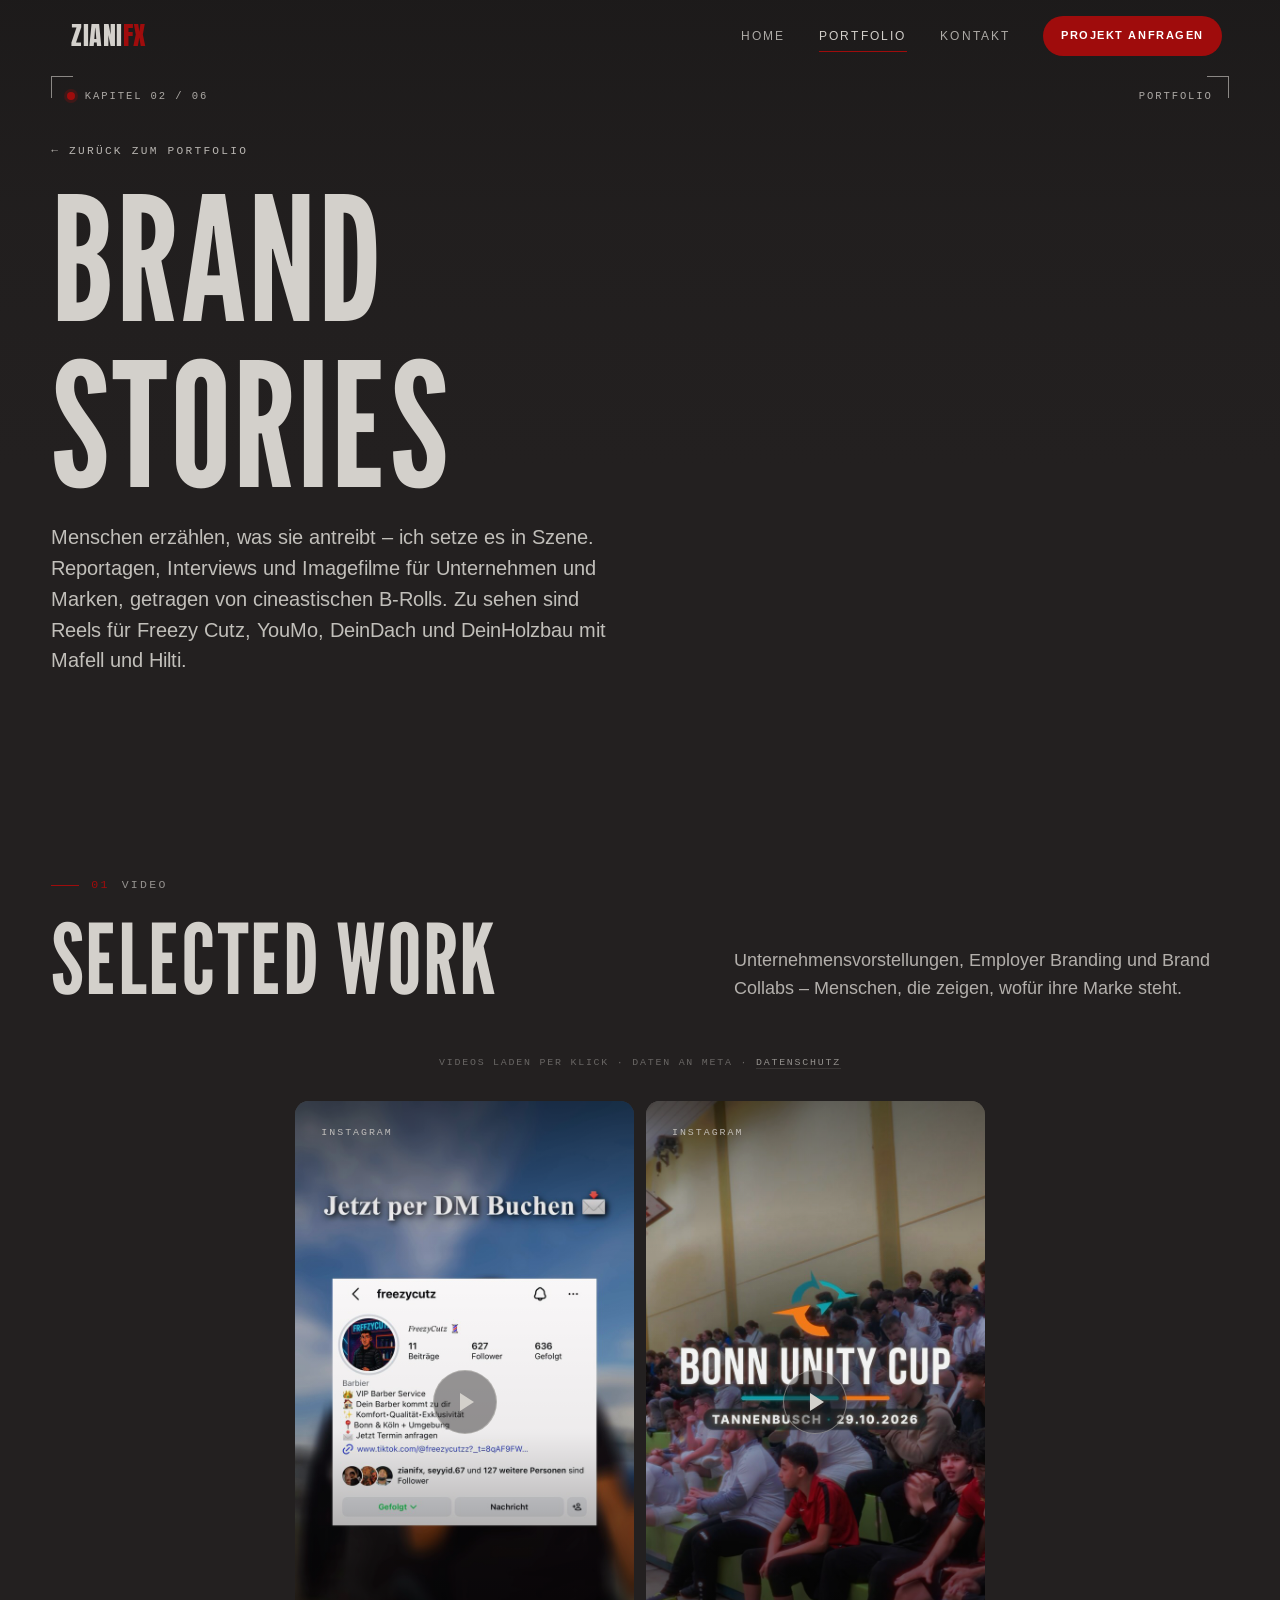
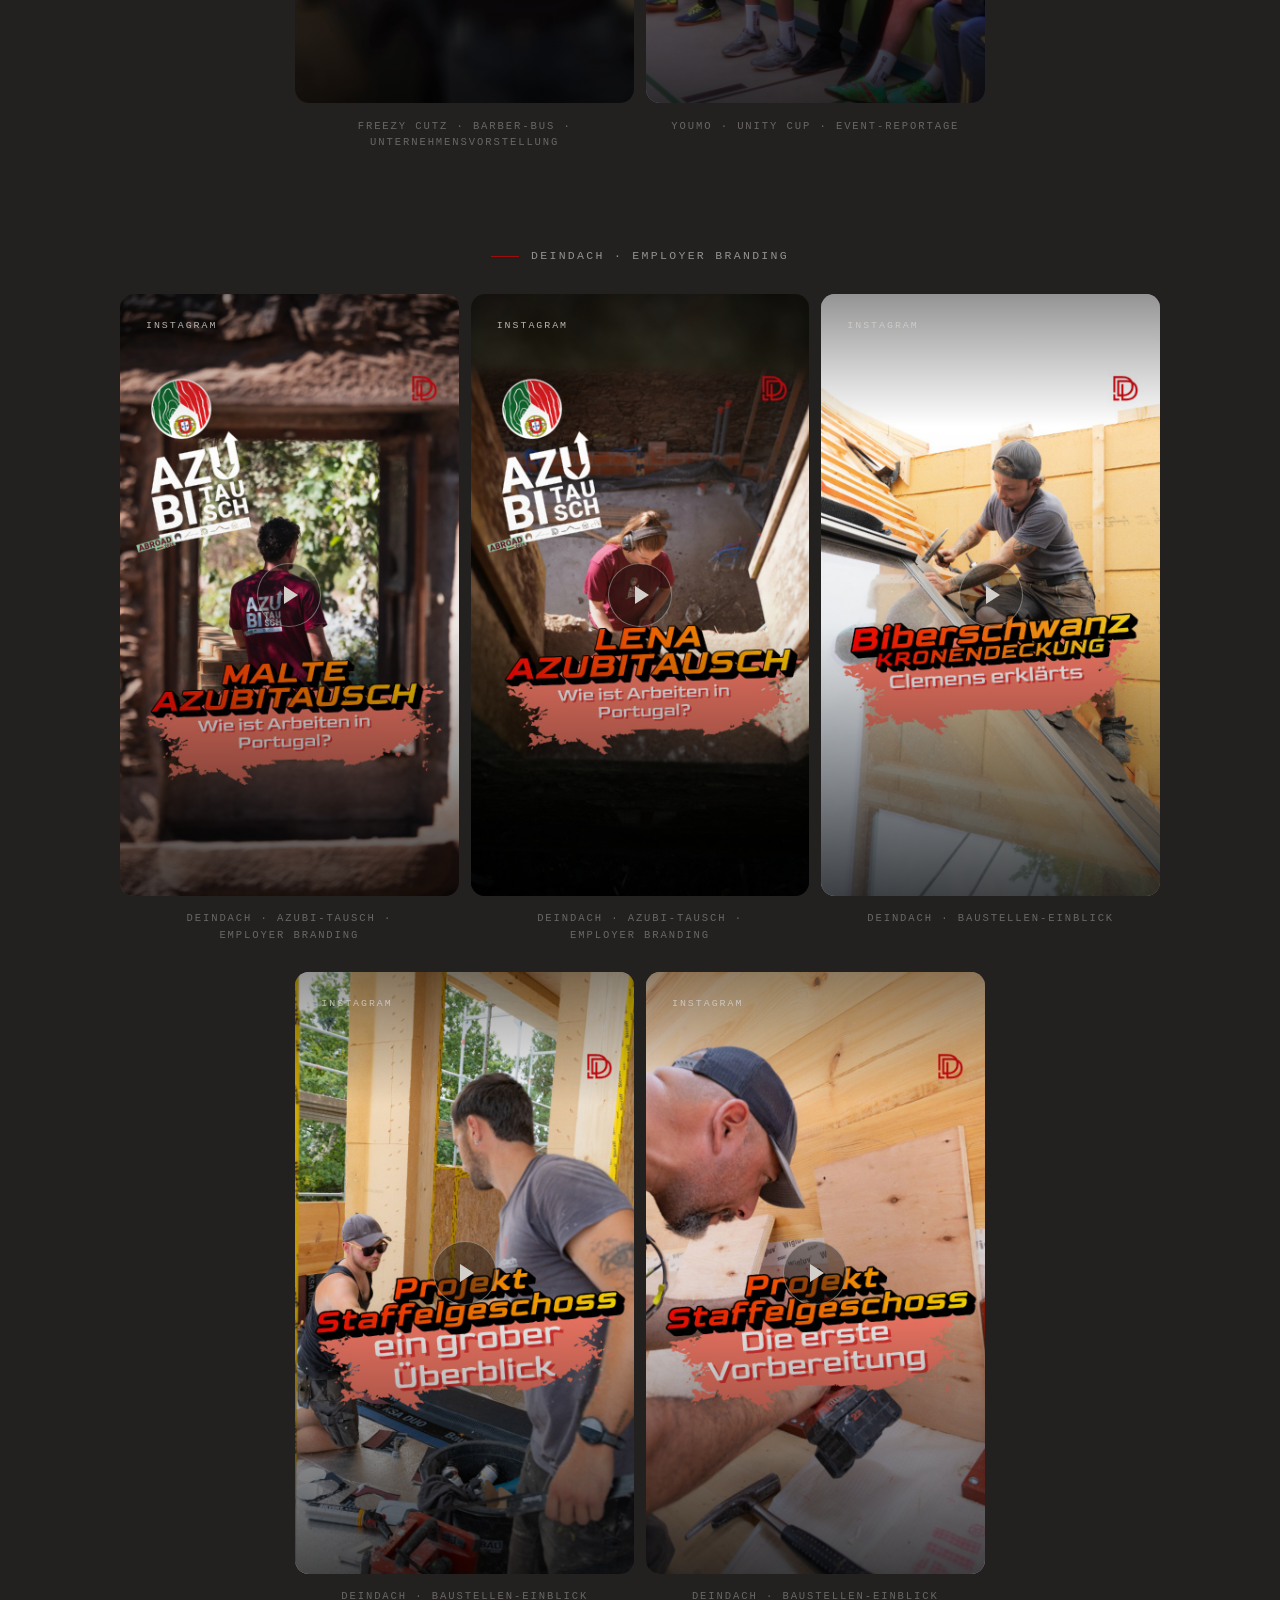
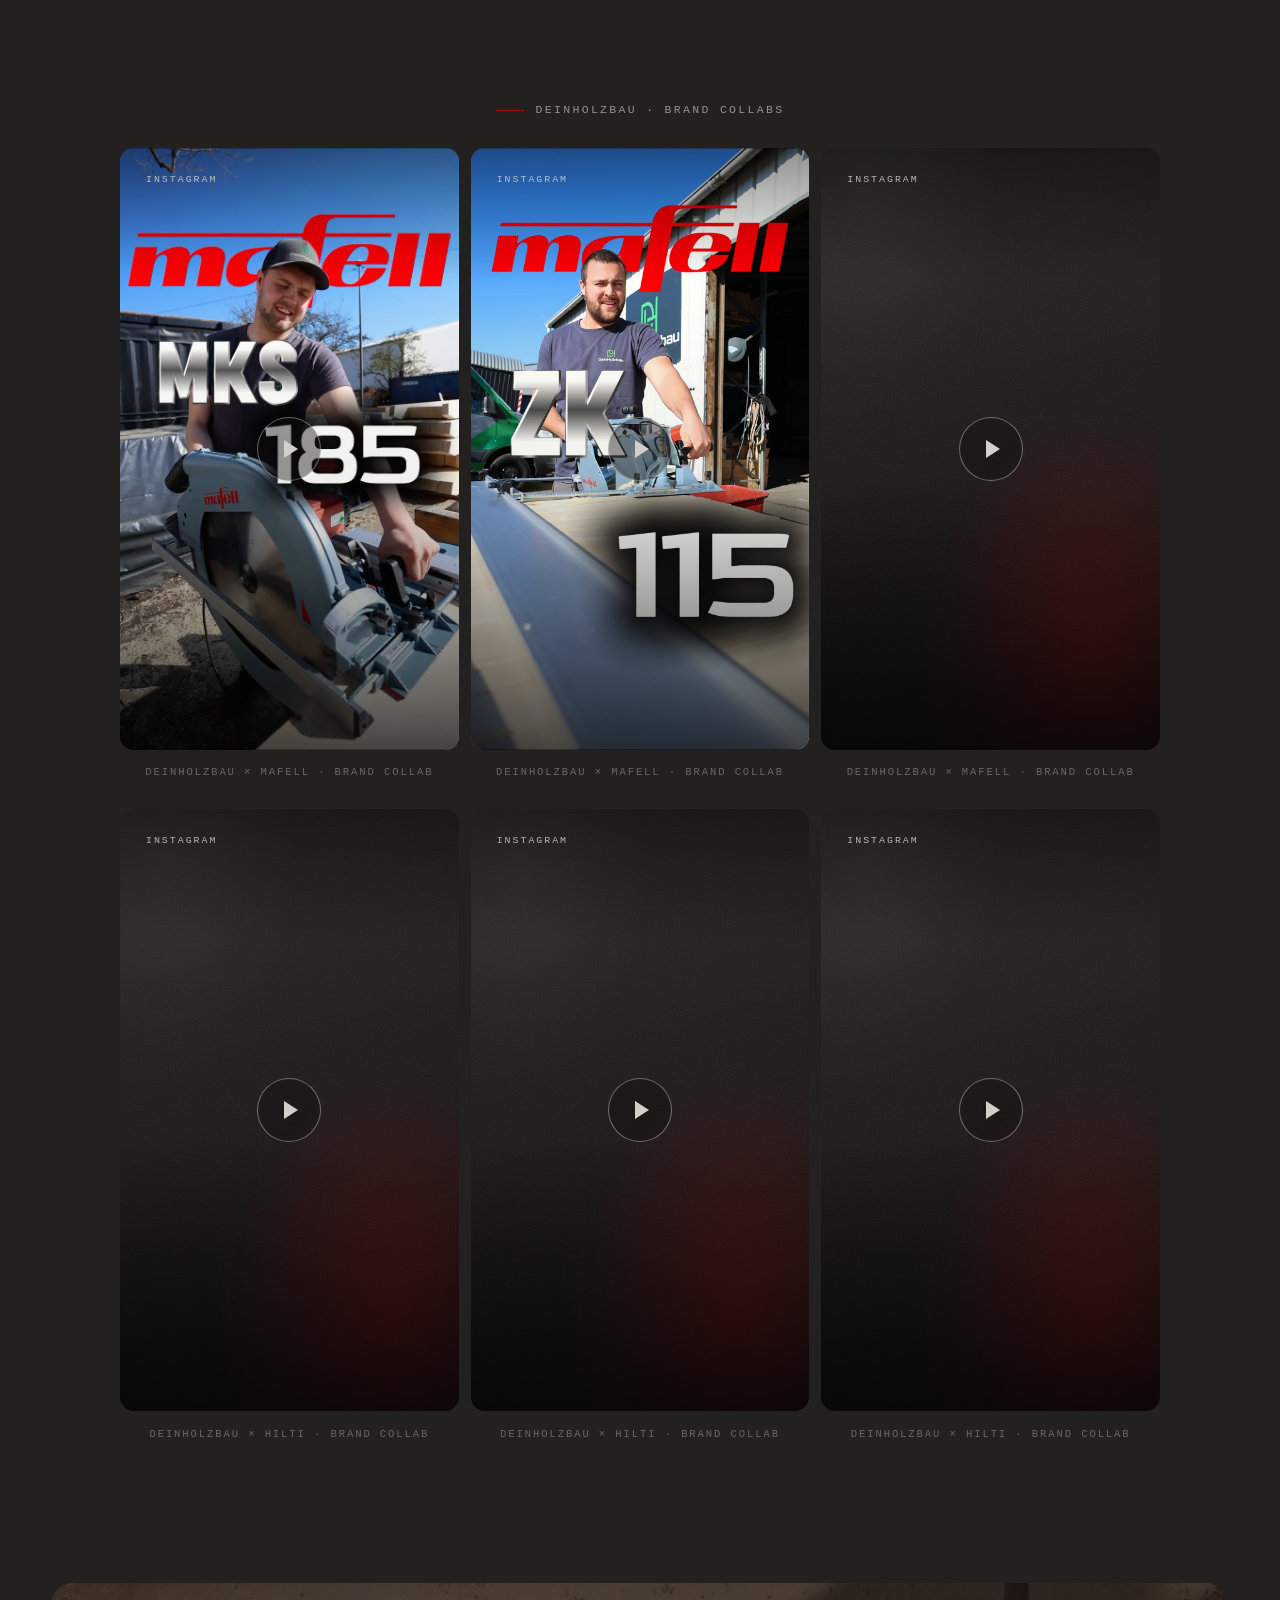
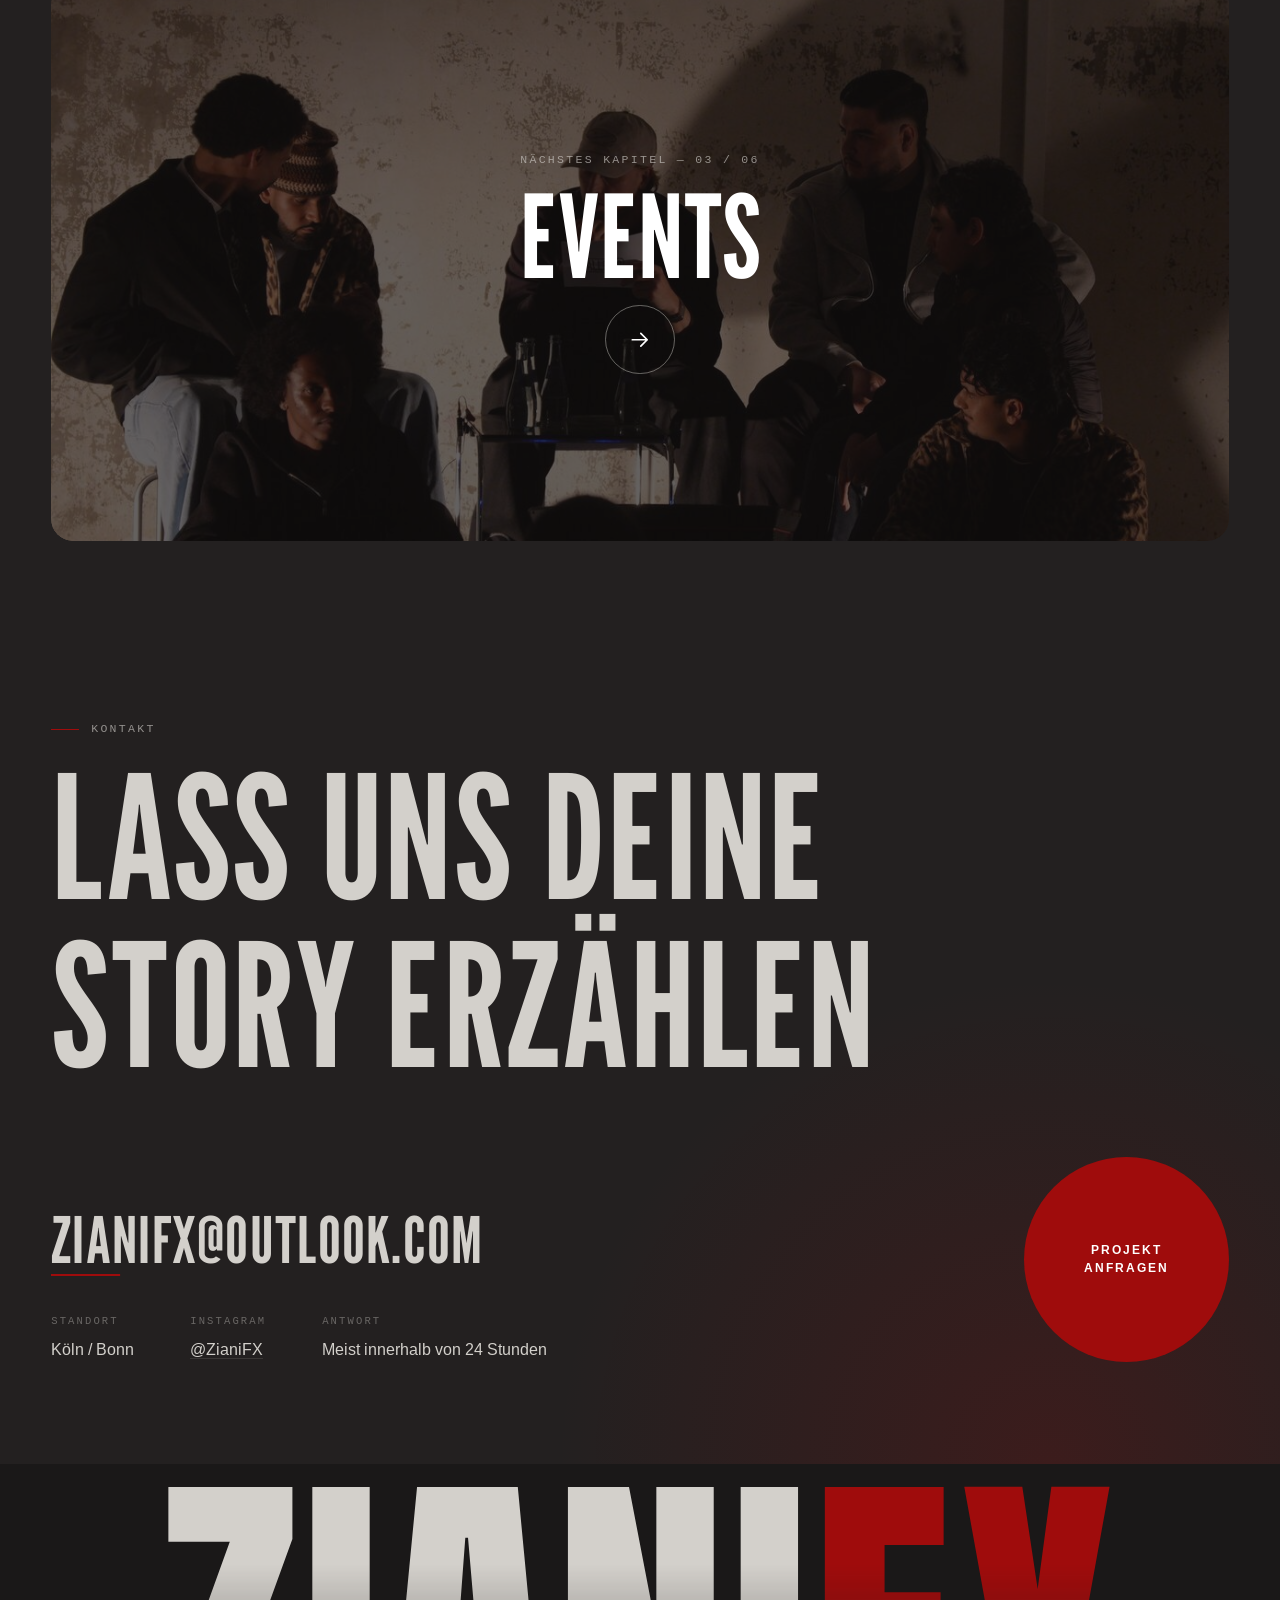
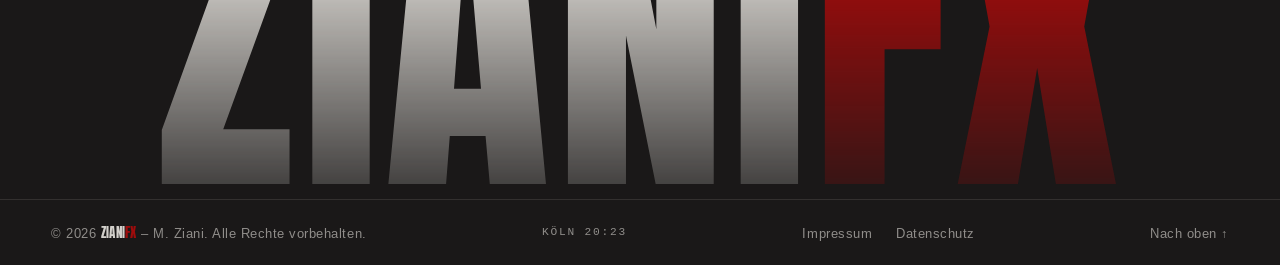
<file: brand-stories.html>
<!DOCTYPE html>
<html lang="de">
<head>
<meta charset="UTF-8" />
<meta name="viewport" content="width=device-width, initial-scale=1.0, viewport-fit=cover" />
<title>Brand Stories: Imagefilme &amp; Interviews | ZIANI FX</title>
<meta name="description" content="Imagefilme, Interviews und Employer-Branding-Videos für Unternehmen und Handwerk, z. B. für Freezy Cutz, YouMo und DeinDach. ZIANI FX, Bonn &amp; Köln." />
<link rel="canonical" href="https://zianifx.de/brand-stories.html">
<meta property="og:type" content="website">
<meta property="og:site_name" content="ZIANI FX">
<meta property="og:locale" content="de_DE">
<meta property="og:title" content="Brand Stories: Imagefilme &amp; Interviews | ZIANI FX">
<meta property="og:description" content="Imagefilme, Interviews und Employer-Branding-Videos für Unternehmen und Handwerk, z. B. für Freezy Cutz, YouMo und DeinDach. ZIANI FX, Bonn &amp; Köln.">
<meta property="og:url" content="https://zianifx.de/brand-stories.html">
<meta property="og:image" content="https://zianifx.de/Images/og/brand-stories.jpg">
<meta property="og:image:width" content="1200">
<meta property="og:image:height" content="630">
<meta property="og:image:alt" content="Zwei Frames aus der Brand Story für Freezy Cutz: Barber bei der Arbeit, Neonlicht im Barber-Bus">
<meta name="twitter:card" content="summary_large_image">
<meta name="theme-color" content="#232020" />
<link rel="icon" href="favicon.ico" sizes="32x32">
<link rel="icon" href="favicon-96x96.png" sizes="96x96" type="image/png">
<link rel="icon" href="favicon.svg" type="image/svg+xml">
<link rel="apple-touch-icon" href="apple-touch-icon.png">

<!-- Boot: reveal states only while JS is active; safety timer shows everything if zfx.js never boots -->
<script>(function(){var d=document.documentElement;d.classList.add('js');try{if(d.hasAttribute('data-intro')&&!sessionStorage.getItem('zfxSeen')&&!matchMedia('(prefers-reduced-motion: reduce)').matches){d.classList.add('intro-on');sessionStorage.setItem('zfxSeen','1')}}catch(e){}setTimeout(function(){d.classList.add('intro-done');if(!window.zfxReady)d.classList.remove('js')},4500)})();</script>

<link rel="preconnect" href="https://fonts.googleapis.com">
<link rel="preconnect" href="https://fonts.gstatic.com" crossorigin>
<link rel="stylesheet" href="https://fonts.googleapis.com/css2?family=Anton&family=League+Gothic&family=Arimo:wght@400;500;600;700&display=swap">
<link rel="preload" as="image" href="Images/Covers/brand-stories-mobile.jpg?v=4" media="(orientation: portrait)" fetchpriority="high">
<link rel="preload" as="image" href="Images/Covers/brand-stories.jpg?v=5" imagesrcset="Images/Covers/brand-stories-1280.jpg?v=5 1280w, Images/Covers/brand-stories.jpg?v=5 2560w" imagesizes="100vw" media="(orientation: landscape)" fetchpriority="high">
<link rel="stylesheet" href="assets/zfx.css?v=14">
<link rel="stylesheet" href="assets/zfx-mobile.css?v=1">
<script src="assets/zfx.js?v=15" defer></script>
<script src="assets/zfx-mobile.js?v=1" defer></script>
<script type="application/ld+json">
{
 "@context": "https://schema.org",
 "@graph": [
  {
   "@type": "WebPage",
   "@id": "https://zianifx.de/brand-stories.html#webpage",
   "url": "https://zianifx.de/brand-stories.html",
   "name": "Brand Stories: Imagefilme & Interviews | ZIANI FX",
   "description": "Imagefilme, Interviews und Employer-Branding-Videos für Unternehmen und Handwerk, z. B. für Freezy Cutz, YouMo und DeinDach. ZIANI FX, Bonn & Köln.",
   "inLanguage": "de-DE",
   "isPartOf": {
    "@id": "https://zianifx.de/#website"
   },
   "primaryImageOfPage": {
    "@type": "ImageObject",
    "url": "https://zianifx.de/Images/og/brand-stories.jpg"
   },
   "breadcrumb": {
    "@id": "https://zianifx.de/brand-stories.html#breadcrumb"
   },
   "mainEntity": {
    "@id": "https://zianifx.de/brand-stories.html#service"
   }
  },
  {
   "@type": "BreadcrumbList",
   "@id": "https://zianifx.de/brand-stories.html#breadcrumb",
   "itemListElement": [
    {
     "@type": "ListItem",
     "position": 1,
     "name": "Start",
     "item": "https://zianifx.de/"
    },
    {
     "@type": "ListItem",
     "position": 2,
     "name": "Brand Stories",
     "item": "https://zianifx.de/brand-stories.html"
    }
   ]
  },
  {
   "@type": "Service",
   "@id": "https://zianifx.de/brand-stories.html#service",
   "name": "Imagefilme, Interviews und Employer Branding",
   "description": "Brand Stories für Unternehmen und Handwerksbetriebe: Imagefilme, Interviews, Employer-Branding-Videos und Brand Collabs.",
   "url": "https://zianifx.de/brand-stories.html",
   "provider": {
    "@id": "https://zianifx.de/#business"
   },
   "areaServed": [
    {
     "@type": "City",
     "name": "Bonn"
    },
    {
     "@type": "City",
     "name": "Köln"
    }
   ]
  }
 ]
}
</script>
</head>
<body class="page-sub page-brand" id="top">

<!-- Header -->
<header class="site-header" id="navbar">
  <div class="header-inner">
    <a href="index.html" class="logo" aria-label="ZIANI FX Home"><span class="ziani">ZIANI</span><span class="fx">FX</span></a>
    <nav class="nav-links" aria-label="Hauptnavigation">
      <a class="nav-link" href="index.html">Home</a>
      <a class="nav-link" href="index.html#portfolio">Portfolio</a>
      <a class="nav-link" href="#kontakt">Kontakt</a>
    </nav>
    <a class="btn btn-solid btn-sm nav-cta" href="mailto:zianifx@outlook.com">Projekt anfragen</a>
    <button class="menu-toggle" type="button" aria-expanded="false" aria-controls="menu" aria-label="Menü öffnen"><span></span><span></span></button>
  </div>
</header>

<!-- Menü (Handy) -->
<div class="menu" id="menu" aria-hidden="true">
  <nav aria-label="Menü">
    <span class="menu-item" style="--i:0"><a class="menu-link" href="index.html"><small>01</small>Home</a></span>
    <span class="menu-item" style="--i:1"><a class="menu-link" href="index.html#portfolio"><small>02</small>Portfolio</a></span>
    <span class="menu-item" style="--i:2">
      <span class="menu-sub">
        <a href="ugc.html">UGC &amp; Ads</a>
        <a href="brand-stories.html">Brand Stories</a>
        <a href="events.html">Events</a>
        <a href="commercial.html">Product &amp; Jewelry</a>
        <a href="interior.html">Hospitality &amp; Interior</a>
        <a href="lifestyle.html">Travel &amp; Films</a>
      </span>
    </span>
    <span class="menu-item" style="--i:3"><a class="menu-link" href="#kontakt"><small>03</small>Kontakt</a></span>
  </nav>
  <div class="menu-foot">
    <a href="mailto:zianifx@outlook.com">zianifx@outlook.com</a>
    <a href="https://instagram.com/zianifx" target="_blank" rel="noopener noreferrer">Instagram @ZianiFX</a>
    <span>Köln / Bonn</span>
  </div>
</div>

<main>

<!-- Kapitel-Cover -->
<section class="page-hero" aria-label="Brand Stories">
  <div class="page-hero-media" aria-hidden="true">
    <picture><source media="(orientation: portrait)" srcset="Images/Covers/brand-stories-mobile.jpg?v=4"><img src="Images/Covers/brand-stories.jpg?v=5" srcset="Images/Covers/brand-stories-1280.jpg?v=5 1280w, Images/Covers/brand-stories.jpg?v=5 2560w" sizes="100vw" alt="Barber bei der Arbeit im Freezy-Cutz-Bus – zwei Frames aus der Brand Story" fetchpriority="high" decoding="async" style="view-transition-name: w-brand;" width="2560" height="1365"></picture>
  </div>
  <div class="hud" aria-hidden="true">
    <i class="tl"></i><i class="tr"></i>
    <span class="h-tl"><span class="rec"></span>Kapitel 02 / 06</span>
    <span class="h-tr hide-s">Portfolio</span>
  </div>
  <div class="wrap">
    <a href="index.html#portfolio" class="back-link">← Zurück zum Portfolio</a>
    <h1 class="page-title"><span class="tr-mask"><span class="tr-line">Brand</span></span><span class="tr-mask"><span class="tr-line">Stories</span></span></h1>
    <p class="page-lead">Menschen erzählen, was sie antreibt – ich setze es in Szene. Reportagen, Interviews und Imagefilme für Unternehmen und Marken, getragen von cineastischen B-Rolls. Zu sehen sind Reels für Freezy Cutz, YouMo, DeinDach und DeinHolzbau mit Mafell und Hilti.</p>
  </div>
</section>

<!--
  VIDEOS: Instagram-Reels wie auf ugc.html – lokales Vorschaubild, Instagram lädt erst nach Klick (Zwei-Klick-Lösung, siehe Datenschutz).
  Zwei Gruppen: Gruppe 1 (Einzelprojekte) und Gruppe 2 (DeinDach). Wo neue Videos hinkommen, steht am Ende jeder Gruppe.
-->
<div class="wrap">
    <section class="subsection" id="videos" aria-label="Brand Stories">
      <header class="sub-head">
        <p class="label zr"><b>01</b> Video</p>
        <h2 class="subsection-heading zr-lines">Selected Work</h2>
        <p class="subsection-text zr">Unternehmensvorstellungen, Employer Branding und Brand Collabs – Menschen, die zeigen, wofür ihre Marke steht.</p>
      </header>
      <p class="video-note zr" id="video-note">Videos&nbsp;laden&nbsp;per&nbsp;Klick&nbsp;· Daten&nbsp;an&nbsp;Meta&nbsp;· <a href="datenschutz.html">Datenschutz</a></p>

      <!-- GRUPPE 1 · Einzelprojekte: eigene Reihe mit genau 2 Videos (mittig) -->
      <div class="reel-grid">
        <div class="reel-item zr">
          <!-- VIDEO 1 · Instagram: Freezy Cutz – Barber-Bus (Unternehmensvorstellung) -->
          <div class="ig-tile" data-ig-url="https://www.instagram.com/reel/Dd4mxkxoCMP/">
            <img class="ig-poster" src="Images/Portfolio/BrandStories/FreezyCutz1.JPG" alt="Vorschaubild des Reels für Freezy Cutz: Instagram-Profil des Barber-Busses" loading="lazy" decoding="async" width="720" height="1280">
            <button type="button" class="ig-load" data-cursor="Play">
              <span class="yt-play" aria-hidden="true"></span>
            </button>
            <span class="ig-status" role="status"><span class="rec" aria-hidden="true"></span>Video wird geladen</span>
            <span class="yt-meta" aria-hidden="true">Instagram</span>
          </div>
          <p class="caption">Freezy&nbsp;Cutz&nbsp;· Barber-Bus&nbsp;· Unternehmensvorstellung</p>
        </div>
        <div class="reel-item zr">
          <!-- VIDEO 2 · Instagram: YouMo – Unity Cup (Event-Reportage) -->
          <div class="ig-tile" data-ig-url="https://www.instagram.com/reel/DfiAg_DqCjC/">
            <img class="ig-poster" src="Images/Portfolio/BrandStories/YouMo1.JPG" alt="Vorschaubild der Event-Reportage vom Bonn Unity Cup in Tannenbusch für YouMo" loading="lazy" decoding="async" width="720" height="1280">
            <button type="button" class="ig-load" data-cursor="Play">
              <span class="yt-play" aria-hidden="true"></span>
            </button>
            <span class="ig-status" role="status"><span class="rec" aria-hidden="true"></span>Video wird geladen</span>
            <span class="yt-meta" aria-hidden="true">Instagram</span>
          </div>
          <p class="caption">YouMo&nbsp;· Unity&nbsp;Cup&nbsp;· Event-Reportage</p>
        </div>
        <!-- WEITERE VIDEOS (GRUPPE 1 · Einzelprojekte) HIER ERGÄNZEN (direkt über dieser Zeile): einen Block von <div class="reel-item zr"> bis zum
             passenden </div> kopieren, dann data-ig-url (Link zum Reel), das Vorschaubild (src der Zeile class="ig-poster",
             Datei in Images/Portfolio/BrandStories/) und den Text in <p class="caption"> anpassen. -->
      </div>

      <!-- GRUPPE 2 · DeinDach: beginnt in neuer Reihe, mit größerem Abstand und dezentem Label (Desktop 3 + 2, mittig) -->
      <p class="label zr" style="justify-content: center; margin: clamp(3.5rem, 8vw, 6rem) 0 clamp(1.25rem, 2.5vw, 1.75rem);">DeinDach&nbsp;· Employer&nbsp;Branding</p>
      <div class="reel-grid">
        <div class="reel-item zr">
          <!-- VIDEO 3 · Instagram: DeinDach – Azubi-Tausch (Employer Branding) -->
          <div class="ig-tile" data-ig-url="https://www.instagram.com/reel/Dej3IozgqTs/">
            <img class="ig-poster" src="Images/Portfolio/BrandStories/DeinDach1.JPG" alt="Vorschaubild „Malte Azubitausch – Wie ist Arbeiten in Portugal?“ für DeinDach" loading="lazy" decoding="async" width="720" height="1280">
            <button type="button" class="ig-load" data-cursor="Play">
              <span class="yt-play" aria-hidden="true"></span>
            </button>
            <span class="ig-status" role="status"><span class="rec" aria-hidden="true"></span>Video wird geladen</span>
            <span class="yt-meta" aria-hidden="true">Instagram</span>
          </div>
          <p class="caption">DeinDach&nbsp;· Azubi-Tausch&nbsp;· Employer&nbsp;Branding</p>
        </div>
        <div class="reel-item zr">
          <!-- VIDEO 4 · Instagram: DeinDach – Azubi-Tausch (Employer Branding) -->
          <div class="ig-tile" data-ig-url="https://www.instagram.com/reel/DecNFIRmjuh/">
            <img class="ig-poster" src="Images/Portfolio/BrandStories/DeinDach2.JPG" alt="Vorschaubild „Lena Azubitausch – Wie ist Arbeiten in Portugal?“ für DeinDach" loading="lazy" decoding="async" width="720" height="1280">
            <button type="button" class="ig-load" data-cursor="Play">
              <span class="yt-play" aria-hidden="true"></span>
            </button>
            <span class="ig-status" role="status"><span class="rec" aria-hidden="true"></span>Video wird geladen</span>
            <span class="yt-meta" aria-hidden="true">Instagram</span>
          </div>
          <p class="caption">DeinDach&nbsp;· Azubi-Tausch&nbsp;· Employer&nbsp;Branding</p>
        </div>
        <div class="reel-item zr">
          <!-- VIDEO 5 · Instagram: DeinDach – Baustellen-Einblick -->
          <div class="ig-tile" data-ig-url="https://www.instagram.com/reel/DcYqFqdm-8K/">
            <img class="ig-poster" src="Images/Portfolio/BrandStories/DeinDach3.JPG" alt="Vorschaubild „Biberschwanz-Kronendeckung – Clemens erklärt’s“ für DeinDach" loading="lazy" decoding="async" width="720" height="1280">
            <button type="button" class="ig-load" data-cursor="Play">
              <span class="yt-play" aria-hidden="true"></span>
            </button>
            <span class="ig-status" role="status"><span class="rec" aria-hidden="true"></span>Video wird geladen</span>
            <span class="yt-meta" aria-hidden="true">Instagram</span>
          </div>
          <p class="caption">DeinDach&nbsp;· Baustellen-Einblick</p>
        </div>
        <div class="reel-item zr">
          <!-- VIDEO 6 · Instagram: DeinDach – Baustellen-Einblick -->
          <div class="ig-tile" data-ig-url="https://www.instagram.com/reel/DbvS2XeDcS_/">
            <img class="ig-poster" src="Images/Portfolio/BrandStories/DeinDach4.JPG" alt="Vorschaubild „Projekt Staffelgeschoss – ein grober Überblick“ für DeinDach" loading="lazy" decoding="async" width="720" height="1280">
            <button type="button" class="ig-load" data-cursor="Play">
              <span class="yt-play" aria-hidden="true"></span>
            </button>
            <span class="ig-status" role="status"><span class="rec" aria-hidden="true"></span>Video wird geladen</span>
            <span class="yt-meta" aria-hidden="true">Instagram</span>
          </div>
          <p class="caption">DeinDach&nbsp;· Baustellen-Einblick</p>
        </div>
        <div class="reel-item zr">
          <!-- VIDEO 7 · Instagram: DeinDach – Baustellen-Einblick -->
          <div class="ig-tile" data-ig-url="https://www.instagram.com/reel/Db3cvyuldZh/">
            <img class="ig-poster" src="Images/Portfolio/BrandStories/DeinDach5.JPG" alt="Vorschaubild „Projekt Staffelgeschoss – die erste Vorbereitung“ für DeinDach" loading="lazy" decoding="async" width="720" height="1280">
            <button type="button" class="ig-load" data-cursor="Play">
              <span class="yt-play" aria-hidden="true"></span>
            </button>
            <span class="ig-status" role="status"><span class="rec" aria-hidden="true"></span>Video wird geladen</span>
            <span class="yt-meta" aria-hidden="true">Instagram</span>
          </div>
          <p class="caption">DeinDach&nbsp;· Baustellen-Einblick</p>
        </div>
        <!-- WEITERE VIDEOS (GRUPPE 2 · DeinDach) HIER ERGÄNZEN (direkt über dieser Zeile): einen Block von <div class="reel-item zr"> bis zum
             passenden </div> kopieren, dann data-ig-url (Link zum Reel), das Vorschaubild (src der Zeile class="ig-poster",
             Datei in Images/Portfolio/BrandStories/) und den Text in <p class="caption"> anpassen. -->
      </div>

      <!-- GRUPPE 3 · DeinHolzbau: eigener Block mit demselben größeren Abstand und Label wie Gruppe 2.
           Reihe 1 nur Mafell, Reihe 2 nur Hilti (je ein eigenes Raster, damit nichts in die andere Reihe rutscht). -->
      <p class="label zr" style="justify-content: center; margin: clamp(3.5rem, 8vw, 6rem) 0 clamp(1.25rem, 2.5vw, 1.75rem);">DeinHolzbau&nbsp;· Brand&nbsp;Collabs</p>
      <div class="reel-grid">
        <div class="reel-item zr">
          <!-- VIDEO 8 · Instagram: DeinHolzbau × Mafell (Brand Collab) -->
          <div class="ig-tile" data-ig-url="https://www.instagram.com/reel/DbGhvN6lGam/">
            <img class="ig-poster" src="Images/Portfolio/BrandStories/DeinHolzbau1.JPG" alt="Vorschaubild der Brand Collab DeinHolzbau × Mafell: Handkreissäge Mafell MKS 185" loading="lazy" decoding="async" width="720" height="1280">
            <button type="button" class="ig-load" data-cursor="Play">
              <span class="yt-play" aria-hidden="true"></span>
            </button>
            <span class="ig-status" role="status"><span class="rec" aria-hidden="true"></span>Video wird geladen</span>
            <span class="yt-meta" aria-hidden="true">Instagram</span>
          </div>
          <p class="caption">DeinHolzbau&nbsp;×&nbsp;Mafell&nbsp;· Brand&nbsp;Collab</p>
        </div>
        <div class="reel-item zr">
          <!-- VIDEO 9 · Instagram: DeinHolzbau × Mafell (Brand Collab) -->
          <div class="ig-tile" data-ig-url="https://www.instagram.com/reel/DbV7bTOFHhf/">
            <img class="ig-poster" src="Images/Portfolio/BrandStories/DeinHolzbau2.JPG" alt="Vorschaubild der Brand Collab DeinHolzbau × Mafell: Mafell ZK 115" loading="lazy" decoding="async" width="1080" height="1920">
            <button type="button" class="ig-load" data-cursor="Play">
              <span class="yt-play" aria-hidden="true"></span>
            </button>
            <span class="ig-status" role="status"><span class="rec" aria-hidden="true"></span>Video wird geladen</span>
            <span class="yt-meta" aria-hidden="true">Instagram</span>
          </div>
          <p class="caption">DeinHolzbau&nbsp;×&nbsp;Mafell&nbsp;· Brand&nbsp;Collab</p>
        </div>
        <div class="reel-item zr">
          <!-- VIDEO 10 · Instagram: DeinHolzbau × Mafell (Brand Collab) -->
          <div class="ig-tile" data-ig-url="https://www.instagram.com/reel/Dbn8tnigelC/">
            <img class="ig-poster" src="Images/Portfolio/BrandStories/DeinHolzbau3.JPG" alt="Vorschaubild der Brand Collab DeinHolzbau × Mafell: Zimmerer mit Werkzeug auf dem Hof" loading="lazy" decoding="async" width="640" height="1136">
            <button type="button" class="ig-load" data-cursor="Play">
              <span class="yt-play" aria-hidden="true"></span>
            </button>
            <span class="ig-status" role="status"><span class="rec" aria-hidden="true"></span>Video wird geladen</span>
            <span class="yt-meta" aria-hidden="true">Instagram</span>
          </div>
          <p class="caption">DeinHolzbau&nbsp;×&nbsp;Mafell&nbsp;· Brand&nbsp;Collab</p>
        </div>
      </div>
      <div class="reel-grid" style="margin-top: 1.75rem;">
        <div class="reel-item zr">
          <!-- VIDEO 11 · Instagram: DeinHolzbau × Hilti (Brand Collab) -->
          <div class="ig-tile" data-ig-url="https://www.instagram.com/reel/Db_LLuNAtiu/">
            <img class="ig-poster" src="Images/Portfolio/BrandStories/DeinHolzbau4.JPG" alt="Vorschaubild „Projekt neue Etage – Was haben wir geplant?“, DeinHolzbau × Hilti" loading="lazy" decoding="async" width="1080" height="1920">
            <button type="button" class="ig-load" data-cursor="Play">
              <span class="yt-play" aria-hidden="true"></span>
            </button>
            <span class="ig-status" role="status"><span class="rec" aria-hidden="true"></span>Video wird geladen</span>
            <span class="yt-meta" aria-hidden="true">Instagram</span>
          </div>
          <p class="caption">DeinHolzbau&nbsp;×&nbsp;Hilti&nbsp;· Brand&nbsp;Collab</p>
        </div>
        <div class="reel-item zr">
          <!-- VIDEO 12 · Instagram: DeinHolzbau × Hilti (Brand Collab) -->
          <div class="ig-tile" data-ig-url="https://www.instagram.com/reel/DcEUrADjWvH/">
            <img class="ig-poster" src="Images/Portfolio/BrandStories/DeinHolzbau5.JPG" alt="Vorschaubild „Projekt neue Etage – Schwerlastanker einmessen“, DeinHolzbau × Hilti" loading="lazy" decoding="async" width="1080" height="1920">
            <button type="button" class="ig-load" data-cursor="Play">
              <span class="yt-play" aria-hidden="true"></span>
            </button>
            <span class="ig-status" role="status"><span class="rec" aria-hidden="true"></span>Video wird geladen</span>
            <span class="yt-meta" aria-hidden="true">Instagram</span>
          </div>
          <p class="caption">DeinHolzbau&nbsp;×&nbsp;Hilti&nbsp;· Brand&nbsp;Collab</p>
        </div>
        <div class="reel-item zr">
          <!-- VIDEO 13 · Instagram: DeinHolzbau × Hilti (Brand Collab) -->
          <div class="ig-tile" data-ig-url="https://www.instagram.com/reel/DcJXZo1gN-B/">
            <img class="ig-poster" src="Images/Portfolio/BrandStories/DeinHolzbau6.JPG" alt="Vorschaubild „Projekt neue Etage – Die Wände werden eingesetzt“, DeinHolzbau × Hilti" loading="lazy" decoding="async" width="1080" height="1920">
            <button type="button" class="ig-load" data-cursor="Play">
              <span class="yt-play" aria-hidden="true"></span>
            </button>
            <span class="ig-status" role="status"><span class="rec" aria-hidden="true"></span>Video wird geladen</span>
            <span class="yt-meta" aria-hidden="true">Instagram</span>
          </div>
          <p class="caption">DeinHolzbau&nbsp;×&nbsp;Hilti&nbsp;· Brand&nbsp;Collab</p>
        </div>
        <!-- WEITERE VIDEOS (GRUPPE 3 · DeinHolzbau) HIER ERGÄNZEN: einen Block von <div class="reel-item zr"> bis zum
             passenden </div> kopieren (in dieses Raster oder ein neues <div class="reel-grid" style="margin-top: 1.75rem;"> darunter
             für eine neue Kooperations-Reihe), dann data-ig-url, das Vorschaubild (Images/Portfolio/BrandStories/) und
             den Text in <p class="caption"> anpassen. -->
      </div>
    </section>
</div>

<!-- Nächstes Kapitel -->
<a class="next zr" href="events.html" data-cursor="Weiter" aria-label="Nächstes Kapitel: Events">
  <img src="Images/Portfolio/Events/Stuttgart1.JPG" srcset="Images/Portfolio/Events/Stuttgart1-1280.jpg 1280w, Images/Portfolio/Events/Stuttgart1.JPG 2560w" sizes="(min-width: 1400px) 1360px, 100vw" alt="Podiumsgespräch bei einer Filmvorführung – Eventfotografie" loading="lazy" decoding="async" style="view-transition-name: w-events;" width="2560" height="1707">
  <span class="next-body">
    <span class="label">Nächstes Kapitel — 03 / 06</span>
    <span class="next-title">Events</span>
    <span class="go" aria-hidden="true"><svg viewBox="0 0 24 24" fill="none" stroke="currentColor" stroke-width="1.6" stroke-linecap="round" stroke-linejoin="round"><path d="M5 12h14M13 6l6 6-6 6"/></svg></span>
  </span>
</a>

</main>

<!-- Kontakt -->
<section id="kontakt" class="finale" aria-label="Kontakt">
  <div class="wrap">
    <p class="label zr">Kontakt</p>
    <h2 class="display finale-title zr-lines">Lass uns deine<br>Story erzählen</h2>
    <div class="finale-grid">
      <div>
        <a class="mail-link zr" href="mailto:zianifx@outlook.com">zianifx@outlook.com</a>
        <dl class="contact-list zr">
          <div><dt>Standort</dt><dd>Köln / Bonn</dd></div>
          <div><dt>Instagram</dt><dd><a href="https://instagram.com/zianifx" target="_blank" rel="noopener noreferrer">@ZianiFX</a></dd></div>
          <div><dt>Antwort</dt><dd>Meist innerhalb von 24 Stunden</dd></div>
        </dl>
      </div>
      <a href="mailto:zianifx@outlook.com" class="orb zr" data-magnetic>Projekt<br>anfragen</a>
    </div>
  </div>
</section>

<!-- Footer -->
<footer class="site-footer">
  <div class="footer-mark" aria-hidden="true"><span class="ziani">ZIANI</span><span class="fx">FX</span></div>
  <div class="wrap footer-bar">
    <span>© <span data-year>2026</span> <span class="ziani">ZIANI</span><span class="fx">FX</span> – M. Ziani. Alle Rechte vorbehalten.</span>
    <span class="footer-clock">Köln <span data-clock>--:--</span></span>
    <nav aria-label="Rechtliches"><a href="impressum.html">Impressum</a><a href="datenschutz.html">Datenschutz</a></nav>
    <a href="#top">Nach oben ↑</a>
  </div>
</footer>

<!-- Lightbox -->
<div id="lightbox" class="lightbox" aria-hidden="true" role="dialog" aria-label="Bildvorschau">
  <button type="button" class="round-btn lightbox-prev" aria-label="Vorheriges Bild">&#8592;</button>
  <img class="lightbox-img" alt="" decoding="async">
  <button type="button" class="round-btn lightbox-next" aria-label="Nächstes Bild">&#8594;</button>
  <button type="button" class="round-btn lightbox-close" aria-label="Schließen">&#10005;</button>
</div>

</body>
</html>
</file>
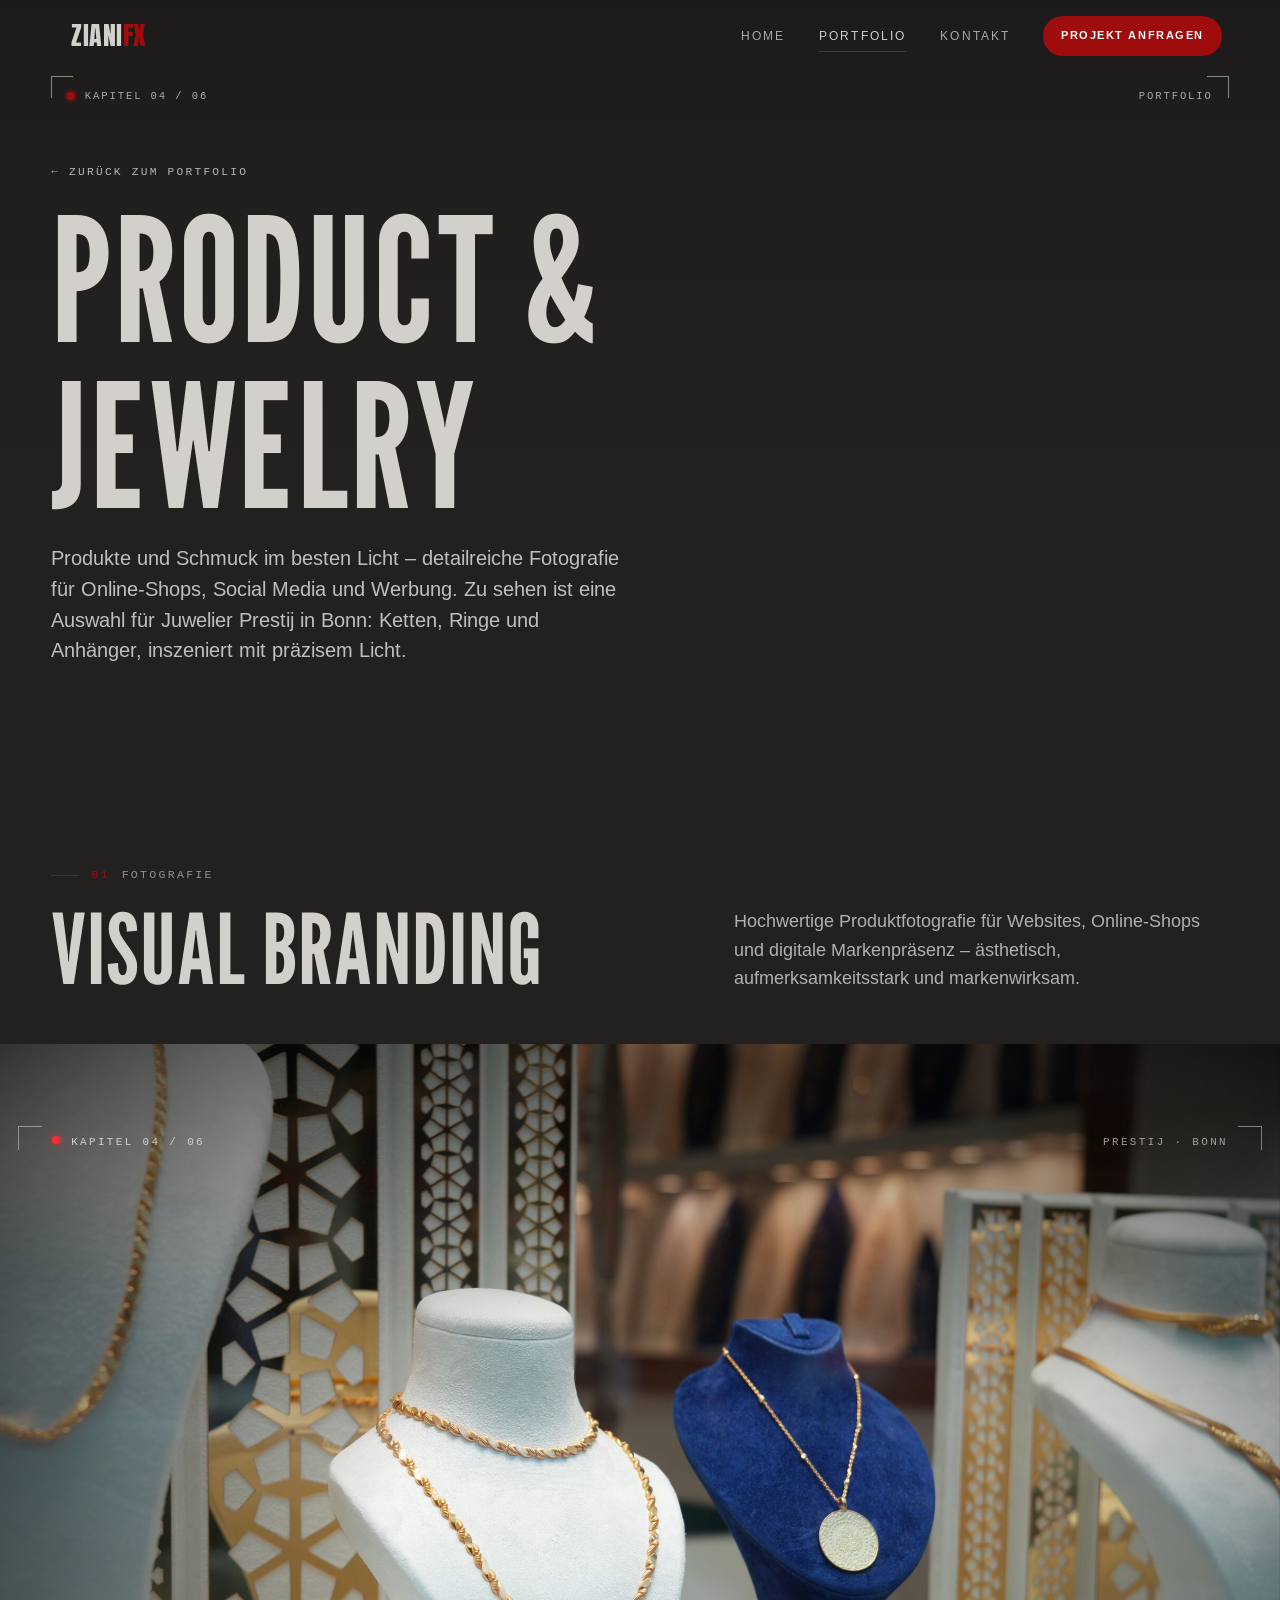
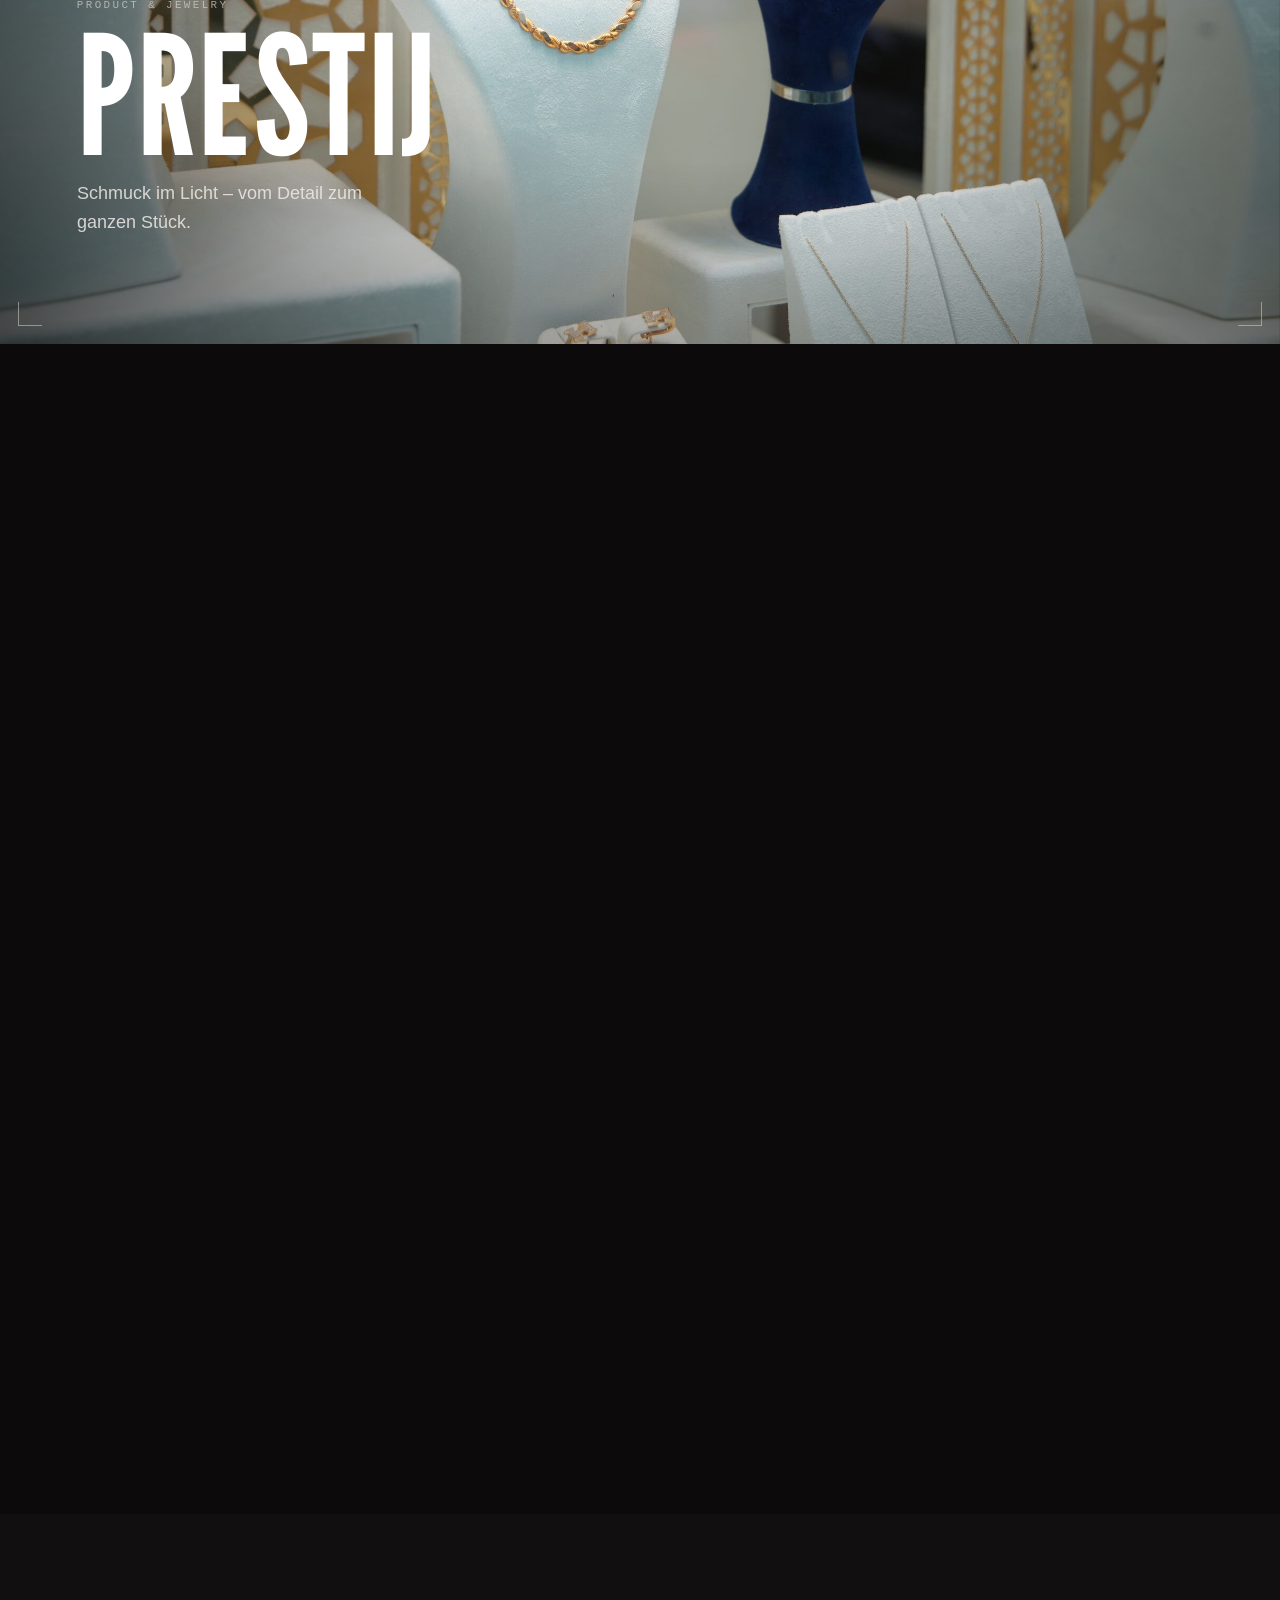
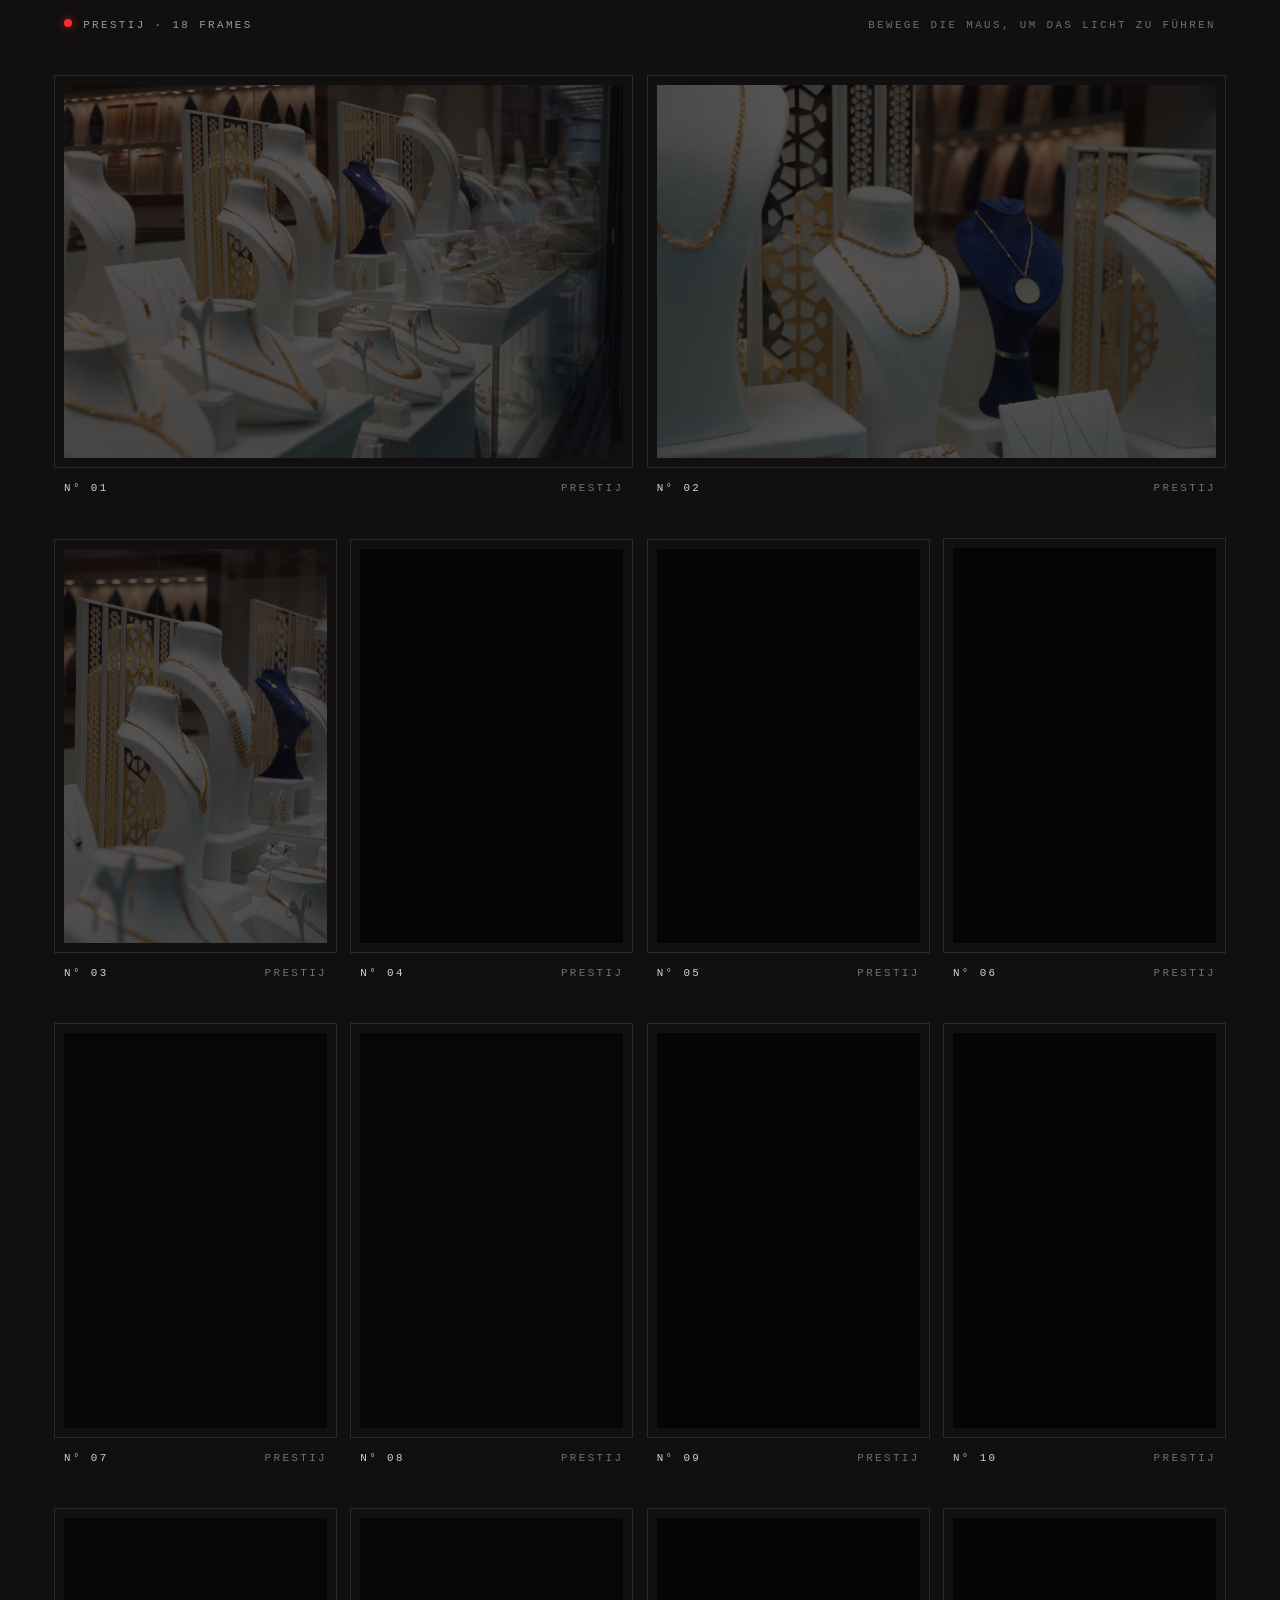
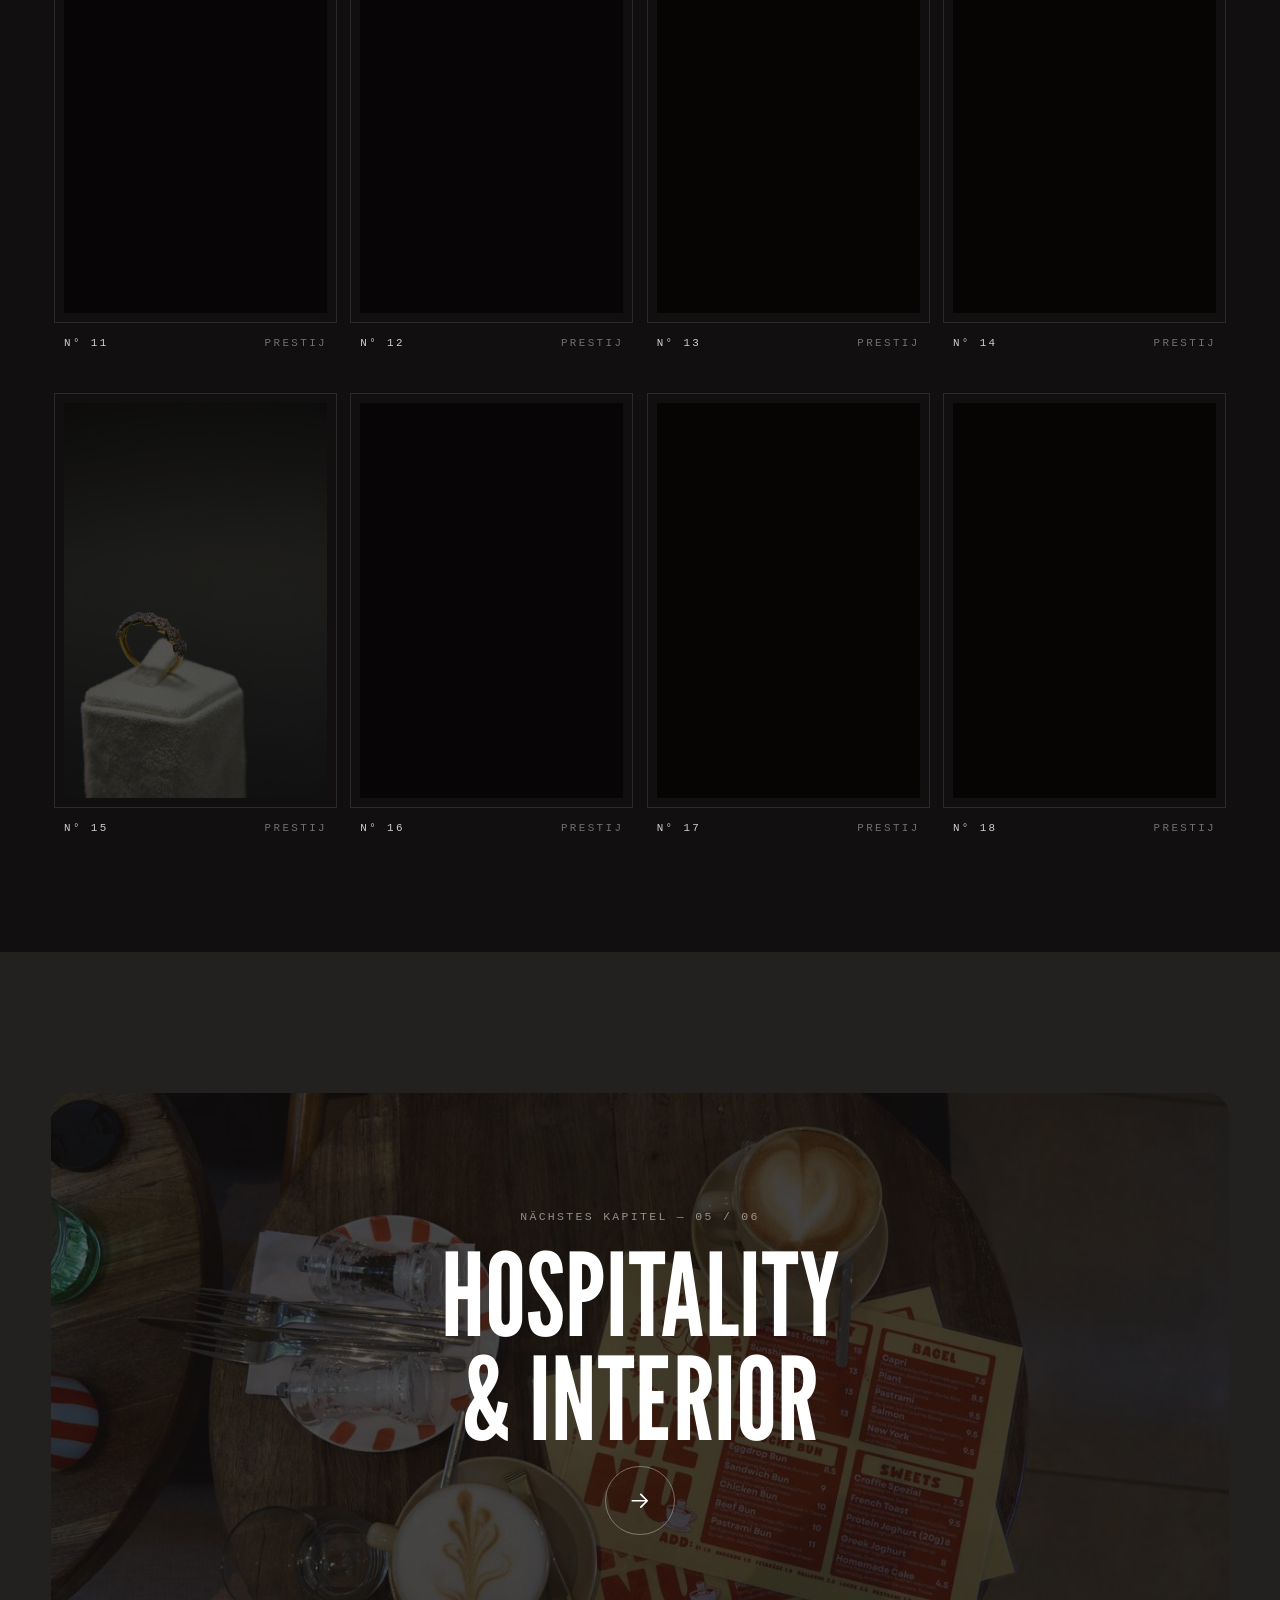
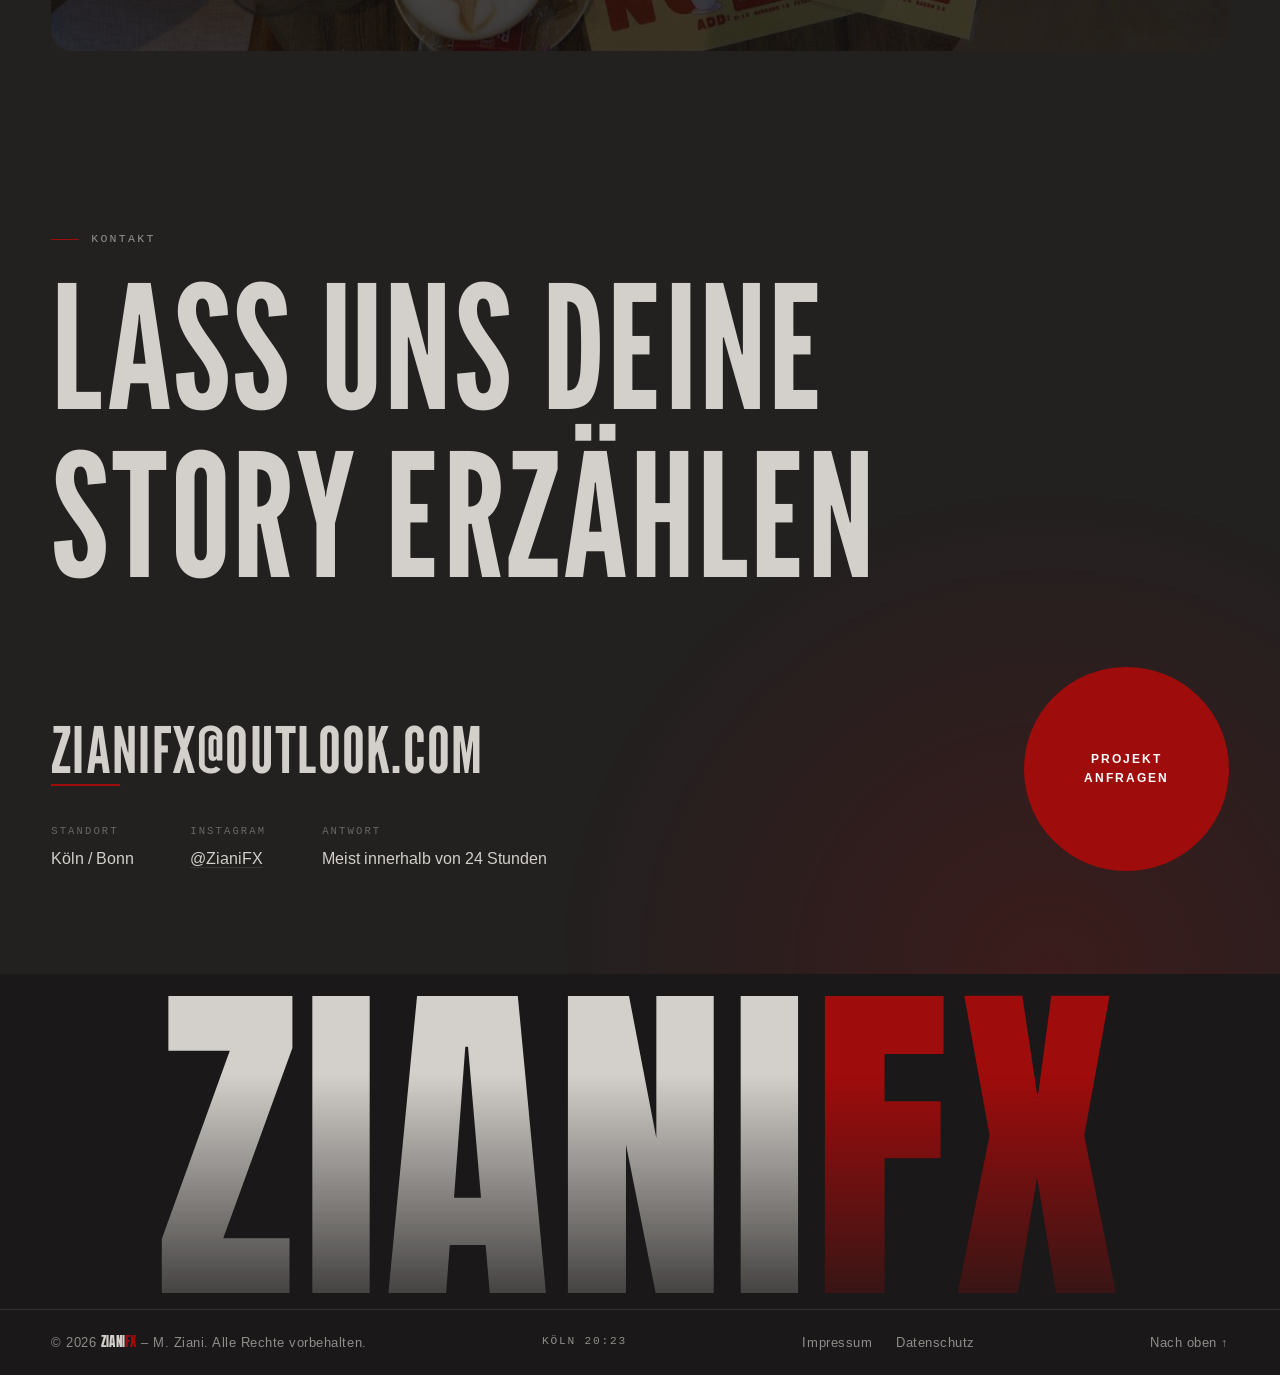
<file: commercial.html>
<!DOCTYPE html>
<html lang="de">
<head>
<meta charset="UTF-8" />
<meta name="viewport" content="width=device-width, initial-scale=1.0, viewport-fit=cover" />
<title>Produkt- &amp; Schmuckfotografie | ZIANI FX, Bonn</title>
<meta name="description" content="Produkt- und Schmuckfotografie für Juweliere und Marken, z. B. für Juwelier Prestij in Bonn. Fotos für Website, Social Media und Werbung." />
<link rel="canonical" href="https://zianifx.de/commercial.html">
<meta property="og:type" content="website">
<meta property="og:site_name" content="ZIANI FX">
<meta property="og:locale" content="de_DE">
<meta property="og:title" content="Produkt- &amp; Schmuckfotografie | ZIANI FX, Bonn">
<meta property="og:description" content="Produkt- und Schmuckfotografie für Juweliere und Marken, z. B. für Juwelier Prestij in Bonn. Fotos für Website, Social Media und Werbung.">
<meta property="og:url" content="https://zianifx.de/commercial.html">
<meta property="og:image" content="https://zianifx.de/Images/og/commercial.jpg">
<meta property="og:image:width" content="1200">
<meta property="og:image:height" content="630">
<meta property="og:image:alt" content="Schmuckvitrine von Juwelier Prestij in Bonn mit Goldketten auf Büsten">
<meta name="twitter:card" content="summary_large_image">
<meta name="theme-color" content="#232020" />
<link rel="icon" href="favicon.ico" sizes="32x32">
<link rel="icon" href="favicon-96x96.png" sizes="96x96" type="image/png">
<link rel="icon" href="favicon.svg" type="image/svg+xml">
<link rel="apple-touch-icon" href="apple-touch-icon.png">

<!-- Boot: reveal states only while JS is active; safety timer shows everything if zfx.js never boots -->
<script>(function(){var d=document.documentElement;d.classList.add('js');try{if(d.hasAttribute('data-intro')&&!sessionStorage.getItem('zfxSeen')&&!matchMedia('(prefers-reduced-motion: reduce)').matches){d.classList.add('intro-on');sessionStorage.setItem('zfxSeen','1')}}catch(e){}setTimeout(function(){d.classList.add('intro-done');if(!window.zfxReady)d.classList.remove('js')},4500)})();</script>

<link rel="preconnect" href="https://fonts.googleapis.com">
<link rel="preconnect" href="https://fonts.gstatic.com" crossorigin>
<link rel="stylesheet" href="https://fonts.googleapis.com/css2?family=Anton&family=League+Gothic&family=Arimo:wght@400;500;600;700&display=swap">
<link rel="preload" as="image" href="Images/Portfolio/Product/Prestij1.JPG" imagesrcset="Images/Portfolio/Product/Prestij1-1280.jpg 1280w, Images/Portfolio/Product/Prestij1.JPG 2560w" imagesizes="100vw" fetchpriority="high">
<link rel="stylesheet" href="assets/zfx.css?v=14">
<link rel="stylesheet" href="assets/zfx-scenes.css?v=2">
<link rel="stylesheet" href="assets/zfx-mobile.css?v=1">
<script src="assets/zfx.js?v=15" defer></script>
<script src="assets/zfx-scenes.js?v=2" defer></script>
<script src="assets/zfx-mobile.js?v=1" defer></script>
<script type="application/ld+json">
{
 "@context": "https://schema.org",
 "@graph": [
  {
   "@type": "WebPage",
   "@id": "https://zianifx.de/commercial.html#webpage",
   "url": "https://zianifx.de/commercial.html",
   "name": "Produkt- & Schmuckfotografie | ZIANI FX, Bonn",
   "description": "Produkt- und Schmuckfotografie für Juweliere und Marken, z. B. für Juwelier Prestij in Bonn. Fotos für Website, Social Media und Werbung.",
   "inLanguage": "de-DE",
   "isPartOf": {
    "@id": "https://zianifx.de/#website"
   },
   "primaryImageOfPage": {
    "@type": "ImageObject",
    "url": "https://zianifx.de/Images/og/commercial.jpg"
   },
   "breadcrumb": {
    "@id": "https://zianifx.de/commercial.html#breadcrumb"
   },
   "mainEntity": {
    "@id": "https://zianifx.de/commercial.html#service"
   }
  },
  {
   "@type": "BreadcrumbList",
   "@id": "https://zianifx.de/commercial.html#breadcrumb",
   "itemListElement": [
    {
     "@type": "ListItem",
     "position": 1,
     "name": "Start",
     "item": "https://zianifx.de/"
    },
    {
     "@type": "ListItem",
     "position": 2,
     "name": "Product & Jewelry",
     "item": "https://zianifx.de/commercial.html"
    }
   ]
  },
  {
   "@type": "Service",
   "@id": "https://zianifx.de/commercial.html#service",
   "name": "Produkt- und Schmuckfotografie",
   "description": "Produkt- und Schmuckfotografie mit präzisem Licht für Online-Shops, Websites, Social Media und Werbung.",
   "url": "https://zianifx.de/commercial.html",
   "provider": {
    "@id": "https://zianifx.de/#business"
   },
   "areaServed": [
    {
     "@type": "City",
     "name": "Bonn"
    },
    {
     "@type": "City",
     "name": "Köln"
    }
   ]
  }
 ]
}
</script>
</head>
<body class="page-sub page-commercial" id="top">

<!-- Header -->
<header class="site-header" id="navbar">
  <div class="header-inner">
    <a href="index.html" class="logo" aria-label="ZIANI FX Home"><span class="ziani">ZIANI</span><span class="fx">FX</span></a>
    <nav class="nav-links" aria-label="Hauptnavigation">
      <a class="nav-link" href="index.html">Home</a>
      <a class="nav-link" href="index.html#portfolio">Portfolio</a>
      <a class="nav-link" href="#kontakt">Kontakt</a>
    </nav>
    <a class="btn btn-solid btn-sm nav-cta" href="mailto:zianifx@outlook.com">Projekt anfragen</a>
    <button class="menu-toggle" type="button" aria-expanded="false" aria-controls="menu" aria-label="Menü öffnen"><span></span><span></span></button>
  </div>
</header>

<!-- Menü (Handy) -->
<div class="menu" id="menu" aria-hidden="true">
  <nav aria-label="Menü">
    <span class="menu-item" style="--i:0"><a class="menu-link" href="index.html"><small>01</small>Home</a></span>
    <span class="menu-item" style="--i:1"><a class="menu-link" href="index.html#portfolio"><small>02</small>Portfolio</a></span>
    <span class="menu-item" style="--i:2">
      <span class="menu-sub">
        <a href="ugc.html">UGC &amp; Ads</a>
        <a href="brand-stories.html">Brand Stories</a>
        <a href="events.html">Events</a>
        <a href="commercial.html">Product &amp; Jewelry</a>
        <a href="interior.html">Hospitality &amp; Interior</a>
        <a href="lifestyle.html">Travel &amp; Films</a>
      </span>
    </span>
    <span class="menu-item" style="--i:3"><a class="menu-link" href="#kontakt"><small>03</small>Kontakt</a></span>
  </nav>
  <div class="menu-foot">
    <a href="mailto:zianifx@outlook.com">zianifx@outlook.com</a>
    <a href="https://instagram.com/zianifx" target="_blank" rel="noopener noreferrer">Instagram @ZianiFX</a>
    <span>Köln / Bonn</span>
  </div>
</div>

<main>

<!-- Kapitel-Cover -->
<section class="page-hero" aria-label="Product & Jewelry">
  <div class="page-hero-media" aria-hidden="true">
    <img src="Images/Portfolio/Product/Prestij1.JPG" srcset="Images/Portfolio/Product/Prestij1-1280.jpg 1280w, Images/Portfolio/Product/Prestij1.JPG 2560w" sizes="100vw" alt="Schmuckvitrine von Juwelier Prestij in Bonn mit Goldketten auf weißen Büsten" fetchpriority="high" decoding="async" style="view-transition-name: w-commercial;" width="2560" height="1707">
  </div>
  <div class="hud" aria-hidden="true">
    <i class="tl"></i><i class="tr"></i>
    <span class="h-tl"><span class="rec"></span>Kapitel 04 / 06</span>
    <span class="h-tr hide-s">Portfolio</span>
  </div>
  <div class="wrap">
    <a href="index.html#portfolio" class="back-link">← Zurück zum Portfolio</a>
    <h1 class="page-title"><span class="tr-mask"><span class="tr-line">Product &amp;</span></span><span class="tr-mask"><span class="tr-line">Jewelry</span></span></h1>
    <p class="page-lead">Produkte und Schmuck im besten Licht – detailreiche Fotografie für Online-Shops, Social Media und Werbung. Zu sehen ist eine Auswahl für Juwelier Prestij in Bonn: Ketten, Ringe und Anhänger, inszeniert mit präzisem Licht.</p>
  </div>
</section>

<div class="wrap">
    <section class="subsection" id="visual-branding" aria-label="Visual Branding">
      <header class="sub-head">
        <p class="label zr"><b>01</b> Fotografie</p>
        <h2 class="subsection-heading zr-lines">Visual Branding</h2>
        <p class="subsection-text zr">Hochwertige Produktfotografie für Websites, Online-Shops und digitale Markenpräsenz – ästhetisch, aufmerksamkeitsstark und markenwirksam.</p>
      </header>
      <!--
        DIE NACHTVITRINE (assets/zfx-scenes.css + assets/zfx-scenes.js). Alles steht im JSON-Block unten:
        - "macro": Foto des Makro-Einstiegs, "focus" = Punkt, auf den hineingezoomt wird (object-position und Zoom-Mittelpunkt).
        - "rows": die Vitrinenwand, Reihe für Reihe. Ein Foto = { "f": Dateiname, "w": Breite, "h": Höhe }.
          Die Vitrinennummern (N° 01 …) und der Zähler in der Detailansicht folgen dieser Reihenfolge.
      -->
      <div class="zs-vitrine zs-bleed" data-zs="vitrine" aria-label="Prestij – Die Nachtvitrine">
        <script type="application/json" class="zs-data">
{
  "base": "Images/Portfolio/Product/",
  "name": "Prestij",
  "macro": { "f": "Prestij2.JPG", "focus": "66% 55%", "alt": "Goldketten und ein Münz-Anhänger auf Schmuckbüsten in der Vitrine von Juwelier Prestij", "kicker": "Kapitel 04 / 06", "place": "Prestij · Bonn", "label": "Product & Jewelry", "title": "Prestij", "line": "Schmuck im Licht – vom Detail zum ganzen Stück." },
  "hint": "Bewege die Maus, um das Licht zu führen",
  "rows": [
    [
      { "f": "Prestij1.JPG", "w": 2560, "h": 1707, "alt": "Schmuckvitrine von Juwelier Prestij in Bonn mit Goldketten auf weißen Büsten" },
      { "f": "Prestij2.JPG", "w": 2560, "h": 1707, "alt": "Goldketten auf weißen und blauen Samtbüsten in der Vitrine von Juwelier Prestij" }
    ],
    [
      { "f": "Prestij3.JPG", "w": 1707, "h": 2560, "alt": "Vitrine mit Goldketten auf Büsten, Blick in die Tiefe – Juwelier Prestij" },
      { "f": "Prestij4.JPG", "w": 1707, "h": 2560, "alt": "Blick über die Schmuckvitrine mit Ketten und Ringen bei Juwelier Prestij" },
      { "f": "Prestij5.JPG", "w": 1707, "h": 2560, "alt": "Goldkette mit Münzanhänger auf blauer Samtbüste – Juwelier Prestij" },
      { "f": "Prestij7.jpg", "w": 1666, "h": 2500, "alt": "Lange Goldkette auf grauer Büste vor dunklem Hintergrund – Schmuckfotografie für Juwelier Prestij" }
    ],
    [
      { "f": "Prestij8.jpg", "w": 1666, "h": 2500, "alt": "Feine Goldkette auf heller Büste vor dunklem Hintergrund – Juwelier Prestij" },
      { "f": "Prestij9.jpg", "w": 1666, "h": 2500, "alt": "Goldkette mit tropfenförmigem Anhänger auf heller Büste – Juwelier Prestij" },
      { "f": "Prestij10.jpg", "w": 1666, "h": 2500, "alt": "Goldkette mit Anhänger auf grauer Büste – Schmuckfotografie für Juwelier Prestij" },
      { "f": "Prestij12.jpg", "w": 1666, "h": 2500, "alt": "Goldschmuck-Set mit Collier, Ohrringen und Ring auf heller Büste – Juwelier Prestij" }
    ],
    [
      { "f": "Prestij13.jpg", "w": 1666, "h": 2500, "alt": "Goldenes Collier mit passenden Ohrringen und Ring – Juwelier Prestij" },
      { "f": "Prestij14.jpg", "w": 1666, "h": 2500, "alt": "Goldring mit Steinbesatz auf hellem Ringständer – Juwelier Prestij" },
      { "f": "Prestij15.jpg", "w": 1666, "h": 2500, "alt": "Goldring mit grünem Stein auf hellem Ringständer – Juwelier Prestij" },
      { "f": "Prestij16.jpg", "w": 1666, "h": 2500, "alt": "Ring mit hellen Steinen auf hellem Ringständer – Juwelier Prestij" }
    ],
    [
      { "f": "Prestij17.jpg", "w": 1666, "h": 2500, "alt": "Goldring mit hellen Steinen in Nahaufnahme auf dem Ringständer – Juwelier Prestij" },
      { "f": "Prestij18.jpg", "w": 1666, "h": 2500, "alt": "Zwei goldene Ringe in einer roten Herzschatulle mit „Love“-Aufdruck – Juwelier Prestij" },
      { "f": "Prestij19.jpg", "w": 1666, "h": 2500, "alt": "Nahaufnahme: zwei Goldringe in roter Herzschatulle – Juwelier Prestij" },
      { "f": "Prestij20.jpg", "w": 1666, "h": 2500, "alt": "Rote Herzschatulle mit Goldringen vor dunklem Hintergrund – Juwelier Prestij" }
    ]
  ]
}
  </script>
  <!-- Statische Fassung für Besucher ohne JavaScript und für Crawler (GPTBot, ClaudeBot, PerplexityBot …).
       Mit JavaScript blendet zfx-scenes.css sie aus und zfx-scenes.js entfernt sie, sobald die Szene steht. -->
  <div class="zs-static">
    <p class="zs-static-kicker">Kapitel 04 / 06 · Prestij · Bonn</p>
    <h3>Prestij – Product &amp; Jewelry</h3>
    <p>Schmuck im Licht – vom Detail zum ganzen Stück.</p>
    <ul class="zs-static-grid">
      <li><img src="Images/Portfolio/Product/Prestij1.JPG" alt="Schmuckvitrine von Juwelier Prestij in Bonn mit Goldketten auf weißen Büsten" width="2560" height="1707" loading="lazy" decoding="async"></li>
      <li><img src="Images/Portfolio/Product/Prestij2.JPG" alt="Goldketten auf weißen und blauen Samtbüsten in der Vitrine von Juwelier Prestij" width="2560" height="1707" loading="lazy" decoding="async"></li>
      <li><img src="Images/Portfolio/Product/Prestij3.JPG" alt="Vitrine mit Goldketten auf Büsten, Blick in die Tiefe – Juwelier Prestij" width="1707" height="2560" loading="lazy" decoding="async"></li>
      <li><img src="Images/Portfolio/Product/Prestij4.JPG" alt="Blick über die Schmuckvitrine mit Ketten und Ringen bei Juwelier Prestij" width="1707" height="2560" loading="lazy" decoding="async"></li>
      <li><img src="Images/Portfolio/Product/Prestij5.JPG" alt="Goldkette mit Münzanhänger auf blauer Samtbüste – Juwelier Prestij" width="1707" height="2560" loading="lazy" decoding="async"></li>
      <li><img src="Images/Portfolio/Product/Prestij7.jpg" alt="Lange Goldkette auf grauer Büste vor dunklem Hintergrund – Schmuckfotografie für Juwelier Prestij" width="1666" height="2500" loading="lazy" decoding="async"></li>
      <li><img src="Images/Portfolio/Product/Prestij8.jpg" alt="Feine Goldkette auf heller Büste vor dunklem Hintergrund – Juwelier Prestij" width="1666" height="2500" loading="lazy" decoding="async"></li>
      <li><img src="Images/Portfolio/Product/Prestij9.jpg" alt="Goldkette mit tropfenförmigem Anhänger auf heller Büste – Juwelier Prestij" width="1666" height="2500" loading="lazy" decoding="async"></li>
      <li><img src="Images/Portfolio/Product/Prestij10.jpg" alt="Goldkette mit Anhänger auf grauer Büste – Schmuckfotografie für Juwelier Prestij" width="1666" height="2500" loading="lazy" decoding="async"></li>
      <li><img src="Images/Portfolio/Product/Prestij12.jpg" alt="Goldschmuck-Set mit Collier, Ohrringen und Ring auf heller Büste – Juwelier Prestij" width="1666" height="2500" loading="lazy" decoding="async"></li>
      <li><img src="Images/Portfolio/Product/Prestij13.jpg" alt="Goldenes Collier mit passenden Ohrringen und Ring – Juwelier Prestij" width="1666" height="2500" loading="lazy" decoding="async"></li>
      <li><img src="Images/Portfolio/Product/Prestij14.jpg" alt="Goldring mit Steinbesatz auf hellem Ringständer – Juwelier Prestij" width="1666" height="2500" loading="lazy" decoding="async"></li>
      <li><img src="Images/Portfolio/Product/Prestij15.jpg" alt="Goldring mit grünem Stein auf hellem Ringständer – Juwelier Prestij" width="1666" height="2500" loading="lazy" decoding="async"></li>
      <li><img src="Images/Portfolio/Product/Prestij16.jpg" alt="Ring mit hellen Steinen auf hellem Ringständer – Juwelier Prestij" width="1666" height="2500" loading="lazy" decoding="async"></li>
      <li><img src="Images/Portfolio/Product/Prestij17.jpg" alt="Goldring mit hellen Steinen in Nahaufnahme auf dem Ringständer – Juwelier Prestij" width="1666" height="2500" loading="lazy" decoding="async"></li>
      <li><img src="Images/Portfolio/Product/Prestij18.jpg" alt="Zwei goldene Ringe in einer roten Herzschatulle mit „Love“-Aufdruck – Juwelier Prestij" width="1666" height="2500" loading="lazy" decoding="async"></li>
      <li><img src="Images/Portfolio/Product/Prestij19.jpg" alt="Nahaufnahme: zwei Goldringe in roter Herzschatulle – Juwelier Prestij" width="1666" height="2500" loading="lazy" decoding="async"></li>
      <li><img src="Images/Portfolio/Product/Prestij20.jpg" alt="Rote Herzschatulle mit Goldringen vor dunklem Hintergrund – Juwelier Prestij" width="1666" height="2500" loading="lazy" decoding="async"></li>
    </ul>
  </div>

      </div>
    </section>
</div>

<!-- Nächstes Kapitel -->
<a class="next zr" href="interior.html" data-cursor="Weiter" aria-label="Nächstes Kapitel: Hospitality & Interior">
  <img src="Images/Portfolio/Interieur/Milo7.JPG" srcset="Images/Portfolio/Interieur/Milo7-1280.jpg 1280w, Images/Portfolio/Interieur/Milo7.JPG 2560w" sizes="(min-width: 1400px) 1360px, 100vw" alt="Kaffee mit Latte Art und Speisekarte auf einem Holztisch im Café Milo" loading="lazy" decoding="async" style="view-transition-name: w-interior;" width="2560" height="1707">
  <span class="next-body">
    <span class="label">Nächstes Kapitel — 05 / 06</span>
    <span class="next-title">Hospitality<br>&amp; Interior</span>
    <span class="go" aria-hidden="true"><svg viewBox="0 0 24 24" fill="none" stroke="currentColor" stroke-width="1.6" stroke-linecap="round" stroke-linejoin="round"><path d="M5 12h14M13 6l6 6-6 6"/></svg></span>
  </span>
</a>

</main>

<!-- Kontakt -->
<section id="kontakt" class="finale" aria-label="Kontakt">
  <div class="wrap">
    <p class="label zr">Kontakt</p>
    <h2 class="display finale-title zr-lines">Lass uns deine<br>Story erzählen</h2>
    <div class="finale-grid">
      <div>
        <a class="mail-link zr" href="mailto:zianifx@outlook.com">zianifx@outlook.com</a>
        <dl class="contact-list zr">
          <div><dt>Standort</dt><dd>Köln / Bonn</dd></div>
          <div><dt>Instagram</dt><dd><a href="https://instagram.com/zianifx" target="_blank" rel="noopener noreferrer">@ZianiFX</a></dd></div>
          <div><dt>Antwort</dt><dd>Meist innerhalb von 24 Stunden</dd></div>
        </dl>
      </div>
      <a href="mailto:zianifx@outlook.com" class="orb zr" data-magnetic>Projekt<br>anfragen</a>
    </div>
  </div>
</section>

<!-- Footer -->
<footer class="site-footer">
  <div class="footer-mark" aria-hidden="true"><span class="ziani">ZIANI</span><span class="fx">FX</span></div>
  <div class="wrap footer-bar">
    <span>© <span data-year>2026</span> <span class="ziani">ZIANI</span><span class="fx">FX</span> – M. Ziani. Alle Rechte vorbehalten.</span>
    <span class="footer-clock">Köln <span data-clock>--:--</span></span>
    <nav aria-label="Rechtliches"><a href="impressum.html">Impressum</a><a href="datenschutz.html">Datenschutz</a></nav>
    <a href="#top">Nach oben ↑</a>
  </div>
</footer>

<!-- Lightbox -->
<div id="lightbox" class="lightbox" aria-hidden="true" role="dialog" aria-label="Bildvorschau">
  <button type="button" class="round-btn lightbox-prev" aria-label="Vorheriges Bild">&#8592;</button>
  <img class="lightbox-img" alt="" decoding="async">
  <button type="button" class="round-btn lightbox-next" aria-label="Nächstes Bild">&#8594;</button>
  <button type="button" class="round-btn lightbox-close" aria-label="Schließen">&#10005;</button>
</div>

</body>
</html>
</file>
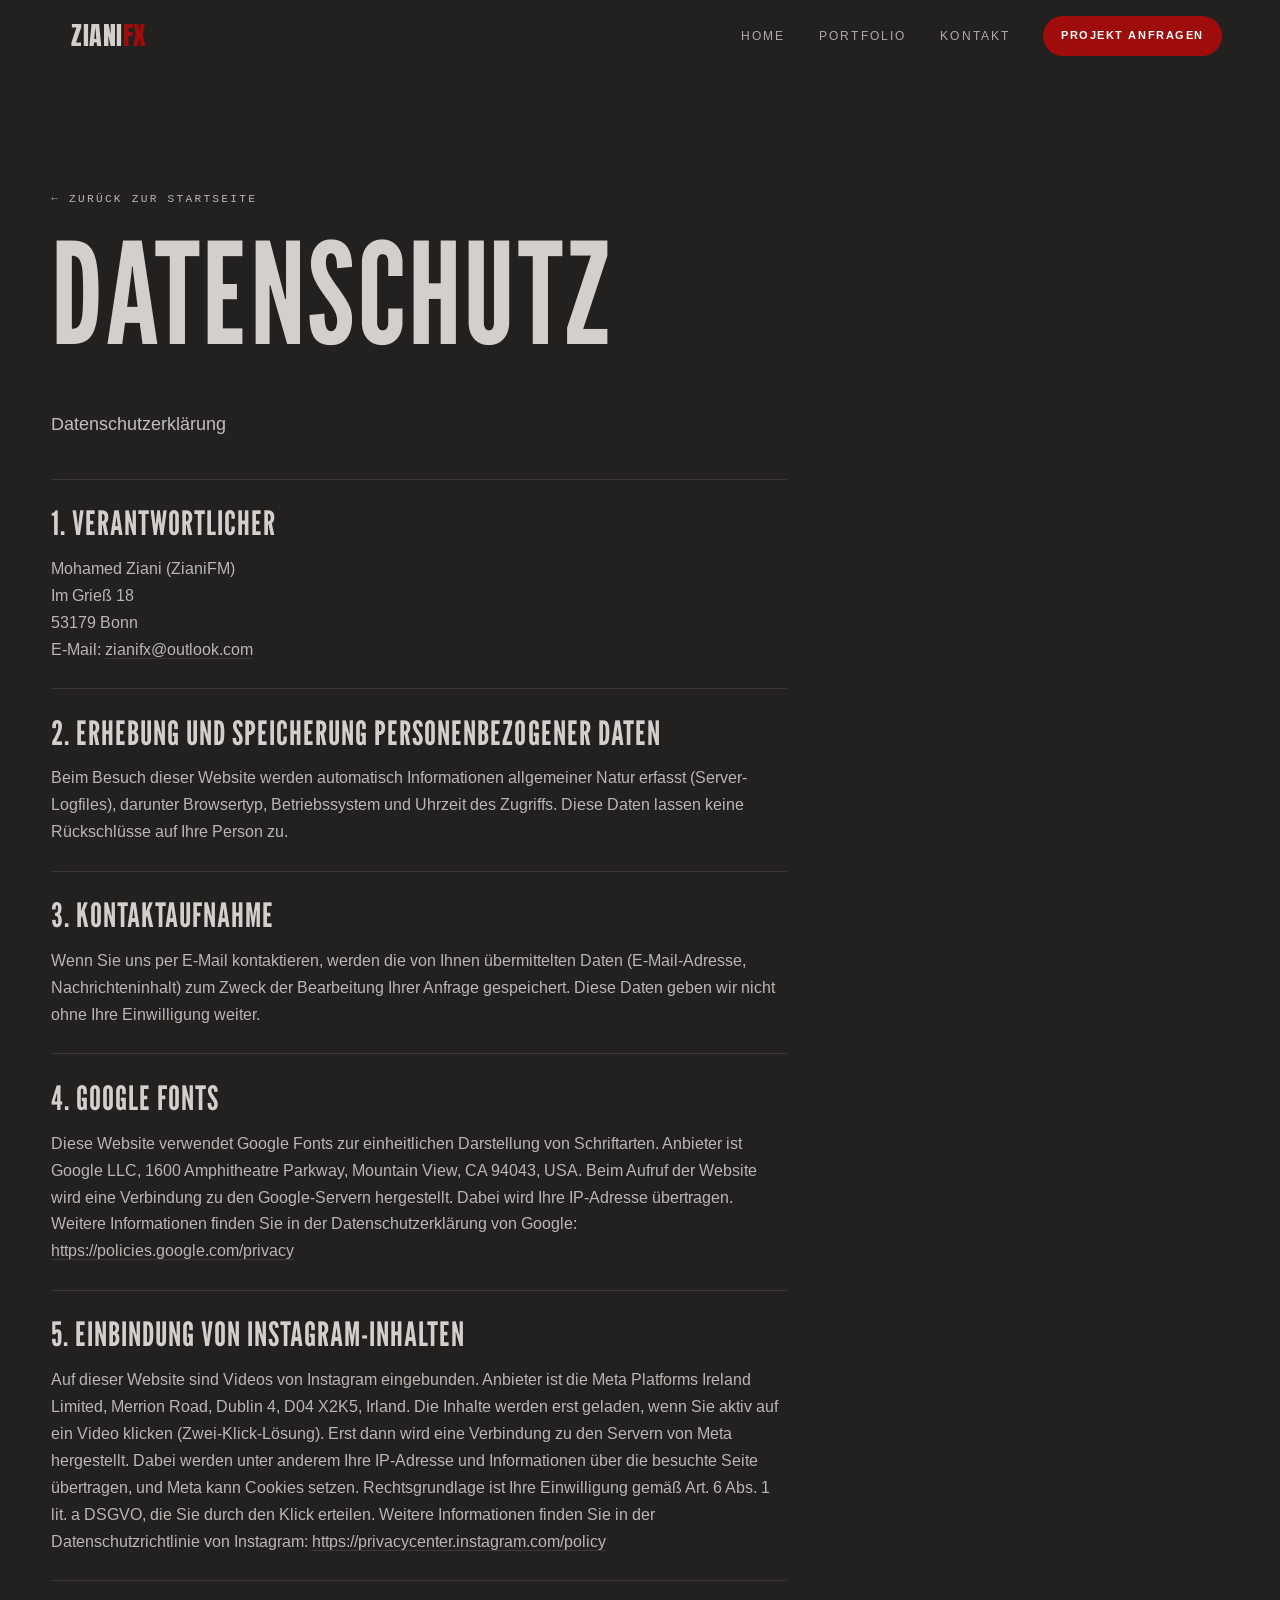
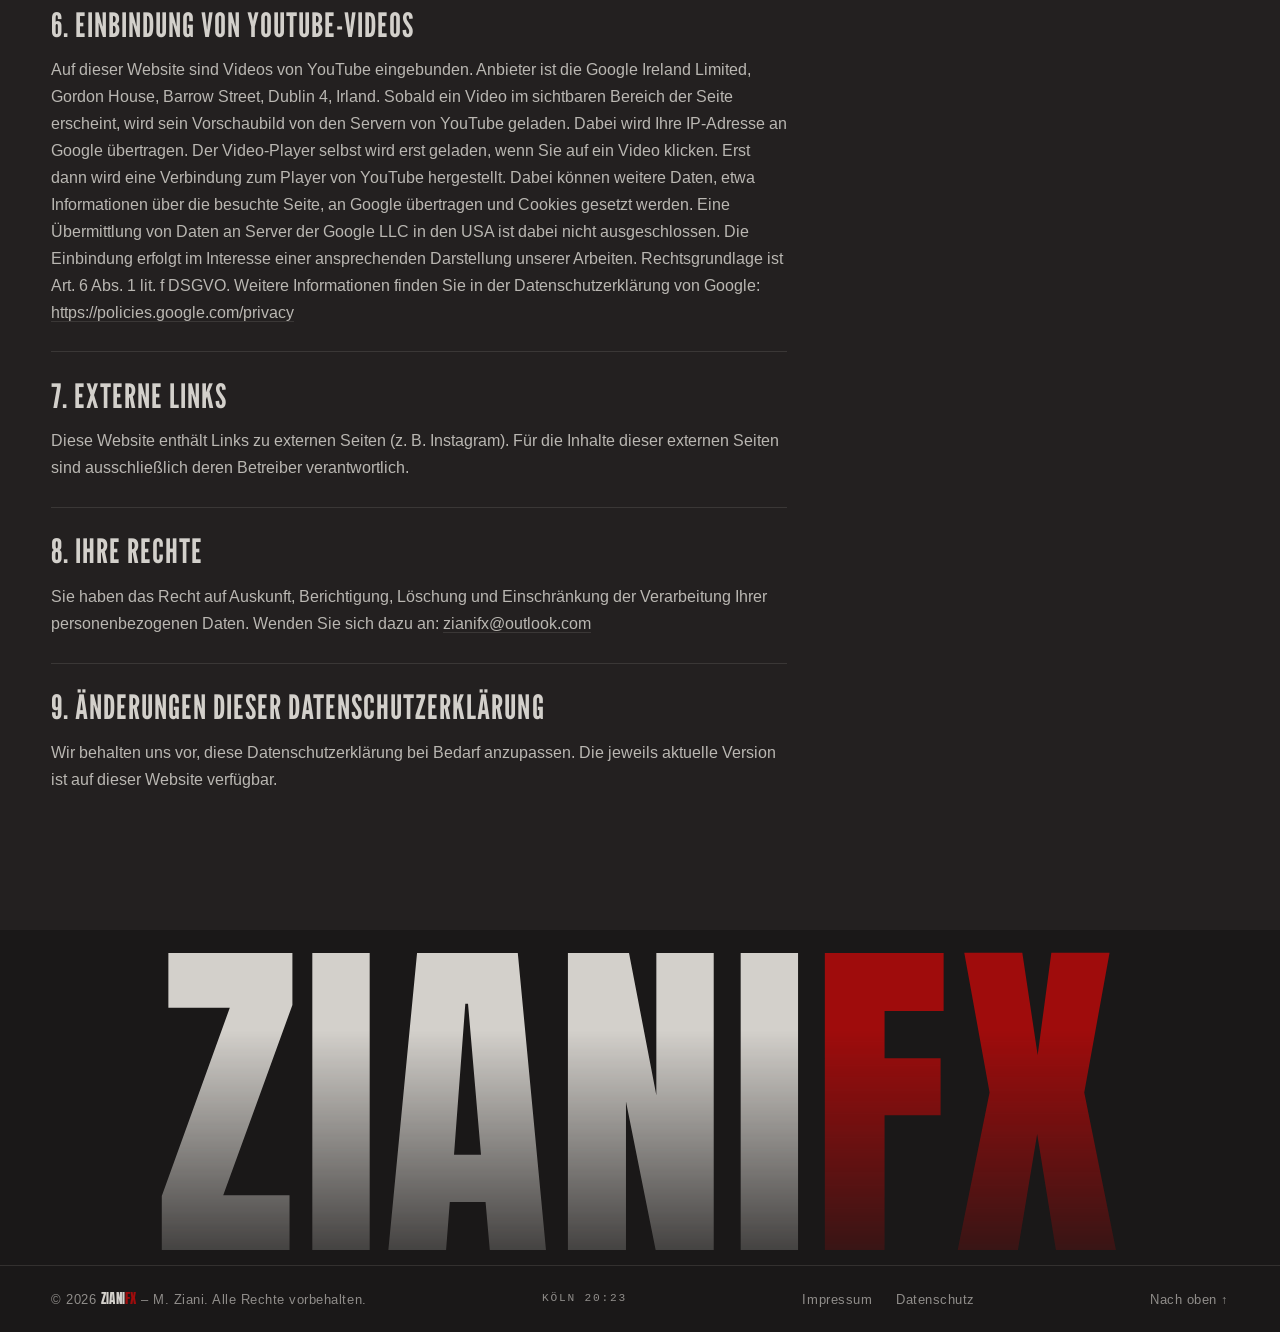
<file: datenschutz.html>
<!DOCTYPE html>
<html lang="de">
<head>
<meta charset="UTF-8" />
<meta name="viewport" content="width=device-width, initial-scale=1.0, viewport-fit=cover" />
<title>Datenschutz | ZIANI FX</title>
<meta name="description" content="Datenschutzerklärung von ZIANI FX: welche Daten beim Besuch der Website, bei Anfragen und beim Laden von Instagram- und YouTube-Videos verarbeitet werden." />
<link rel="canonical" href="https://zianifx.de/datenschutz.html">
<meta property="og:type" content="website">
<meta property="og:site_name" content="ZIANI FX">
<meta property="og:locale" content="de_DE">
<meta property="og:title" content="Datenschutz | ZIANI FX">
<meta property="og:description" content="Datenschutzerklärung von ZIANI FX: welche Daten beim Besuch der Website, bei Anfragen und beim Laden von Instagram- und YouTube-Videos verarbeitet werden.">
<meta property="og:url" content="https://zianifx.de/datenschutz.html">
<meta property="og:image" content="https://zianifx.de/Images/og/index.jpg">
<meta property="og:image:width" content="1200">
<meta property="og:image:height" content="630">
<meta property="og:image:alt" content="Goldketten auf weißen und blauen Büsten in der Schmuckvitrine von Juwelier Prestij – fotografiert von ZIANI FX">
<meta name="twitter:card" content="summary_large_image">
<meta name="theme-color" content="#232020" />
<link rel="icon" href="favicon.ico" sizes="32x32">
<link rel="icon" href="favicon-96x96.png" sizes="96x96" type="image/png">
<link rel="icon" href="favicon.svg" type="image/svg+xml">
<link rel="apple-touch-icon" href="apple-touch-icon.png">

<!-- Boot: reveal states only while JS is active; safety timer shows everything if zfx.js never boots -->
<script>(function(){var d=document.documentElement;d.classList.add('js');try{if(d.hasAttribute('data-intro')&&!sessionStorage.getItem('zfxSeen')&&!matchMedia('(prefers-reduced-motion: reduce)').matches){d.classList.add('intro-on');sessionStorage.setItem('zfxSeen','1')}}catch(e){}setTimeout(function(){d.classList.add('intro-done');if(!window.zfxReady)d.classList.remove('js')},4500)})();</script>

<link rel="preconnect" href="https://fonts.googleapis.com">
<link rel="preconnect" href="https://fonts.gstatic.com" crossorigin>
<link rel="stylesheet" href="https://fonts.googleapis.com/css2?family=Anton&family=League+Gothic&family=Arimo:wght@400;500;600;700&display=swap">
<link rel="stylesheet" href="assets/zfx.css?v=14">
<link rel="stylesheet" href="assets/zfx-mobile.css?v=1">
<script src="assets/zfx.js?v=15" defer></script>
<script src="assets/zfx-mobile.js?v=1" defer></script>
</head>
<body class="page-legal" id="top">

<!-- Header -->
<header class="site-header" id="navbar">
  <div class="header-inner">
    <a href="index.html" class="logo" aria-label="ZIANI FX Home"><span class="ziani">ZIANI</span><span class="fx">FX</span></a>
    <nav class="nav-links" aria-label="Hauptnavigation">
      <a class="nav-link" href="index.html">Home</a>
      <a class="nav-link" href="index.html#portfolio">Portfolio</a>
      <a class="nav-link" href="index.html#kontakt">Kontakt</a>
    </nav>
    <a class="btn btn-solid btn-sm nav-cta" href="mailto:zianifx@outlook.com">Projekt anfragen</a>
    <button class="menu-toggle" type="button" aria-expanded="false" aria-controls="menu" aria-label="Menü öffnen"><span></span><span></span></button>
  </div>
</header>

<!-- Menü (Handy) -->
<div class="menu" id="menu" aria-hidden="true">
  <nav aria-label="Menü">
    <span class="menu-item" style="--i:0"><a class="menu-link" href="index.html"><small>01</small>Home</a></span>
    <span class="menu-item" style="--i:1"><a class="menu-link" href="index.html#portfolio"><small>02</small>Portfolio</a></span>
    <span class="menu-item" style="--i:2">
      <span class="menu-sub">
        <a href="ugc.html">UGC &amp; Ads</a>
        <a href="brand-stories.html">Brand Stories</a>
        <a href="events.html">Events</a>
        <a href="commercial.html">Product &amp; Jewelry</a>
        <a href="interior.html">Hospitality &amp; Interior</a>
        <a href="lifestyle.html">Travel &amp; Films</a>
      </span>
    </span>
    <span class="menu-item" style="--i:3"><a class="menu-link" href="index.html#kontakt"><small>03</small>Kontakt</a></span>
  </nav>
  <div class="menu-foot">
    <a href="mailto:zianifx@outlook.com">zianifx@outlook.com</a>
    <a href="https://instagram.com/zianifx" target="_blank" rel="noopener noreferrer">Instagram @ZianiFX</a>
    <span>Köln / Bonn</span>
  </div>
</div>

<main class="legal">
  <div class="wrap">
    <a href="index.html" class="back-link zr">← Zurück zur Startseite</a>
    <h1 class="page-title zr-lines">Datenschutz</h1>

    <div class="legal-content">
          <p class="legal-intro zr">Datenschutzerklärung</p>

          <div class="legal-block zr">
            <h2 class="legal-heading">1. Verantwortlicher</h2>
            <p class="legal-text">Mohamed Ziani (ZianiFM)
    Im Grieß 18
    53179 Bonn
    E-Mail: <a href="mailto:zianifx@outlook.com">zianifx@outlook.com</a></p>
          </div>

          <div class="legal-block zr">
            <h2 class="legal-heading">2. Erhebung und Speicherung personenbezogener Daten</h2>
            <p class="legal-text">Beim Besuch dieser Website werden automatisch Informationen allgemeiner Natur erfasst (Server-Logfiles), darunter Browsertyp, Betriebssystem und Uhrzeit des Zugriffs. Diese Daten lassen keine Rückschlüsse auf Ihre Person zu.</p>
          </div>

          <div class="legal-block zr">
            <h2 class="legal-heading">3. Kontaktaufnahme</h2>
            <p class="legal-text">Wenn Sie uns per E-Mail kontaktieren, werden die von Ihnen übermittelten Daten (E-Mail-Adresse, Nachrichteninhalt) zum Zweck der Bearbeitung Ihrer Anfrage gespeichert. Diese Daten geben wir nicht ohne Ihre Einwilligung weiter.</p>
          </div>

          <div class="legal-block zr">
            <h2 class="legal-heading">4. Google Fonts</h2>
            <p class="legal-text">Diese Website verwendet Google Fonts zur einheitlichen Darstellung von Schriftarten. Anbieter ist Google LLC, 1600 Amphitheatre Parkway, Mountain View, CA 94043, USA. Beim Aufruf der Website wird eine Verbindung zu den Google-Servern hergestellt. Dabei wird Ihre IP-Adresse übertragen. Weitere Informationen finden Sie in der Datenschutzerklärung von Google: <a href="https://policies.google.com/privacy" target="_blank" rel="noopener noreferrer">https://policies.google.com/privacy</a></p>
          </div>

          <div class="legal-block zr">
            <h2 class="legal-heading">5. Einbindung von Instagram-Inhalten</h2>
            <p class="legal-text">Auf dieser Website sind Videos von Instagram eingebunden. Anbieter ist die Meta Platforms Ireland Limited, Merrion Road, Dublin 4, D04 X2K5, Irland. Die Inhalte werden erst geladen, wenn Sie aktiv auf ein Video klicken (Zwei-Klick-Lösung). Erst dann wird eine Verbindung zu den Servern von Meta hergestellt. Dabei werden unter anderem Ihre IP-Adresse und Informationen über die besuchte Seite übertragen, und Meta kann Cookies setzen. Rechtsgrundlage ist Ihre Einwilligung gemäß Art. 6 Abs. 1 lit. a DSGVO, die Sie durch den Klick erteilen. Weitere Informationen finden Sie in der Datenschutzrichtlinie von Instagram: <a href="https://privacycenter.instagram.com/policy" target="_blank" rel="noopener noreferrer">https://privacycenter.instagram.com/policy</a></p>
          </div>

          <div class="legal-block zr">
            <h2 class="legal-heading">6. Einbindung von YouTube-Videos</h2>
            <p class="legal-text">Auf dieser Website sind Videos von YouTube eingebunden. Anbieter ist die Google Ireland Limited, Gordon House, Barrow Street, Dublin 4, Irland. Sobald ein Video im sichtbaren Bereich der Seite erscheint, wird sein Vorschaubild von den Servern von YouTube geladen. Dabei wird Ihre IP-Adresse an Google übertragen. Der Video-Player selbst wird erst geladen, wenn Sie auf ein Video klicken. Erst dann wird eine Verbindung zum Player von YouTube hergestellt. Dabei können weitere Daten, etwa Informationen über die besuchte Seite, an Google übertragen und Cookies gesetzt werden. Eine Übermittlung von Daten an Server der Google LLC in den USA ist dabei nicht ausgeschlossen. Die Einbindung erfolgt im Interesse einer ansprechenden Darstellung unserer Arbeiten. Rechtsgrundlage ist Art. 6 Abs. 1 lit. f DSGVO. Weitere Informationen finden Sie in der Datenschutzerklärung von Google: <a href="https://policies.google.com/privacy" target="_blank" rel="noopener noreferrer">https://policies.google.com/privacy</a></p>
          </div>

          <div class="legal-block zr">
            <h2 class="legal-heading">7. Externe Links</h2>
            <p class="legal-text">Diese Website enthält Links zu externen Seiten (z. B. Instagram). Für die Inhalte dieser externen Seiten sind ausschließlich deren Betreiber verantwortlich.</p>
          </div>

          <div class="legal-block zr">
            <h2 class="legal-heading">8. Ihre Rechte</h2>
            <p class="legal-text">Sie haben das Recht auf Auskunft, Berichtigung, Löschung und Einschränkung der Verarbeitung Ihrer personenbezogenen Daten. Wenden Sie sich dazu an: <a href="mailto:zianifx@outlook.com">zianifx@outlook.com</a></p>
          </div>

          <div class="legal-block zr">
            <h2 class="legal-heading">9. Änderungen dieser Datenschutzerklärung</h2>
            <p class="legal-text">Wir behalten uns vor, diese Datenschutzerklärung bei Bedarf anzupassen. Die jeweils aktuelle Version ist auf dieser Website verfügbar.</p>
          </div>
        </div>
  </div>
</main>

<!-- Footer -->
<footer class="site-footer">
  <div class="footer-mark" aria-hidden="true"><span class="ziani">ZIANI</span><span class="fx">FX</span></div>
  <div class="wrap footer-bar">
    <span>© <span data-year>2026</span> <span class="ziani">ZIANI</span><span class="fx">FX</span> – M. Ziani. Alle Rechte vorbehalten.</span>
    <span class="footer-clock">Köln <span data-clock>--:--</span></span>
    <nav aria-label="Rechtliches"><a href="impressum.html">Impressum</a><a href="datenschutz.html">Datenschutz</a></nav>
    <a href="#top">Nach oben ↑</a>
  </div>
</footer>

</body>
</html>
</file>
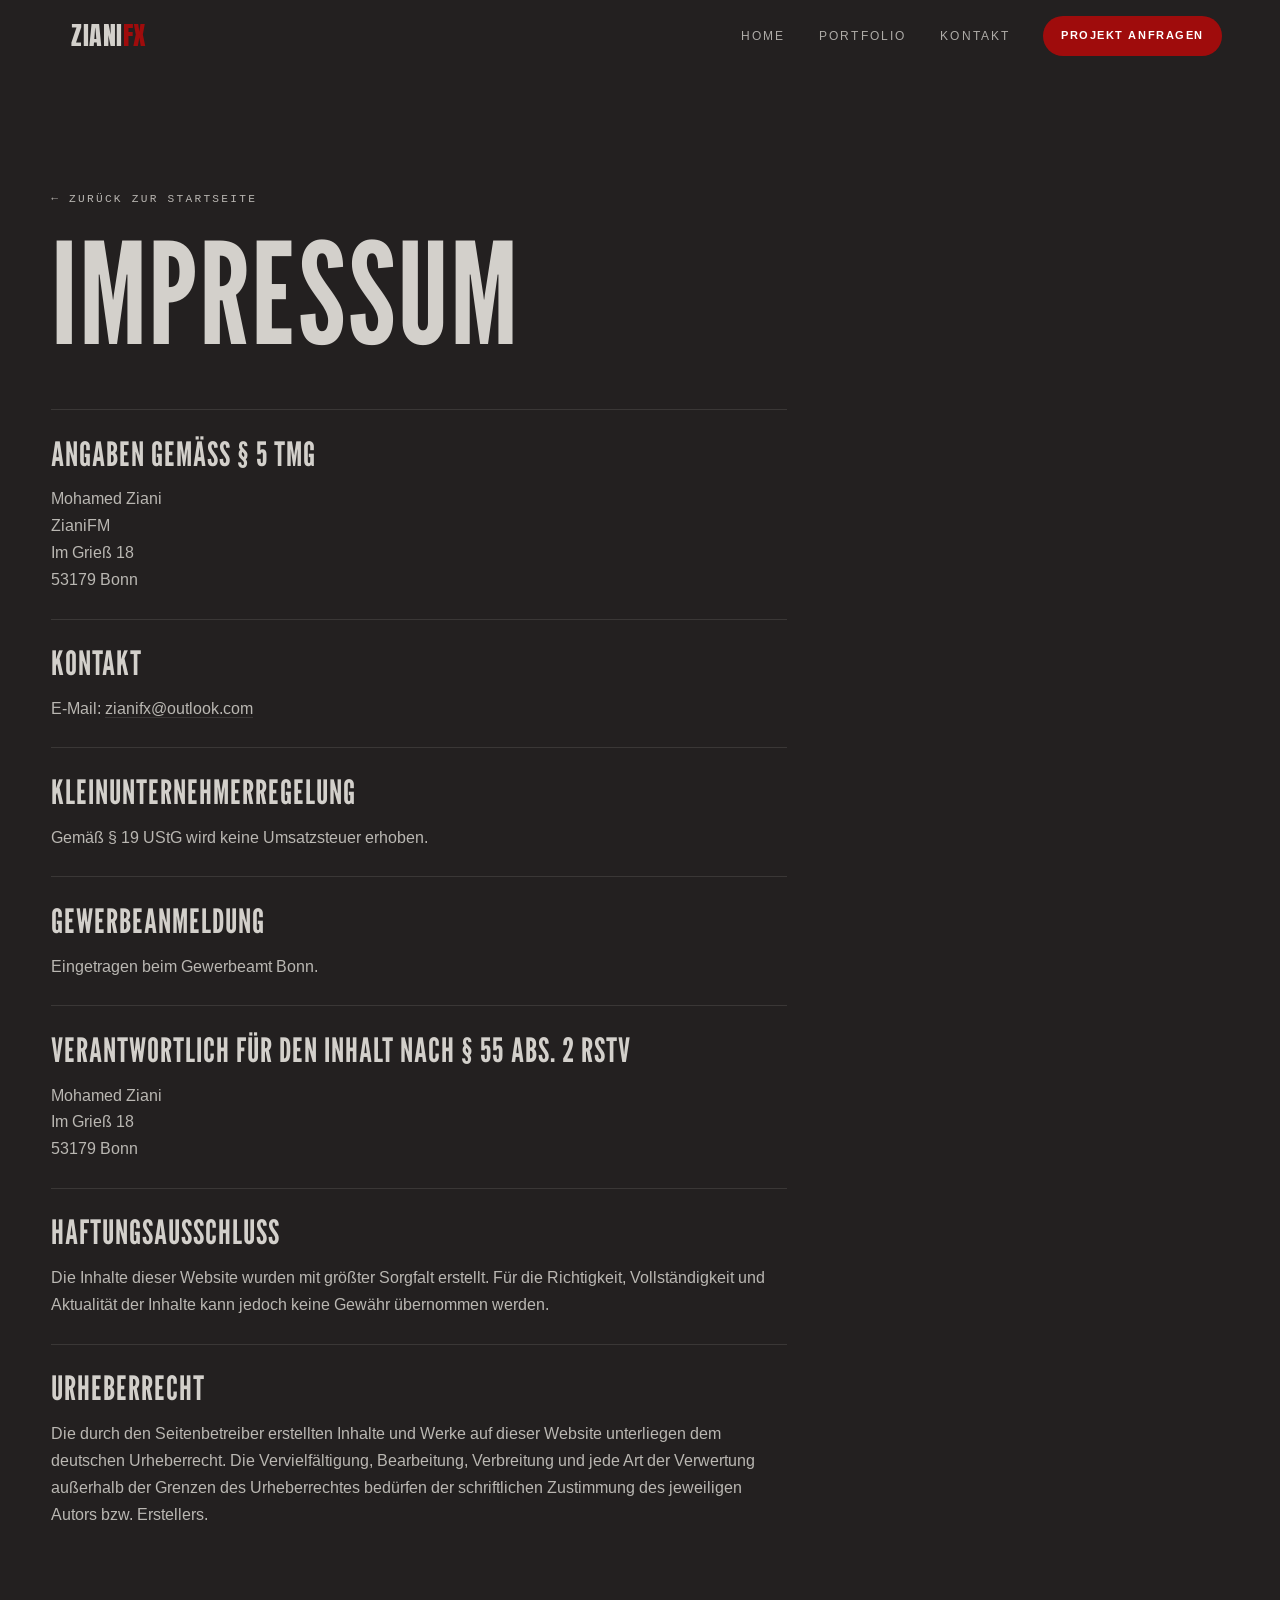
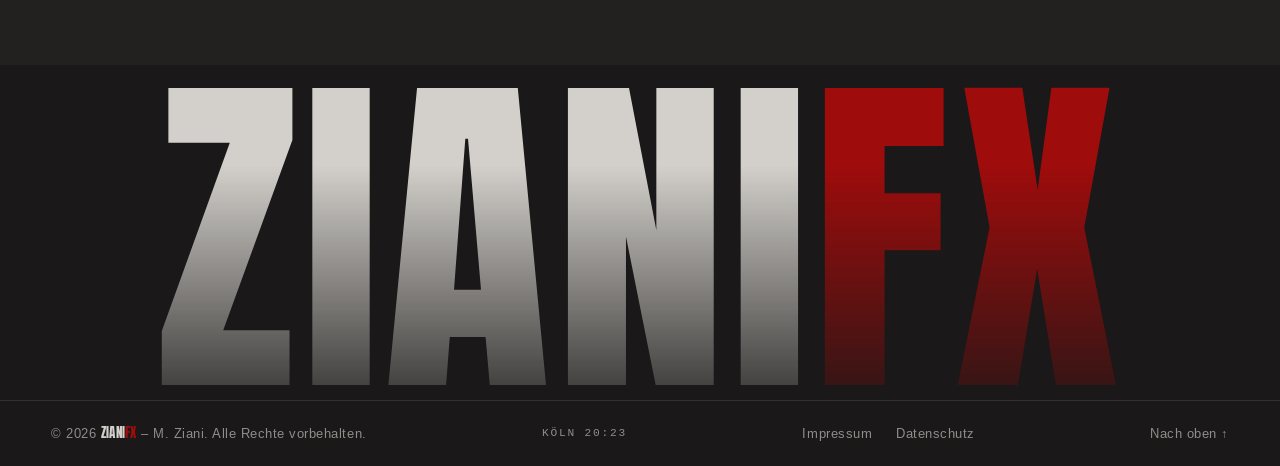
<file: impressum.html>
<!DOCTYPE html>
<html lang="de">
<head>
<meta charset="UTF-8" />
<meta name="viewport" content="width=device-width, initial-scale=1.0, viewport-fit=cover" />
<title>Impressum | ZIANI FX</title>
<meta name="description" content="Impressum von ZIANI FX (Mohamed Ziani), Videograf und Fotograf in Bonn: Angaben gemäß § 5 TMG und Kontakt." />
<link rel="canonical" href="https://zianifx.de/impressum.html">
<meta property="og:type" content="website">
<meta property="og:site_name" content="ZIANI FX">
<meta property="og:locale" content="de_DE">
<meta property="og:title" content="Impressum | ZIANI FX">
<meta property="og:description" content="Impressum von ZIANI FX (Mohamed Ziani), Videograf und Fotograf in Bonn: Angaben gemäß § 5 TMG und Kontakt.">
<meta property="og:url" content="https://zianifx.de/impressum.html">
<meta property="og:image" content="https://zianifx.de/Images/og/index.jpg">
<meta property="og:image:width" content="1200">
<meta property="og:image:height" content="630">
<meta property="og:image:alt" content="Goldketten auf weißen und blauen Büsten in der Schmuckvitrine von Juwelier Prestij – fotografiert von ZIANI FX">
<meta name="twitter:card" content="summary_large_image">
<meta name="theme-color" content="#232020" />
<link rel="icon" href="favicon.ico" sizes="32x32">
<link rel="icon" href="favicon-96x96.png" sizes="96x96" type="image/png">
<link rel="icon" href="favicon.svg" type="image/svg+xml">
<link rel="apple-touch-icon" href="apple-touch-icon.png">

<!-- Boot: reveal states only while JS is active; safety timer shows everything if zfx.js never boots -->
<script>(function(){var d=document.documentElement;d.classList.add('js');try{if(d.hasAttribute('data-intro')&&!sessionStorage.getItem('zfxSeen')&&!matchMedia('(prefers-reduced-motion: reduce)').matches){d.classList.add('intro-on');sessionStorage.setItem('zfxSeen','1')}}catch(e){}setTimeout(function(){d.classList.add('intro-done');if(!window.zfxReady)d.classList.remove('js')},4500)})();</script>

<link rel="preconnect" href="https://fonts.googleapis.com">
<link rel="preconnect" href="https://fonts.gstatic.com" crossorigin>
<link rel="stylesheet" href="https://fonts.googleapis.com/css2?family=Anton&family=League+Gothic&family=Arimo:wght@400;500;600;700&display=swap">
<link rel="stylesheet" href="assets/zfx.css?v=14">
<link rel="stylesheet" href="assets/zfx-mobile.css?v=1">
<script src="assets/zfx.js?v=15" defer></script>
<script src="assets/zfx-mobile.js?v=1" defer></script>
</head>
<body class="page-legal" id="top">

<!-- Header -->
<header class="site-header" id="navbar">
  <div class="header-inner">
    <a href="index.html" class="logo" aria-label="ZIANI FX Home"><span class="ziani">ZIANI</span><span class="fx">FX</span></a>
    <nav class="nav-links" aria-label="Hauptnavigation">
      <a class="nav-link" href="index.html">Home</a>
      <a class="nav-link" href="index.html#portfolio">Portfolio</a>
      <a class="nav-link" href="index.html#kontakt">Kontakt</a>
    </nav>
    <a class="btn btn-solid btn-sm nav-cta" href="mailto:zianifx@outlook.com">Projekt anfragen</a>
    <button class="menu-toggle" type="button" aria-expanded="false" aria-controls="menu" aria-label="Menü öffnen"><span></span><span></span></button>
  </div>
</header>

<!-- Menü (Handy) -->
<div class="menu" id="menu" aria-hidden="true">
  <nav aria-label="Menü">
    <span class="menu-item" style="--i:0"><a class="menu-link" href="index.html"><small>01</small>Home</a></span>
    <span class="menu-item" style="--i:1"><a class="menu-link" href="index.html#portfolio"><small>02</small>Portfolio</a></span>
    <span class="menu-item" style="--i:2">
      <span class="menu-sub">
        <a href="ugc.html">UGC &amp; Ads</a>
        <a href="brand-stories.html">Brand Stories</a>
        <a href="events.html">Events</a>
        <a href="commercial.html">Product &amp; Jewelry</a>
        <a href="interior.html">Hospitality &amp; Interior</a>
        <a href="lifestyle.html">Travel &amp; Films</a>
      </span>
    </span>
    <span class="menu-item" style="--i:3"><a class="menu-link" href="index.html#kontakt"><small>03</small>Kontakt</a></span>
  </nav>
  <div class="menu-foot">
    <a href="mailto:zianifx@outlook.com">zianifx@outlook.com</a>
    <a href="https://instagram.com/zianifx" target="_blank" rel="noopener noreferrer">Instagram @ZianiFX</a>
    <span>Köln / Bonn</span>
  </div>
</div>

<main class="legal">
  <div class="wrap">
    <a href="index.html" class="back-link zr">← Zurück zur Startseite</a>
    <h1 class="page-title zr-lines">Impressum</h1>

    <div class="legal-content">
          <div class="legal-block zr">
            <h2 class="legal-heading">Angaben gemäß § 5 TMG</h2>
            <p class="legal-text">Mohamed Ziani
    ZianiFM
    Im Grieß 18
    53179 Bonn</p>
          </div>

          <div class="legal-block zr">
            <h2 class="legal-heading">Kontakt</h2>
            <p class="legal-text">E-Mail: <a href="mailto:zianifx@outlook.com">zianifx@outlook.com</a></p>
          </div>

          <div class="legal-block zr">
            <h2 class="legal-heading">Kleinunternehmerregelung</h2>
            <p class="legal-text">Gemäß § 19 UStG wird keine Umsatzsteuer erhoben.</p>
          </div>

          <div class="legal-block zr">
            <h2 class="legal-heading">Gewerbeanmeldung</h2>
            <p class="legal-text">Eingetragen beim Gewerbeamt Bonn.</p>
          </div>

          <div class="legal-block zr">
            <h2 class="legal-heading">Verantwortlich für den Inhalt nach § 55 Abs. 2 RStV</h2>
            <p class="legal-text">Mohamed Ziani
    Im Grieß 18
    53179 Bonn</p>
          </div>

          <div class="legal-block zr">
            <h2 class="legal-heading">Haftungsausschluss</h2>
            <p class="legal-text">Die Inhalte dieser Website wurden mit größter Sorgfalt erstellt. Für die Richtigkeit, Vollständigkeit und Aktualität der Inhalte kann jedoch keine Gewähr übernommen werden.</p>
          </div>

          <div class="legal-block zr">
            <h2 class="legal-heading">Urheberrecht</h2>
            <p class="legal-text">Die durch den Seitenbetreiber erstellten Inhalte und Werke auf dieser Website unterliegen dem deutschen Urheberrecht. Die Vervielfältigung, Bearbeitung, Verbreitung und jede Art der Verwertung außerhalb der Grenzen des Urheberrechtes bedürfen der schriftlichen Zustimmung des jeweiligen Autors bzw. Erstellers.</p>
          </div>
        </div>
  </div>
</main>

<!-- Footer -->
<footer class="site-footer">
  <div class="footer-mark" aria-hidden="true"><span class="ziani">ZIANI</span><span class="fx">FX</span></div>
  <div class="wrap footer-bar">
    <span>© <span data-year>2026</span> <span class="ziani">ZIANI</span><span class="fx">FX</span> – M. Ziani. Alle Rechte vorbehalten.</span>
    <span class="footer-clock">Köln <span data-clock>--:--</span></span>
    <nav aria-label="Rechtliches"><a href="impressum.html">Impressum</a><a href="datenschutz.html">Datenschutz</a></nav>
    <a href="#top">Nach oben ↑</a>
  </div>
</footer>

</body>
</html>
</file>
<file: assets/zfx.css>
/* ZIANI FX — site styles (one stylesheet for all pages) */

/* ============ Tokens ============ */
:root {
  --bg: #232020;
  --bg-deep: #1a1818;
  --bg-raise: #2a2727;
  --ink: #d3d0cb;
  --accent: #9f0c0c;
  --muted: rgba(211, 208, 203, 0.64);
  --faint: rgba(211, 208, 203, 0.4);
  --line: rgba(211, 208, 203, 0.13);

  --ease-out: cubic-bezier(0.23, 1, 0.32, 1);
  --ease-in-out: cubic-bezier(0.77, 0, 0.175, 1);
  --ease-drawer: cubic-bezier(0.32, 0.72, 0, 1);

  --reveal-y: 28px;
  --gutter: clamp(1.25rem, 4vw, 3.5rem);
  --header-h: 72px;
  --r-lg: 22px;
  --r-md: 14px;
  --r-sm: 6px;

  --font-logo: 'Anton', Impact, 'Arial Narrow', sans-serif;
  --font-display: 'League Gothic', Impact, 'Arial Narrow', sans-serif;
  --font-body: 'Arimo', Arial, Helvetica, sans-serif;
  --font-mono: ui-monospace, 'SF Mono', SFMono-Regular, Menlo, Consolas, monospace;
}
@media (max-width: 768px) {
  :root { --reveal-y: 18px; --header-h: 62px; --r-lg: 16px; --r-md: 10px; }
}

/* ============ Base ============ */
*, *::before, *::after { box-sizing: border-box; }
html {
  background: var(--bg);
  -webkit-text-size-adjust: 100%;
  scroll-behavior: smooth;
}
body {
  margin: 0;
  background: var(--bg);
  color: var(--ink);
  font-family: var(--font-body);
  font-size: 1rem;
  line-height: 1.6;
  -webkit-font-smoothing: antialiased;
  -moz-osx-font-smoothing: grayscale;
  text-rendering: optimizeLegibility;
  overflow-x: hidden;
  overflow-x: clip;
}
h1, h2, h3, p, ul, ol, dl, dd, figure { margin: 0; padding: 0; }
ul, ol { list-style: none; }
h1, h2, h3 { font-weight: 400; font-synthesis: none; text-wrap: balance; }
p { text-wrap: pretty; }
img, iframe { display: block; max-width: 100%; }
a { color: inherit; text-decoration: none; -webkit-tap-highlight-color: transparent; }
button { font: inherit; color: inherit; background: none; border: 0; padding: 0; cursor: pointer; -webkit-tap-highlight-color: transparent; }
::selection { background: var(--accent); color: #fff; }
:focus-visible { outline: 2px solid var(--accent); outline-offset: 4px; }

/* Brand: ZIANI in #d3d0cb, FX in #9f0c0c — always */
.ziani, .fx { font-family: var(--font-logo); font-weight: 400; font-synthesis: none; letter-spacing: 0.02em; }
.ziani { color: #d3d0cb; }
.fx { color: #9f0c0c; }

.wrap { width: 100%; max-width: 1360px; margin: 0 auto; padding: 0 var(--gutter); }
.section { padding: clamp(4.5rem, 9.5vw, 8.5rem) 0; }

.label {
  display: flex;
  align-items: center;
  gap: 0.75rem;
  font-family: var(--font-mono);
  font-size: 0.72rem;
  letter-spacing: 0.2em;
  text-transform: uppercase;
  color: var(--muted);
}
.label::before { content: ""; width: 28px; height: 1px; background: var(--accent); }
.label b { color: var(--accent); font-weight: 400; }

.display {
  font-family: var(--font-display);
  font-size: clamp(3.5rem, 10vw, 9rem);
  line-height: 0.92;
  letter-spacing: 0.01em;
  text-transform: uppercase;
}
.body-text { color: var(--muted); font-size: clamp(1.02rem, 1.3vw, 1.2rem); max-width: 38rem; }

/* ============ Page transitions ============ */
@view-transition { navigation: auto; }
::view-transition-old(root),
::view-transition-new(root) { animation-duration: 340ms; }
::view-transition-group(*) { animation-duration: 520ms; animation-timing-function: cubic-bezier(0.32, 0.72, 0, 1); }
::view-transition-group(root) { animation-duration: 340ms; }

/* ============ Shared keyframes ============ */
@keyframes zfx-rise { from { translate: 0 112%; } }
@keyframes zfx-fade-up { from { opacity: 0; translate: 0 16px; } }
@keyframes zfx-fade { from { opacity: 0; } }

/* ============ Reveals (hidden only while <html class="js">; zfx.js has fallbacks) ============ */
.js .zr {
  transition-property: opacity, translate, transform, box-shadow;
  transition-duration: 800ms, 1000ms, 600ms, 600ms;
  transition-timing-function: var(--ease-out);
  transition-delay: var(--zd, 0ms), var(--zd, 0ms), 0ms, 0ms;
}
.js .zr:not(.is-in) { opacity: 0; translate: 0 var(--reveal-y); }

.js .zr-lines:not(.is-split) { opacity: 0; }
.tr-mask {
  display: block;
  overflow: hidden;
  padding: 0.12em 0.06em 0.1em;
  margin: -0.12em -0.06em -0.1em;
}
.tr-line { display: inline-block; }
.js .zr-lines .tr-line {
  transition: translate 1100ms var(--ease-out);
  transition-delay: calc(var(--zd, 0ms) + var(--li, 0) * 90ms);
}
.js .zr-lines:not(.is-in) .tr-line { translate: 0 120%; }

/* Words that light up as you scroll (compositor-driven where supported) */
.scrub .w { display: inline-block; }
@supports (animation-timeline: view()) {
  @media (prefers-reduced-motion: no-preference) {
    .js .scrub.is-scrub .w {
      opacity: 0.2;
      animation: scrub-on linear both;
      animation-timeline: view();
      animation-range: cover calc(18% + var(--wi, 0) * 0.14%) cover calc(34% + var(--wi, 0) * 0.14%);
    }
  }
}
@keyframes scrub-on { to { opacity: 1; } }

/* ============ Intro (once per session, index only) ============ */
.intro {
  position: fixed;
  inset: 0;
  z-index: 100;
  display: none;
  place-items: center;
  background: var(--bg-deep);
}
.intro-on .intro { display: grid; animation: intro-safe 0s linear 4.8s forwards; }
.intro-on.intro-done .intro {
  transform: translateY(-100%);
  transition: transform 900ms var(--ease-in-out);
  pointer-events: none;
}
@keyframes intro-safe { to { visibility: hidden; } }
.intro-inner { display: grid; justify-items: center; gap: 1.1rem; }
.intro-logo { font-size: clamp(2.6rem, 7vw, 5rem); line-height: 1; }
.intro-logo .tr-mask { display: inline-block; vertical-align: top; }
.intro-logo .tr-line { animation: zfx-rise 900ms var(--ease-out) 80ms backwards; }
.intro-logo .tr-mask + .tr-mask .tr-line { animation-delay: 180ms; }
.intro-bar { width: 168px; height: 2px; background: var(--line); overflow: hidden; }
.intro-bar::after {
  content: "";
  display: block;
  height: 100%;
  background: var(--accent);
  transform-origin: 0 50%;
  animation: intro-bar 1100ms var(--ease-in-out) 120ms both;
}
@keyframes intro-bar { from { transform: scaleX(0); } }
.intro-note { font-family: var(--font-mono); font-size: 0.66rem; letter-spacing: 0.3em; text-transform: uppercase; color: var(--faint); }
/* Hold the hero entrance until the curtain lifts */
.intro-on:not(.intro-done) .hero * { animation-play-state: paused !important; }

/* ============ Header ============ */
.site-header {
  position: fixed;
  inset: 0 0 auto 0;
  z-index: 50;
  padding: 14px var(--gutter);
  pointer-events: none;
  view-transition-name: zfx-nav;
}
.header-inner {
  pointer-events: auto;
  position: relative;
  isolation: isolate;
  display: flex;
  align-items: center;
  gap: 2rem;
  max-width: 1360px;
  height: calc(var(--header-h) - 28px);
  margin: 0 auto;
  padding: 0 0.4rem 0 1.25rem;
}
.header-inner::before {
  content: "";
  position: absolute;
  inset: 0;
  z-index: -1;
  border-radius: 999px;
  background: rgba(26, 24, 24, 0.8);
  backdrop-filter: blur(20px) saturate(140%);
  -webkit-backdrop-filter: blur(20px) saturate(140%);
  box-shadow: inset 0 0 0 1px rgba(211, 208, 203, 0.08), 0 14px 40px -14px rgba(0, 0, 0, 0.65);
  opacity: 0;
  transform: scale(0.985, 0.88);
  transition: opacity 450ms var(--ease-out), transform 450ms var(--ease-out);
}
.site-header.scrolled .header-inner::before { opacity: 1; transform: none; }
.menu-open .header-inner::before { opacity: 0; }

.logo { font-family: var(--font-logo); font-size: 1.6rem; line-height: 1; letter-spacing: 0.04em; }
.nav-links { margin-left: auto; display: flex; align-items: center; gap: 2.1rem; }
.nav-link {
  position: relative;
  font-size: 0.76rem;
  letter-spacing: 0.18em;
  text-transform: uppercase;
  opacity: 0.8;
  transition: opacity 250ms ease;
}
.nav-link::after {
  content: "";
  position: absolute;
  left: 0; right: 0;
  bottom: -6px;
  height: 1px;
  background: var(--accent);
  transform: scaleX(0);
  transform-origin: 100% 50%;
  transition: transform 350ms var(--ease-out);
}
.nav-link.is-current { opacity: 1; }
.nav-link.is-current::after { transform: scaleX(1); transform-origin: 0 50%; }
@media (hover: hover) and (pointer: fine) {
  .nav-link:hover { opacity: 1; }
  .nav-link:hover::after { transform: scaleX(1); transform-origin: 0 50%; }
}

.zfx-progress {
  position: absolute;
  left: 0; right: 0; top: 0;
  height: 2px;
  background: var(--accent);
  transform-origin: 0 50%;
  transform: scaleX(0);
  pointer-events: none;
}
@supports (animation-timeline: scroll()) {
  .zfx-progress { animation: zfx-progress linear both; animation-timeline: scroll(root block); }
}
@keyframes zfx-progress { from { transform: scaleX(0); } to { transform: scaleX(1); } }

/* Buttons */
.btn {
  position: relative;
  isolation: isolate;
  overflow: hidden;
  display: inline-flex;
  align-items: center;
  justify-content: center;
  gap: 0.7rem;
  height: 54px;
  padding: 0 1.7rem;
  border-radius: 999px;
  font-size: 0.8rem;
  font-weight: 700;
  letter-spacing: 0.14em;
  text-transform: uppercase;
  white-space: nowrap;
  transition: color 350ms var(--ease-out), transform 160ms var(--ease-out);
}
.btn::before {
  content: "";
  position: absolute;
  inset: 0;
  z-index: -1;
  border-radius: inherit;
  background: var(--ink);
  transform: translateY(101%);
  transition: transform 450ms var(--ease-out);
}
.btn:active { transform: scale(0.97); }
.btn-solid { background: var(--accent); color: #fff; }
.btn-ghost { box-shadow: inset 0 0 0 1px rgba(211, 208, 203, 0.36); }
.btn-sm { height: 40px; padding: 0 1.15rem; font-size: 0.7rem; }
.btn .arr { display: inline-block; transition: transform 400ms var(--ease-out); }
@media (hover: hover) and (pointer: fine) {
  .btn:hover { color: var(--bg); }
  .btn:hover::before { transform: none; }
  .btn:hover .arr { transform: translateX(4px); }
}

/* Mobile menu */
.menu-toggle {
  display: none;
  position: relative;
  width: 44px; height: 44px;
  margin-left: auto;
  border-radius: 50%;
}
.menu-toggle span {
  position: absolute;
  left: 11px; right: 11px;
  top: 50%;
  height: 1.5px;
  background: var(--ink);
  transition: transform 400ms var(--ease-out);
}
.menu-toggle span:first-child { transform: translateY(-4px); }
.menu-toggle span:last-child { transform: translateY(4px); }
.menu-open .menu-toggle span:first-child { transform: rotate(45deg); }
.menu-open .menu-toggle span:last-child { transform: rotate(-45deg); }

.menu {
  position: fixed;
  inset: 0;
  z-index: 45;
  display: flex;
  flex-direction: column;
  justify-content: space-between;
  gap: 2rem;
  padding: calc(var(--header-h) + 1.5rem) var(--gutter) calc(1.75rem + env(safe-area-inset-bottom, 0px));
  background: var(--bg-deep);
  overflow-y: auto;
  visibility: hidden;
  opacity: 0;
  transition: opacity 300ms var(--ease-out), visibility 0s linear 300ms;
}
.menu.open { visibility: visible; opacity: 1; transition: opacity 300ms var(--ease-out); }
.menu-item { display: block; overflow: hidden; }
.menu-item > * { display: block; transform: translateY(110%); transition: transform 300ms var(--ease-out); }
.menu.open .menu-item > * { transform: none; transition: transform 800ms var(--ease-out) calc(60ms + var(--i, 0) * 55ms); }
.menu-link {
  font-family: var(--font-display);
  font-size: clamp(3.4rem, 17vw, 6rem);
  line-height: 0.98;
  text-transform: uppercase;
}
.menu-link small { font-family: var(--font-mono); font-size: 0.68rem; letter-spacing: 0.16em; color: var(--accent); vertical-align: top; margin-right: 0.6rem; }
.menu-sub { display: grid; gap: 0.1rem; margin: 0.4rem 0 0.9rem; padding-left: 0.2rem; }
.menu-sub a { display: block; padding: 0.42rem 0; font-size: 0.82rem; letter-spacing: 0.16em; text-transform: uppercase; color: var(--muted); }
.menu-foot { display: grid; gap: 0.35rem; padding-top: 1.25rem; border-top: 1px solid var(--line); font-size: 0.9rem; color: var(--muted); }
.menu-foot a { color: var(--ink); }
.menu-open, .menu-open body { overflow: hidden; }

@media (max-width: 860px) {
  .nav-links, .nav-cta { display: none; }
  .menu-toggle { display: block; }
  .header-inner { padding: 0 0.15rem 0 1rem; }
  .logo { font-size: 1.4rem; }
}
@media (min-width: 861px) {
  .menu { display: none; }
}

/* ============ Camera HUD ============ */
.hud {
  position: absolute;
  inset: calc(var(--header-h) + 0.25rem) var(--gutter) 1.5rem;
  z-index: 1;
  pointer-events: none;
  font-family: var(--font-mono);
  font-size: 0.66rem;
  letter-spacing: 0.18em;
  text-transform: uppercase;
  color: rgba(211, 208, 203, 0.78);
  animation: zfx-fade 1200ms ease 900ms backwards;
}
.hud i { position: absolute; width: 22px; height: 22px; border: 1px solid rgba(211, 208, 203, 0.6); }
.hud i.tl { top: 0; left: 0; border-right: 0; border-bottom: 0; }
.hud i.tr { top: 0; right: 0; border-left: 0; border-bottom: 0; }
.hud i.bl { bottom: 0; left: 0; border-right: 0; border-top: 0; }
.hud i.br { bottom: 0; right: 0; border-left: 0; border-top: 0; }
.hud > span { position: absolute; display: flex; align-items: center; gap: 0.6rem; white-space: nowrap; }
.hud .h-tl { top: 12px; left: 16px; }
.hud .h-tr { top: 12px; right: 16px; }
.hud .h-bl { bottom: 12px; left: 16px; }
.hud .h-br { bottom: 12px; right: 16px; }
.hud [data-timecode] { font-variant-numeric: tabular-nums; }
.rec { width: 8px; height: 8px; border-radius: 50%; background: var(--accent); box-shadow: 0 0 0 3px rgba(159, 12, 12, 0.25); animation: rec 1.6s steps(1) infinite; }
@keyframes rec { 50% { opacity: 0.2; } }
@media (max-width: 768px) {
  .hud { font-size: 0.58rem; letter-spacing: 0.14em; }
  .hud i { width: 16px; height: 16px; }
  .hud .h-tl, .hud .h-tr { top: 9px; }
  .hud .h-tl, .hud .h-bl { left: 11px; }
  .hud .h-tr, .hud .h-br { right: 11px; }
  .hud .h-bl, .hud .h-br { bottom: 9px; }
  .hud .hide-s { display: none; }
}

/* ============ Hero (index) ============ */
.hero {
  position: relative;
  isolation: isolate;
  overflow: hidden;
  min-height: 100vh;
  min-height: 100svh;
  display: grid;
  place-items: center;
  padding: calc(var(--header-h) + 3.5rem) var(--gutter) 6rem;
  text-align: center;
  background: var(--bg-deep);
}
.hero-media { position: absolute; inset: 0; z-index: -3; }
.hero-slide {
  position: absolute;
  inset: 0;
  width: 100%;
  height: 100%;
  max-width: none;
  object-fit: cover;
  opacity: 0;
  transform: scale(1.12);
  transition: opacity 1800ms ease, transform 7500ms linear;
}
.hero-slide.is-active { opacity: 1; transform: scale(1.02); }
.hero-slide.is-leaving { opacity: 0; transform: scale(1); }
.hero-shade {
  position: absolute;
  inset: 0;
  z-index: -2;
  background:
    linear-gradient(to bottom, rgba(26, 24, 24, 0.78) 0%, rgba(26, 24, 24, 0) 26%, rgba(35, 32, 32, 0) 62%, var(--bg) 100%),
    radial-gradient(120% 85% at 50% 46%, rgba(26, 24, 24, 0.46) 0%, rgba(26, 24, 24, 0.74) 62%, rgba(26, 24, 24, 0.92) 100%);
}
.hero-grain {
  position: absolute;
  inset: 0;
  z-index: -1;
  overflow: hidden;
  pointer-events: none;
  -webkit-mask-image: linear-gradient(to bottom, #000 0%, #000 55%, transparent 100%);
  mask-image: linear-gradient(to bottom, #000 0%, #000 55%, transparent 100%);
}
.hero-grain::before {
  content: "";
  position: absolute;
  inset: -50%;
  background-image: url("data:image/svg+xml,%3Csvg xmlns='http://www.w3.org/2000/svg' width='220' height='220'%3E%3Cfilter id='n'%3E%3CfeTurbulence type='fractalNoise' baseFrequency='0.85' numOctaves='3' stitchTiles='stitch'/%3E%3CfeColorMatrix type='saturate' values='0'/%3E%3C/filter%3E%3Crect width='100%25' height='100%25' filter='url(%23n)'/%3E%3C/svg%3E");
  background-size: 220px 220px;
  opacity: 0.085;
  animation: hero-grain 0.9s steps(5) infinite;
}
.hero.is-off .hero-grain::before,
.hero.is-off .rec { animation-play-state: paused; }
@keyframes hero-grain {
  0%   { transform: translate3d(0, 0, 0); }
  20%  { transform: translate3d(-6%, 4%, 0); }
  40%  { transform: translate3d(5%, -7%, 0); }
  60%  { transform: translate3d(-3%, 8%, 0); }
  80%  { transform: translate3d(7%, 2%, 0); }
  100% { transform: translate3d(0, 0, 0); }
}
.hero-inner { display: grid; justify-items: center; }
.hero-kicker {
  font-size: clamp(0.62rem, 1.05vw, 0.82rem);
  letter-spacing: 0.34em;
  text-transform: uppercase;
  color: rgba(211, 208, 203, 0.86);
  white-space: nowrap;
  animation: zfx-fade-up 1000ms var(--ease-out) 620ms backwards;
}
.hero-title {
  margin: 1.1rem 0 0.4rem;
  font-family: var(--font-logo);
  font-size: clamp(5rem, 19.5vw, 19rem);
  line-height: 0.92;
  letter-spacing: 0.01em;
}
.hero-title .tr-mask { display: inline-block; vertical-align: top; }
.hero-title .tr-line { animation: zfx-rise 1250ms var(--ease-out) 160ms backwards; }
.hero-title .tr-mask + .tr-mask .tr-line { animation-delay: 290ms; }
.hero-lead {
  max-width: 34rem;
  font-size: clamp(1.02rem, 1.55vw, 1.35rem);
  line-height: 1.5;
  color: rgba(211, 208, 203, 0.9);
  animation: zfx-fade-up 1000ms var(--ease-out) 720ms backwards;
}
.hero-actions {
  display: flex;
  flex-wrap: wrap;
  justify-content: center;
  gap: 0.8rem;
  margin-top: 2.2rem;
  animation: zfx-fade-up 1000ms var(--ease-out) 840ms backwards;
}
.hero-ticks {
  position: absolute;
  left: 50%;
  bottom: 2.6rem;
  z-index: 1;
  translate: -50% 0;
  display: flex;
  gap: 6px;
  animation: zfx-fade 1200ms ease 1100ms backwards;
}
.hero-ticks b { position: relative; overflow: hidden; width: 34px; height: 2px; background: rgba(211, 208, 203, 0.22); }
.hero-ticks b::after { content: ""; position: absolute; inset: 0; background: var(--ink); transform: scaleX(0); transform-origin: 0 50%; }
.hero-ticks b.is-past::after { transform: scaleX(1); }
.hero-ticks b.is-on::after { transform: scaleX(1); transition: transform var(--slide-dur, 5200ms) linear; }
@media (max-width: 768px) {
  .hero { padding-bottom: 5rem; }
  .hero-kicker { letter-spacing: 0.2em; }
  .hero-ticks { left: auto; right: calc(var(--gutter) + 11px); bottom: calc(1.5rem + 13px); translate: none; }
  .hero-ticks b { width: 20px; }
}

/* ============ Marquee ============ */
.marquee { overflow: hidden; padding: 1.15rem 0; border-block: 1px solid var(--line); }
.marquee-track { display: flex; align-items: center; width: max-content; animation: marquee 42s linear infinite; }
.marquee.is-off .marquee-track { animation-play-state: paused; }
.marquee span {
  padding: 0 1.4rem;
  font-family: var(--font-display);
  font-size: clamp(2rem, 5vw, 3.75rem);
  line-height: 1;
  letter-spacing: 0.04em;
  text-transform: uppercase;
  white-space: nowrap;
}
.marquee .o { color: transparent; -webkit-text-stroke: 1px rgba(211, 208, 203, 0.6); }
.marquee .s { flex: none; width: clamp(9px, 1.1vw, 15px); aspect-ratio: 1; background: var(--accent); transform: rotate(45deg); }
@keyframes marquee { to { transform: translateX(-50%); } }

/* ============ About ============ */
.about-grid {
  display: grid;
  grid-template-columns: minmax(0, 1.2fr) minmax(0, 0.8fr);
  gap: clamp(2.5rem, 6vw, 6.5rem);
  align-items: start;
}
.about-name { margin: 1.4rem 0 2rem; font-size: clamp(4rem, 11.5vw, 10.5rem); }
.about-lead { font-size: clamp(1.35rem, 2.35vw, 2.15rem); line-height: 1.34; }
.about-copy .body-text { margin-top: 1.6rem; }
.facts {
  display: grid;
  grid-template-columns: repeat(3, minmax(0, 1fr));
  gap: 1.25rem;
  margin-top: 2.75rem;
  padding-top: 1.4rem;
  border-top: 1px solid var(--line);
}
.facts li { font-size: 0.98rem; }
.facts span {
  display: block;
  margin-bottom: 0.35rem;
  font-family: var(--font-mono);
  font-size: 0.66rem;
  letter-spacing: 0.2em;
  text-transform: uppercase;
  color: var(--faint);
}
.about-media { position: sticky; top: calc(var(--header-h) + 1.5rem); justify-self: center; width: min(100%, 380px); }
.caption {
  margin-top: 0.9rem;
  font-family: var(--font-mono);
  font-size: 0.66rem;
  letter-spacing: 0.18em;
  text-transform: uppercase;
  text-align: center;
  color: var(--faint);
}
@media (max-width: 900px) {
  .about-grid { grid-template-columns: 1fr; }
  .about-media { position: static; width: min(100%, 300px); }
  .facts { grid-template-columns: 1fr 1fr; }
}

/* ============ Video posters (YouTube loads only after a click) ============ */
.yt-facade {
  position: relative;
  isolation: isolate;
  display: block;
  width: 100%;
  aspect-ratio: 16 / 9;
  overflow: hidden;
  border-radius: var(--r-md);
  background: var(--bg-deep);
  cursor: pointer;
  -webkit-tap-highlight-color: transparent;
}
.yt-facade[data-ratio="9/16"] { aspect-ratio: 9 / 16; }
.yt-facade img {
  position: absolute;
  inset: 0;
  width: 100%;
  height: 100%;
  max-width: none;
  object-fit: cover;
  scale: 1.06; /* hides the thin black edges some YouTube thumbnails carry */
  transition: transform 1200ms var(--ease-out);
}
.yt-facade::after {
  content: "";
  position: absolute;
  inset: 0;
  background: linear-gradient(180deg, rgba(0, 0, 0, 0.08) 0%, rgba(0, 0, 0, 0.5) 100%);
  transition: opacity 500ms ease;
}
.yt-play {
  position: absolute;
  left: 50%; top: 50%;
  z-index: 2;
  translate: -50% -50%;
  display: grid;
  place-items: center;
  width: 84px; height: 84px;
  border-radius: 50%;
  border: 1px solid rgba(211, 208, 203, 0.45);
  background: rgba(20, 18, 18, 0.42);
  color: var(--ink);
  transition: transform 450ms var(--ease-out), background-color 300ms ease, border-color 300ms ease, color 300ms ease;
}
.yt-play::before {
  content: "";
  margin-left: 5px;
  border-left: 17px solid currentColor;
  border-top: 11px solid transparent;
  border-bottom: 11px solid transparent;
}
.yt-meta {
  position: absolute;
  left: 1rem; bottom: 0.85rem;
  z-index: 2;
  font-family: var(--font-mono);
  font-size: 0.62rem;
  letter-spacing: 0.2em;
  text-transform: uppercase;
  color: rgba(211, 208, 203, 0.85);
}
.yt-facade:active .yt-play { transform: scale(0.94); transition-duration: 160ms; }
@media (hover: hover) and (pointer: fine) {
  .yt-facade:hover img { transform: scale(1.045); }
  .yt-facade:hover::after { opacity: 0.7; }
  .yt-facade:hover .yt-play { background: var(--accent); border-color: var(--accent); color: #fff; transform: scale(1.07); }
}
.video-grid { display: grid; gap: 0.75rem; grid-template-columns: 1fr; }
.video-grid + .video-grid { margin-top: clamp(2rem, 5vw, 3.5rem); }
@media (min-width: 769px) {
  .video-grid.cols-2 { grid-template-columns: repeat(2, 1fr); }
  .video-grid.cols-3 { grid-template-columns: repeat(3, 1fr); }
}
.video-grid .yt-play { width: 64px; height: 64px; }
.video-grid .yt-play::before { border-left-width: 14px; border-top-width: 9px; border-bottom-width: 9px; margin-left: 4px; }
.video-solo.is-portrait { width: min(100%, 400px); margin-inline: auto; }
@media (max-width: 768px) {
  .yt-play { width: 64px; height: 64px; }
  .yt-play::before { border-left-width: 14px; border-top-width: 9px; border-bottom-width: 9px; margin-left: 4px; }
}

/* Theater: the poster grows into a centred player */
.theater { position: fixed; inset: 0; z-index: 9998; visibility: hidden; }
.theater.is-visible { visibility: visible; }
.theater-backdrop { position: absolute; inset: 0; background: rgba(14, 13, 13, 0.96); opacity: 0; transition: opacity 400ms var(--ease-out); }
.theater.open .theater-backdrop { opacity: 1; }
.theater-frame {
  --tw: min(92vw, calc(82vh * 1.7778));
  position: absolute;
  inset: 0;
  margin: auto;
  width: var(--tw);
  height: calc(var(--tw) * 0.5625);
  overflow: hidden;
  border-radius: var(--r-md);
  background: #000 center / cover no-repeat;
  box-shadow: 0 40px 120px -30px rgba(0, 0, 0, 0.9);
}
.theater-frame.is-portrait {
  --tw: min(92vw, calc(84vh * 0.5625));
  height: calc(var(--tw) * 1.7778);
}
.theater-frame iframe { position: absolute; inset: 0; width: 100%; height: 100%; max-width: none; border: 0; opacity: 0; transition: opacity 450ms ease; }
.theater-frame iframe.is-loaded { opacity: 1; }

/* ============ Featured work: stacking cards ============ */
.section-head { display: grid; gap: 1.2rem; margin-bottom: clamp(2.5rem, 6vw, 4.5rem); }
.section-head .body-text { max-width: 30rem; }
@media (min-width: 900px) {
  .section-head { grid-template-columns: 1fr auto; align-items: end; }
  .section-head .label { grid-column: 1 / -1; }
  .section-head .body-text { text-align: right; }
}
.stack { display: flex; flex-direction: column; gap: clamp(1.25rem, 3.5vh, 2.5rem); }
.stack-card {
  position: sticky;
  top: calc(var(--header-h) + 0.75rem + var(--i, 0) * 12px);
  isolation: isolate;
  overflow: hidden;
  display: block;
  height: min(74vh, 700px);
  min-height: 400px;
  border-radius: var(--r-lg);
  background: var(--bg-raise);
  transform-origin: 50% 0;
}
.js .stack-card.zr { transition-duration: 800ms, 1000ms, 200ms, 600ms; }
.stack-img {
  position: absolute;
  inset: 0;
  z-index: -2;
  width: 100%;
  height: 100%;
  max-width: none;
  object-fit: cover;
  border-radius: inherit;
  transition: transform 1500ms var(--ease-out), scale 1700ms var(--ease-out);
}
.js .stack-card:not(.is-in) .stack-img { scale: 1.12; }
.stack-card::after {
  content: "";
  position: absolute;
  inset: 0;
  z-index: -1;
  background: linear-gradient(180deg, rgba(20, 18, 18, 0.42) 0%, rgba(20, 18, 18, 0.12) 38%, rgba(20, 18, 18, 0.9) 100%);
}
.stack-card::before {
  content: "";
  position: absolute;
  inset: 0;
  z-index: 3;
  background: var(--bg-deep);
  opacity: 0;
  pointer-events: none;
}
.stack-top {
  position: absolute;
  inset: clamp(1.1rem, 2.6vw, 2rem) clamp(1.1rem, 2.6vw, 2.2rem) auto;
  display: flex;
  justify-content: space-between;
  align-items: flex-start;
  gap: 1rem;
  font-family: var(--font-mono);
  font-size: 0.68rem;
  letter-spacing: 0.2em;
  text-transform: uppercase;
  color: rgba(211, 208, 203, 0.85);
}
.tags { display: flex; flex-wrap: wrap; justify-content: flex-end; gap: 0.4rem; }
.tags li {
  padding: 0.38rem 0.75rem;
  border-radius: 999px;
  border: 1px solid rgba(211, 208, 203, 0.3);
  background: rgba(20, 18, 18, 0.35);
  font-family: var(--font-mono);
  font-size: 0.6rem;
  letter-spacing: 0.16em;
  text-transform: uppercase;
  white-space: nowrap;
}
.stack-body {
  position: absolute;
  inset: auto 0 0 0;
  display: grid;
  grid-template-columns: 1fr auto;
  align-items: end;
  gap: 1.25rem;
  padding: clamp(1.1rem, 2.6vw, 2.2rem);
}
.stack-title {
  font-family: var(--font-display);
  font-size: clamp(2.9rem, 8vw, 7.25rem);
  line-height: 0.9;
  letter-spacing: 0.01em;
  text-transform: uppercase;
  color: #fff;
  transition: transform 700ms var(--ease-out);
}
.stack-desc { margin-top: 0.8rem; max-width: 30rem; font-size: clamp(0.95rem, 1.25vw, 1.12rem); color: rgba(211, 208, 203, 0.86); }
.go {
  display: grid;
  place-items: center;
  width: clamp(52px, 5.4vw, 72px);
  aspect-ratio: 1;
  border-radius: 50%;
  border: 1px solid rgba(211, 208, 203, 0.45);
  color: #fff;
  transition: background-color 350ms ease, border-color 350ms ease, transform 500ms var(--ease-out);
}
.go svg { width: 38%; height: 38%; transition: transform 500ms var(--ease-out); }
.stack-card:active { transform: scale(0.99); }
@media (hover: hover) and (pointer: fine) {
  .stack-card:hover .stack-img { transform: scale(1.05); }
  .stack-card:hover .stack-title { transform: translateY(-6px); }
  .stack-card:hover .go, .next:hover .go { background: var(--accent); border-color: var(--accent); }
  .stack-card:hover .go svg, .next:hover .go svg { transform: rotate(-45deg); }
}
/* While the next card slides over, the one beneath recedes (scroll-linked, compositor only) */
@supports (animation-timeline: view()) {
  @media (prefers-reduced-motion: no-preference) {
    .stack { timeline-scope: --s2, --s3, --s4, --s5, --s6; }
    .stack-card:nth-child(2) { view-timeline: --s2 block; }
    .stack-card:nth-child(3) { view-timeline: --s3 block; }
    .stack-card:nth-child(4) { view-timeline: --s4 block; }
    .stack-card:nth-child(5) { view-timeline: --s5 block; }
    .stack-card:nth-child(6) { view-timeline: --s6 block; }
    .stack-card:nth-child(1) { animation: stack-back linear both; animation-timeline: --s2; animation-range: entry 0% entry 100%; }
    .stack-card:nth-child(2) { animation: stack-back linear both; animation-timeline: --s3; animation-range: entry 0% entry 100%; }
    .stack-card:nth-child(3) { animation: stack-back linear both; animation-timeline: --s4; animation-range: entry 0% entry 100%; }
    .stack-card:nth-child(4) { animation: stack-back linear both; animation-timeline: --s5; animation-range: entry 0% entry 100%; }
    .stack-card:nth-child(5) { animation: stack-back linear both; animation-timeline: --s6; animation-range: entry 0% entry 100%; }
    .stack-card:nth-child(1)::before { animation: stack-dim linear both; animation-timeline: --s2; animation-range: entry 0% entry 100%; }
    .stack-card:nth-child(2)::before { animation: stack-dim linear both; animation-timeline: --s3; animation-range: entry 0% entry 100%; }
    .stack-card:nth-child(3)::before { animation: stack-dim linear both; animation-timeline: --s4; animation-range: entry 0% entry 100%; }
    .stack-card:nth-child(4)::before { animation: stack-dim linear both; animation-timeline: --s5; animation-range: entry 0% entry 100%; }
    .stack-card:nth-child(5)::before { animation: stack-dim linear both; animation-timeline: --s6; animation-range: entry 0% entry 100%; }
  }
}
@keyframes stack-back { to { scale: 0.94; } }
@keyframes stack-dim { to { opacity: 0.55; } }
@media (max-width: 768px) {
  .stack-card { height: min(68vh, 560px); height: min(68svh, 560px); min-height: 380px; }
  .stack-top .tags { display: none; }
}

/* ============ Services ============ */
.services-grid { display: grid; gap: clamp(2rem, 5vw, 4rem); }
.services-head { display: grid; gap: 1.2rem; }
.service {
  position: relative;
  display: grid;
  grid-template-columns: 4.5rem minmax(0, 1fr) minmax(0, 1.1fr);
  gap: 1.5rem;
  align-items: baseline;
  padding: clamp(1.4rem, 2.6vw, 2.2rem) 0;
  border-top: 1px solid var(--line);
}
.service:last-child { border-bottom: 1px solid var(--line); }
.service::after {
  content: "";
  position: absolute;
  left: 0; top: -1px;
  width: 100%; height: 1px;
  background: var(--accent);
  transform: scaleX(0);
  transform-origin: 0 50%;
  transition: transform 800ms var(--ease-out);
}
.service-num { font-family: var(--font-mono); font-size: 0.72rem; letter-spacing: 0.2em; color: var(--faint); transition: color 300ms ease; }
.service h3 {
  font-family: var(--font-display);
  font-size: clamp(2.2rem, 5vw, 4.25rem);
  line-height: 1;
  letter-spacing: 0.01em;
  text-transform: uppercase;
  transition: transform 600ms var(--ease-out);
}
.service p { color: var(--muted); font-size: clamp(0.98rem, 1.2vw, 1.12rem); max-width: 32rem; }
@media (hover: hover) and (pointer: fine) {
  .service:hover::after { transform: scaleX(1); }
  .service:hover h3 { transform: translateX(14px); }
  .service:hover .service-num { color: var(--accent); }
}
@media (max-width: 768px) {
  .service { grid-template-columns: 2.6rem 1fr; gap: 0.5rem 0.75rem; }
  .service p { grid-column: 2; }
}

/* ============ Approach ============ */
.approach { padding-top: 0; }
.approach-frame { position: relative; width: min(100% - 2 * var(--gutter), 1500px); margin: 0 auto; }
.approach-image-container { overflow: hidden; border-radius: var(--r-lg); background: var(--bg-raise); }
.approach-image-container img { width: 100%; height: auto; transition: scale 1600ms var(--ease-out); }
.js .approach-image-container:not(.is-in) img { scale: 1.08; }
.approach-title {
  position: absolute;
  left: 50%; bottom: 0;
  z-index: 2;
  transform: translate(-50%, 50%);
  font-family: var(--font-display);
  font-size: clamp(3.4rem, 13vw, 12.5rem);
  line-height: 1;
  letter-spacing: 0.06em;
  text-transform: uppercase;
  white-space: nowrap;
  pointer-events: none;
}
@supports (animation-timeline: view()) {
  @media (prefers-reduced-motion: no-preference) {
    .approach-frame { animation: frame-grow linear both; animation-timeline: view(); animation-range: entry 0% cover 42%; }
    .approach-image-container { view-timeline: --approach block; }
    .approach-image-container img {
      scale: 1.12;
      animation: approach-parallax linear both;
      animation-timeline: --approach;
      animation-range: cover 0% cover 100%;
    }
    .js .approach-image-container:not(.is-in) img { scale: 1.2; }
  }
}
@keyframes frame-grow { from { scale: 0.84; } }
@keyframes approach-parallax { from { translate: 0 -5%; } to { translate: 0 5%; } }
.approach-copy { display: grid; gap: clamp(2rem, 4vw, 3rem); margin-top: clamp(4.5rem, 11vw, 9.5rem); }
.statement {
  font-family: var(--font-display);
  font-size: clamp(2.2rem, 5.6vw, 5.25rem);
  line-height: 1.02;
  letter-spacing: 0.012em;
  text-transform: uppercase;
  max-width: 15em;
}
.statement .w { margin-right: 0.04em; }
.approach-copy .body-text { justify-self: end; max-width: 34rem; font-size: clamp(1.05rem, 1.45vw, 1.3rem); color: rgba(211, 208, 203, 0.82); }
.process { display: grid; grid-template-columns: repeat(3, minmax(0, 1fr)); gap: clamp(1.25rem, 3vw, 3rem); margin-top: clamp(1rem, 3vw, 2.5rem); }
.process li { padding-top: 1.3rem; border-top: 1px solid var(--line); }
.process span { font-family: var(--font-mono); font-size: 0.68rem; letter-spacing: 0.2em; color: var(--accent); }
.process h3 { margin: 0.7rem 0 0.5rem; font-family: var(--font-display); font-size: clamp(1.9rem, 3.2vw, 2.9rem); line-height: 1; text-transform: uppercase; }
.process p { color: var(--muted); font-size: 0.98rem; max-width: 22rem; }
@media (max-width: 768px) {
  .process { grid-template-columns: 1fr; }
  .approach-copy .body-text { justify-self: start; }
}

/* ============ Finale (contact) + footer ============ */
.finale {
  position: relative;
  isolation: isolate;
  overflow: hidden;
  padding: clamp(6rem, 14vw, 12rem) 0 clamp(4rem, 8vw, 7rem);
  scroll-margin-top: 0;
}
.finale::before {
  content: "";
  position: absolute;
  inset: 0;
  z-index: -1;
  background: radial-gradient(55% 75% at 82% 100%, rgba(159, 12, 12, 0.2), transparent 70%);
}
.finale-title { margin-top: 1.4rem; font-size: clamp(4rem, 13.4vw, 13.5rem); line-height: 0.88; }
.finale-grid {
  display: grid;
  grid-template-columns: minmax(0, 1fr) auto;
  gap: clamp(2rem, 5vw, 5rem);
  align-items: end;
  margin-top: clamp(2.5rem, 6vw, 5rem);
}
.mail-link {
  position: relative;
  display: inline-block;
  font-family: var(--font-display);
  font-size: clamp(1.9rem, 5vw, 4.4rem);
  line-height: 1.05;
  letter-spacing: 0.02em;
  text-transform: uppercase;
  word-break: break-word;
}
.mail-link::after {
  content: "";
  position: absolute;
  left: 0; right: 0; bottom: -0.05em;
  height: 2px;
  background: var(--accent);
  transform: scaleX(0.16);
  transform-origin: 0 50%;
  transition: transform 700ms var(--ease-out);
}
.contact-list { display: grid; grid-template-columns: repeat(3, minmax(0, auto)); justify-content: start; gap: 1.5rem 3.5rem; margin-top: 2.5rem; }
.contact-list dt { margin-bottom: 0.35rem; font-family: var(--font-mono); font-size: 0.66rem; letter-spacing: 0.2em; text-transform: uppercase; color: var(--faint); }
.contact-list dd { font-size: 1.02rem; }
.contact-list a { border-bottom: 1px solid var(--line); transition: color 250ms ease, border-color 250ms ease; }
.orb {
  position: relative;
  isolation: isolate;
  overflow: hidden;
  display: grid;
  place-items: center;
  width: clamp(150px, 16vw, 212px);
  aspect-ratio: 1;
  border-radius: 50%;
  background: var(--accent);
  color: #fff;
  font-size: 0.78rem;
  font-weight: 700;
  line-height: 1.5;
  letter-spacing: 0.16em;
  text-align: center;
  text-transform: uppercase;
  transition: transform 500ms var(--ease-out), color 350ms var(--ease-out);
}
.orb::before {
  content: "";
  position: absolute;
  inset: 0;
  z-index: -1;
  border-radius: 50%;
  background: var(--ink);
  transform: scale(0);
  transition: transform 600ms var(--ease-out);
}
.orb:active { transform: scale(0.96); transition-duration: 160ms; }
@media (hover: hover) and (pointer: fine) {
  .mail-link:hover::after { transform: scaleX(1); }
  .contact-list a:hover { color: #fff; border-color: var(--accent); }
  .orb:hover { color: var(--bg); }
  .orb:hover::before { transform: scale(1.02); }
}
@media (max-width: 768px) {
  .finale-grid { grid-template-columns: 1fr; }
  .contact-list { grid-template-columns: 1fr 1fr; gap: 1.25rem 1.5rem; }
  .orb { justify-self: start; width: 148px; }
}

.site-footer { position: relative; overflow: hidden; background: var(--bg-deep); }
.footer-mark {
  padding-top: clamp(1rem, 3vw, 2.5rem);
  font-size: clamp(5.5rem, 27vw, 31rem);
  line-height: 0.78;
  text-align: center;
  white-space: nowrap;
  -webkit-mask-image: linear-gradient(to bottom, #000 30%, rgba(0, 0, 0, 0.18) 100%);
  mask-image: linear-gradient(to bottom, #000 30%, rgba(0, 0, 0, 0.18) 100%);
  user-select: none;
}
.footer-mark .ziani, .footer-mark .fx { letter-spacing: 0.01em; }
.footer-bar {
  position: relative;
  display: flex;
  flex-wrap: wrap;
  align-items: center;
  justify-content: space-between;
  gap: 0.75rem 2rem;
  padding-block: 1.4rem calc(1.4rem + env(safe-area-inset-bottom, 0px));
  border-top: 1px solid var(--line);
  font-size: 0.8rem;
  letter-spacing: 0.04em;
  color: var(--muted);
}
.footer-bar nav { display: flex; gap: 1.5rem; }
.footer-bar a { transition: color 250ms ease; }
.footer-clock { font-family: var(--font-mono); font-size: 0.7rem; letter-spacing: 0.16em; text-transform: uppercase; font-variant-numeric: tabular-nums; }
@media (hover: hover) and (pointer: fine) { .footer-bar a:hover { color: #fff; } }

/* ============ Subpages ============ */
.page-hero {
  position: relative;
  isolation: isolate;
  overflow: hidden;
  display: flex;
  align-items: flex-end;
  min-height: min(82vh, 860px);
  min-height: min(82svh, 860px);
  padding: calc(var(--header-h) + 4rem) 0 clamp(2.5rem, 6vw, 4.5rem);
}
.page-hero-media { position: absolute; inset: 0; z-index: -2; }
.page-hero-media img { width: 100%; height: 100%; max-width: none; object-fit: cover; animation: hero-settle 2400ms var(--ease-out) backwards; }
@keyframes hero-settle { from { scale: 1.12; } }
.page-hero::after {
  content: "";
  position: absolute;
  inset: 0;
  z-index: -1;
  background:
    linear-gradient(to bottom, rgba(26, 24, 24, 0.72) 0%, rgba(26, 24, 24, 0.2) 30%, rgba(35, 32, 32, 0.55) 62%, var(--bg) 100%);
}
.page-hero .hud { bottom: auto; height: 46px; animation-delay: 500ms; }
.page-hero .hud i.bl, .page-hero .hud i.br { display: none; }
.back-link {
  display: inline-flex;
  align-items: center;
  gap: 0.6rem;
  font-family: var(--font-mono);
  font-size: 0.7rem;
  letter-spacing: 0.2em;
  text-transform: uppercase;
  color: rgba(211, 208, 203, 0.85);
  transition: color 300ms ease, transform 400ms var(--ease-out);
  animation: zfx-fade-up 900ms var(--ease-out) 200ms backwards;
}
.page-title {
  margin: 1.4rem 0 1.5rem;
  font-family: var(--font-display);
  font-size: clamp(3.8rem, 13.5vw, 13rem);
  line-height: 0.86;
  letter-spacing: 0.01em;
  text-transform: uppercase;
}
.page-title .tr-line { animation: zfx-rise 1200ms var(--ease-out) 260ms backwards; }
.page-title .tr-mask + .tr-mask .tr-line { animation-delay: 370ms; }
.page-lead {
  max-width: 36rem;
  font-size: clamp(1.05rem, 1.6vw, 1.4rem);
  line-height: 1.5;
  color: rgba(211, 208, 203, 0.9);
  animation: zfx-fade-up 1000ms var(--ease-out) 620ms backwards;
}
@media (hover: hover) and (pointer: fine) { .back-link:hover { color: #fff; transform: translateX(-4px); } }

/* Tabs: floating pill with one sliding indicator */
.tabs {
  position: sticky;
  top: calc(var(--header-h) - 4px);
  z-index: 40;
  display: flex;
  justify-content: center;
  padding: 0 var(--gutter);
  pointer-events: none;
}
.subnav-inner {
  pointer-events: auto;
  position: relative;
  display: flex;
  gap: 0.2rem;
  max-width: 100%;
  padding: 0.3rem;
  overflow-x: auto;
  scrollbar-width: none;
  border-radius: 999px;
  background: rgba(26, 24, 24, 0.78);
  backdrop-filter: blur(18px) saturate(140%);
  -webkit-backdrop-filter: blur(18px) saturate(140%);
  box-shadow: inset 0 0 0 1px rgba(211, 208, 203, 0.09), 0 14px 40px -16px rgba(0, 0, 0, 0.7);
}
.subnav-inner::-webkit-scrollbar { display: none; }
.subnav-link {
  position: relative;
  z-index: 1;
  padding: 0.6rem 1.1rem;
  border-radius: 999px;
  font-size: 0.7rem;
  letter-spacing: 0.15em;
  text-transform: uppercase;
  white-space: nowrap;
  color: var(--muted);
  transition: color 300ms ease;
}
.subnav-link.active { color: #fff; }
.subnav-indicator {
  position: absolute;
  top: 0.3rem; bottom: 0.3rem; left: 0;
  width: 0;
  border-radius: 999px;
  background: var(--accent);
  transition: transform 500ms var(--ease-out), width 500ms var(--ease-out);
  pointer-events: none;
}
@media (hover: hover) and (pointer: fine) { .subnav-link:hover { color: #fff; } }

.subsection { padding-top: clamp(4.5rem, 10vw, 8.5rem); scroll-margin-top: calc(var(--header-h) + 2.5rem); }
.sub-head { display: grid; gap: 1.2rem 4rem; margin-bottom: clamp(1.75rem, 4vw, 3.25rem); }
.subsection-heading {
  font-family: var(--font-display);
  font-size: clamp(2.9rem, 7.6vw, 6.75rem);
  line-height: 0.92;
  letter-spacing: 0.01em;
  text-transform: uppercase;
}
.subsection-text { max-width: 36rem; font-size: clamp(1.02rem, 1.4vw, 1.25rem); color: rgba(211, 208, 203, 0.82); }
@media (min-width: 900px) {
  .sub-head { grid-template-columns: minmax(0, 1fr) minmax(0, 0.8fr); align-items: end; }
  .sub-head .label { grid-column: 1 / -1; }
}

/* Galleries (row layout unchanged: flex rows, 3:2 / 2:3, no gaps) */
.series {
  display: flex;
  justify-content: space-between;
  gap: 1rem;
  padding: 0.85rem 0;
  border-top: 1px solid var(--line);
  font-family: var(--font-mono);
  font-size: 0.66rem;
  letter-spacing: 0.2em;
  text-transform: uppercase;
  color: var(--faint);
}
.series b { color: var(--accent); font-weight: 400; }
.image-group { margin-bottom: clamp(2.5rem, 6vw, 4.5rem); }
.image-group:last-child { margin-bottom: 0; }
.image-grid { display: flex; flex-direction: column; gap: 0.75rem; }
.image-row { display: flex; gap: 0.75rem; align-items: stretch; }
.image-col { display: flex; flex-direction: column; gap: 0.75rem; flex: 1 1 0; min-width: 0; }
.image-grid img {
  flex: 1 1 0;
  min-width: 0;
  width: 100%;
  height: auto;
  object-fit: cover;
  margin: 0;
  border-radius: var(--r-sm);
  background-color: var(--bg-raise);
  cursor: zoom-in;
}
.image-row > .big { flex: 2; }
@media (min-width: 769px) {
  .page-commercial .image-grid img.landscape { aspect-ratio: 3 / 2; }
  .page-commercial .image-grid img.portrait,
  .page-events .image-grid img.portrait,
  .page-lifestyle .image-grid img.portrait { aspect-ratio: 2 / 3; }
}
@media (hover: hover) and (pointer: fine) {
  .image-grid img:hover { transform: scale(1.012); }
}
@media (max-width: 768px) {
  .image-grid, .image-row, .image-col { display: block; min-height: 10px; }
  .image-grid img { display: block; width: 100%; max-width: 100%; height: auto !important; min-height: 10px; margin-bottom: 8px; }
}

/* Travel Photography (lifestyle.html): destinations as chapters with a jump bar.
   Rows stay uncropped: every image grows with its aspect ratio (--ar), a column of two by 1 / (h1/w1 + h2/w2). */
.travel-jump {
  margin: 0 0 clamp(3rem, 7vw, 5.5rem);
  border-top: 1px solid var(--line);
  border-bottom: 1px solid var(--line);
  overflow-x: auto;
  scrollbar-width: none;
}
.travel-jump::-webkit-scrollbar { display: none; }
.travel-jump-inner {
  display: flex;
  align-items: center;
  gap: 1.1rem;
  width: max-content;
  margin: 0 auto;
  padding: 0.6rem 0;
  font-family: var(--font-mono);
  font-size: 0.68rem;
  letter-spacing: 0.28em;
  text-transform: uppercase;
  white-space: nowrap;
}
.travel-jump a { padding: 0.45rem 0; color: var(--muted); transition: color 300ms ease; }
.travel-jump span { color: var(--accent); }
@media (hover: hover) and (pointer: fine) { .travel-jump a:hover { color: #fff; } }
.travel-dest { scroll-margin-top: calc(var(--header-h) + 5rem); }
.travel-dest + .travel-dest { margin-top: clamp(5rem, 13vw, 11rem); }
.travel-head {
  display: flex;
  flex-wrap: wrap;
  align-items: baseline;
  justify-content: space-between;
  gap: 0.6rem 2rem;
  margin-bottom: clamp(1.1rem, 2.6vw, 1.9rem);
}
.travel-title {
  font-family: var(--font-display);
  font-size: clamp(2.5rem, 5.6vw, 5rem);
  font-weight: 400;
  line-height: 0.92;
  letter-spacing: 0.01em;
  text-transform: uppercase;
}
.travel-hud {
  font-family: var(--font-mono);
  font-size: 0.68rem;
  letter-spacing: 0.22em;
  text-transform: uppercase;
  white-space: nowrap;
  color: var(--muted);
}
.travel-hud b { color: var(--accent); font-weight: 400; }
@media (min-width: 769px) {
  .travel-dest .image-row > img { flex: var(--ar) 1 calc(0.75rem * var(--ar)); }
  .travel-dest .image-row > .image-col { flex: var(--ar) 1 0; }
}
@media (max-width: 768px) {
  .travel-jump { margin-left: calc(var(--gutter) * -1); margin-right: calc(var(--gutter) * -1); }
  .travel-jump-inner { padding-left: var(--gutter); padding-right: var(--gutter); }
}

/* Next chapter */
.next {
  position: relative;
  isolation: isolate;
  overflow: hidden;
  display: grid;
  place-items: center;
  width: min(100% - 2 * var(--gutter), 1360px);
  height: min(62vh, 580px);
  min-height: 340px;
  margin: clamp(5rem, 11vw, 9.5rem) auto 0;
  border-radius: var(--r-lg);
  text-align: center;
  background: var(--bg-raise);
}
.next img {
  position: absolute;
  inset: 0;
  z-index: -2;
  width: 100%;
  height: 100%;
  max-width: none;
  object-fit: cover;
  border-radius: inherit;
  transition: transform 1500ms var(--ease-out);
}
.next::after { content: ""; position: absolute; inset: 0; z-index: -1; background: rgba(20, 18, 18, 0.66); transition: opacity 700ms var(--ease-out); }
.next-body { display: grid; justify-items: center; gap: 1rem; padding: 1.5rem; }
.next-body .label::before { display: none; }
.next-title { font-family: var(--font-display); font-size: clamp(3rem, 9vw, 8rem); line-height: 0.9; text-transform: uppercase; color: #fff; }
@media (hover: hover) and (pointer: fine) {
  .next:hover img { transform: scale(1.05); }
  .next:hover::after { opacity: 0.7; }
}

/* ============ Placeholders (UGC & Ads / Brand Stories until real stills and videos exist) ============ */
/* Dark brand surface: warm grain, a low red glow and viewfinder corner marks — no stock imagery */
.ph-visual,
.yt-facade[data-video-id=""],
.photo-soon,
.ig-tile {
  background:
    url("data:image/svg+xml,%3Csvg xmlns='http://www.w3.org/2000/svg' width='220' height='220'%3E%3Cfilter id='n'%3E%3CfeTurbulence type='fractalNoise' baseFrequency='0.85' numOctaves='3' stitchTiles='stitch'/%3E%3CfeColorMatrix type='saturate' values='0'/%3E%3C/filter%3E%3Crect width='100%25' height='100%25' filter='url(%23n)' opacity='0.07'/%3E%3C/svg%3E") 0 0 / 220px 220px,
    radial-gradient(70% 60% at 80% 84%, rgba(159, 12, 12, 0.38) 0%, rgba(159, 12, 12, 0) 72%),
    radial-gradient(55% 45% at 14% 10%, rgba(211, 208, 203, 0.06) 0%, rgba(211, 208, 203, 0) 70%),
    linear-gradient(160deg, var(--bg-raise) 0%, var(--bg-deep) 60%, #141212 100%);
}
.ph-visual::before,
.yt-facade[data-video-id=""]::before,
.photo-soon::before,
.ig-tile::before {
  content: "";
  position: absolute;
  z-index: 1;
  pointer-events: none;
  --c: rgba(211, 208, 203, 0.42);
  --t: 18px;
  background:
    linear-gradient(var(--c), var(--c)) 0 0 / var(--t) 1px,
    linear-gradient(var(--c), var(--c)) 0 0 / 1px var(--t),
    linear-gradient(var(--c), var(--c)) 100% 0 / var(--t) 1px,
    linear-gradient(var(--c), var(--c)) 100% 0 / 1px var(--t),
    linear-gradient(var(--c), var(--c)) 0 100% / var(--t) 1px,
    linear-gradient(var(--c), var(--c)) 0 100% / 1px var(--t),
    linear-gradient(var(--c), var(--c)) 100% 100% / var(--t) 1px,
    linear-gradient(var(--c), var(--c)) 100% 100% / 1px var(--t);
  background-repeat: no-repeat;
}
/* Card / chapter visual: a centred frame guide in the format the category is shot in */
.ph-visual { overflow: hidden; }
.ph-visual::before { left: 50%; top: 44%; translate: -50% -50%; }
.ph-visual::after {
  content: "";
  position: absolute;
  left: 50%; top: 44%;
  width: 22px; height: 22px;
  translate: -50% -50%;
  background:
    linear-gradient(rgba(211, 208, 203, 0.32), rgba(211, 208, 203, 0.32)) center / 100% 1px no-repeat,
    linear-gradient(rgba(211, 208, 203, 0.32), rgba(211, 208, 203, 0.32)) center / 1px 100% no-repeat;
}
.ph-portrait::before { height: 56%; aspect-ratio: 9 / 16; }
.ph-landscape::before { width: min(52%, 78vh); aspect-ratio: 16 / 9; }
.page-hero-media .ph-visual { position: absolute; inset: 0; animation: hero-settle 2400ms var(--ease-out) backwards; }
.next > .ph-visual {
  position: absolute;
  inset: 0;
  z-index: -2;
  border-radius: inherit;
  transition: transform 1500ms var(--ease-out);
}
.next > .ph-visual::before { top: 50%; }
.next > .ph-visual::after { display: none; }
@media (hover: hover) and (pointer: fine) { .next:hover > .ph-visual { transform: scale(1.05); } }
@media (max-width: 768px) {
  .ph-landscape::before { width: 74%; }
  .ph-visual::before, .yt-facade[data-video-id=""]::before, .photo-soon::before, .ig-tile::before { --t: 14px; }
  /* keep the frame guide clear of the card title / page title on phones */
  .stack-img.ph-visual::before, .stack-img.ph-visual::after { top: 38%; }
  .stack-img.ph-portrait::before { height: 48%; }
  .page-hero-media .ph-visual::before, .page-hero-media .ph-visual::after { top: 33%; }
  .page-hero-media .ph-portrait::before { height: 30%; }
}

/* Empty video slot (data-video-id=""): calm "Coming soon" state, not clickable */
.yt-soon { display: none; }
.yt-facade[data-video-id=""] { cursor: default; }
.yt-facade[data-video-id=""]::before { inset: 14px; }
.yt-facade[data-video-id=""] .yt-play {
  width: 52px; height: 52px;
  translate: -50% calc(-50% - 14px);
  border-color: rgba(211, 208, 203, 0.26);
  background: rgba(20, 18, 18, 0.3);
  color: rgba(211, 208, 203, 0.62);
}
.yt-facade[data-video-id=""] .yt-play::before { border-left-width: 12px; border-top-width: 8px; border-bottom-width: 8px; margin-left: 3px; }
.yt-facade[data-video-id=""] .yt-meta,
.photo-soon .yt-meta { left: 28px; bottom: 26px; }
.yt-facade[data-video-id=""] .yt-soon,
.photo-soon .yt-soon {
  position: absolute;
  left: 50%; top: calc(50% + 30px);
  z-index: 2;
  translate: -50% 0;
  display: flex;
  align-items: center;
  gap: 0.55rem;
  font-family: var(--font-mono);
  font-size: 0.62rem;
  letter-spacing: 0.22em;
  text-transform: uppercase;
  white-space: nowrap;
  color: var(--muted);
}
.yt-soon::before { content: ""; width: 6px; height: 6px; border-radius: 50%; background: var(--accent); }
.yt-facade[data-video-id=""]:active .yt-play { transform: none; }
@media (hover: hover) and (pointer: fine) {
  .yt-facade[data-video-id=""]:hover::after { opacity: 1; }
  .yt-facade[data-video-id=""]:hover .yt-play { transform: none; background: rgba(20, 18, 18, 0.3); border-color: rgba(211, 208, 203, 0.26); color: rgba(211, 208, 203, 0.62); }
}
/* Empty photo gallery (Travel & Films → Photography): same "Coming soon" surface, camera mark instead of play */
.photo-soon {
  position: relative;
  isolation: isolate;
  overflow: hidden;
  aspect-ratio: 21 / 9;
  border-radius: var(--r-md);
}
.photo-soon::before { inset: 14px; }
.photo-soon::after { content: ""; position: absolute; inset: 0; background: linear-gradient(180deg, rgba(0, 0, 0, 0.08) 0%, rgba(0, 0, 0, 0.5) 100%); }
.soon-icon {
  position: absolute;
  left: 50%; top: 50%;
  z-index: 2;
  translate: -50% calc(-50% - 14px);
  display: grid;
  place-items: center;
  width: 52px; height: 52px;
  border-radius: 50%;
  border: 1px solid rgba(211, 208, 203, 0.26);
  background: rgba(20, 18, 18, 0.3);
  color: rgba(211, 208, 203, 0.62);
}
.soon-icon svg { width: 21px; height: 21px; }
@media (max-width: 768px) { .photo-soon { aspect-ratio: 3 / 2; } }
/* Hochformat-Raster (UGC & Ads): three 9:16 slots that still fit one screen */
.video-grid.is-portrait { max-width: 1040px; margin-inline: auto; }

/* ============ Instagram: two-click embeds (ugc.html) ============ */
/* Reel grid: 3 columns only when each one is ≥ 326px (Instagram's minimum width), otherwise 2; 1 on phones; rows centred */
.reel-grid {
  display: flex;
  flex-wrap: wrap;
  justify-content: center;
  align-items: flex-start;
  gap: 1.75rem 0.75rem;
  max-width: 1040px;
  margin-inline: auto;
}
.reel-item { flex: 0 0 calc((100% - 0.75rem) / 2); min-width: 326px; max-width: 400px; }
@media (min-width: 1090px) { .reel-item { flex-basis: calc((100% - 1.5rem) / 3); } }
@media (max-width: 768px) { .reel-item { flex-basis: 100%; } }

/* Preview tile: a local cover image (no request to Meta), identical to the YouTube posters;
   nothing from Meta loads until the tile is clicked */
.ig-tile {
  position: relative;
  isolation: isolate;
  overflow: hidden;
  display: flex;
  flex-direction: column;
  align-items: center;
  justify-content: center;
  gap: 1.1rem;
  aspect-ratio: 9 / 16;
  padding: 2.5rem 1.5rem;
  border-radius: var(--r-md);
  text-align: center;
}
.ig-tile::before { inset: 14px; }
.ig-tile::after { content: ""; position: absolute; inset: 0; z-index: -1; background: linear-gradient(180deg, rgba(0, 0, 0, 0.08) 0%, rgba(0, 0, 0, 0.5) 100%); transition: opacity 500ms ease, background-color 300ms ease; }
.ig-poster {
  position: absolute;
  inset: 0;
  z-index: -2;
  width: 100%;
  height: 100%;
  max-width: none;
  object-fit: cover;
  transition: transform 1200ms var(--ease-out);
}
.ig-tile.has-poster::before { display: none; }
.ig-tile.has-poster::after,
.reel-grid .yt-facade::after { background: linear-gradient(180deg, rgba(0, 0, 0, 0.42) 0%, rgba(0, 0, 0, 0) 22%, rgba(0, 0, 0, 0.06) 55%, rgba(0, 0, 0, 0.72) 100%); }
/* YouTube posters inside the reel grid match the Instagram tiles: same play size, label top-left */
.reel-grid .yt-play { width: 64px; height: 64px; }
.reel-grid .yt-play::before { border-left-width: 14px; border-top-width: 9px; border-bottom-width: 9px; margin-left: 4px; }
.reel-grid .yt-facade .yt-meta { top: 24px; bottom: auto; left: 26px; }
.ig-tile.is-loading::after, .ig-tile.is-failed::after { background-color: rgba(20, 18, 18, 0.62); }
/* The whole tile is the button, like a click anywhere on a YouTube poster */
.ig-load { position: absolute; inset: 0; z-index: 2; display: flex; flex-direction: column; align-items: center; justify-content: center; gap: 0.95rem; width: 100%; }
.ig-load:focus-visible { outline-offset: -4px; border-radius: var(--r-md); }
.ig-load .yt-play { position: relative; left: auto; top: auto; translate: none; width: 64px; height: 64px; }
.ig-load .yt-play::before { border-left-width: 14px; border-top-width: 9px; border-bottom-width: 9px; margin-left: 4px; }
.ig-load:active .yt-play { transform: scale(0.94); transition-duration: 160ms; }
/* One shared privacy note above the reel grid: a single line in the same small type as the labels and captions */
.video-note {
  margin: 0 auto clamp(1.25rem, 2.5vw, 1.75rem);
  text-align: center;
  font-family: var(--font-mono);
  font-size: 0.62rem;
  line-height: 1.9;
  letter-spacing: 0.18em;
  text-transform: uppercase;
  color: var(--faint);
}
.video-note a { color: var(--muted); border-bottom: 1px solid var(--line); transition: color 250ms ease, border-color 250ms ease; }
@media (hover: hover) and (pointer: fine) { .video-note a:hover { color: #fff; border-color: var(--accent); } }
.ig-tile .yt-meta { top: 24px; bottom: auto; left: 26px; z-index: 3; pointer-events: none; }
.ig-status {
  display: none;
  position: relative;
  z-index: 2;
  align-items: center;
  gap: 0.6rem;
  font-family: var(--font-mono);
  font-size: 0.62rem;
  letter-spacing: 0.22em;
  text-transform: uppercase;
  color: var(--muted);
}
.ig-status a { color: var(--ink); border-bottom: 1px solid var(--accent); padding-bottom: 2px; }
.ig-tile.is-loading .ig-status, .ig-tile.is-failed .ig-status { display: flex; }
.ig-tile.is-loading .ig-load, .ig-tile.is-failed .ig-load { display: none; }
/* The embed renders hidden behind the tile, then takes its place */
.ig-embed { position: absolute; inset: 0; opacity: 0; pointer-events: none; overflow: hidden; }
.ig-tile.is-loaded { display: block; aspect-ratio: auto; padding: 0; background: none; overflow: visible; }
.ig-tile.is-loaded::before, .ig-tile.is-loaded::after, .ig-tile.is-loaded > :not(.ig-embed) { display: none; }
.ig-tile.is-loaded .ig-embed { position: static; opacity: 1; pointer-events: auto; overflow: visible; animation: zfx-fade 600ms ease; }
.ig-embed blockquote { width: 100%; min-width: 326px; margin: 0; }
.ig-embed iframe { display: block; width: 100% !important; max-width: 540px; margin: 0 !important; border-radius: var(--r-md) !important; }
@media (hover: hover) and (pointer: fine) {
  .ig-load:hover .yt-play { background: var(--accent); border-color: var(--accent); color: #fff; transform: scale(1.07); }
  .ig-tile:hover .ig-poster { transform: scale(1.045); }
  .ig-tile:hover::after { opacity: 0.7; }
}
@media (prefers-reduced-motion: reduce) {
  .page-hero-media .ph-visual { animation: none; }
}

/* Legal */
.legal { padding: calc(var(--header-h) + clamp(3.5rem, 9vw, 7rem)) 0 clamp(4rem, 9vw, 7rem); }
.legal .back-link { animation: none; }
.legal .page-title { font-size: clamp(3.5rem, 11vw, 9rem); margin-bottom: clamp(2rem, 5vw, 3.5rem); }
.legal-content { max-width: 46rem; }
.legal-intro { margin-bottom: 2.5rem; font-size: 1.15rem; color: rgba(211, 208, 203, 0.9); }
.legal-block { padding: 1.6rem 0; border-top: 1px solid var(--line); }
.legal-heading { margin-bottom: 0.8rem; font-family: var(--font-display); font-size: clamp(1.55rem, 3vw, 2.1rem); line-height: 1.1; letter-spacing: 0.03em; text-transform: uppercase; }
.legal-text { font-size: 1.02rem; line-height: 1.65; color: rgba(211, 208, 203, 0.86); white-space: pre-line; }
.legal-text a { border-bottom: 1px solid var(--line); word-break: break-word; transition: color 250ms ease, border-color 250ms ease; }
.legal-text a:hover { color: #fff; border-color: var(--accent); }

/* ============ Lightbox ============ */
.lightbox {
  position: fixed;
  inset: 0;
  z-index: 9999;
  visibility: hidden;
  touch-action: pinch-zoom;
  overscroll-behavior: contain;
}
.lightbox.is-visible { visibility: visible; }
.lb-backdrop { position: absolute; inset: 0; background: rgba(14, 13, 13, 0.96); opacity: 0; transition: opacity 380ms var(--ease-out); }
.lightbox.open .lb-backdrop { opacity: 1; }
.lightbox.is-dragging .lb-backdrop { transition: none; }
.lb-stage { position: absolute; inset: 0; overflow: hidden; }
.lightbox .lightbox-img {
  position: absolute;
  inset: 0;
  margin: auto;
  width: auto;
  height: auto;
  max-width: calc(100vw - 10rem);
  max-height: 86vh;
  max-height: 86dvh;
  object-fit: contain;
  user-select: none;
  -webkit-user-select: none;
  -webkit-user-drag: none;
  pointer-events: none;
  backface-visibility: hidden;
}
.round-btn {
  position: absolute;
  z-index: 2;
  display: grid;
  place-items: center;
  width: 48px; height: 48px;
  border-radius: 50%;
  border: 1px solid rgba(211, 208, 203, 0.16);
  background: rgba(35, 32, 32, 0.6);
  color: var(--ink);
  font-size: 1.1rem;
  line-height: 1;
  opacity: 0;
  transition: opacity 250ms var(--ease-out), transform 160ms var(--ease-out), background-color 250ms ease, border-color 250ms ease, color 250ms ease;
}
.lightbox-close, .theater-close { top: 1.5rem; right: 1.5rem; font-size: 1rem; }
.lightbox-prev, .lightbox-next { top: 50%; translate: 0 -50%; }
.lightbox-prev { left: 1.5rem; }
.lightbox-next { right: 1.5rem; }
.lightbox.open .round-btn, .theater.open .round-btn, .lightbox.open .lb-counter { opacity: 1; transition-delay: 120ms, 0ms, 0ms, 0ms, 0ms; }
.lightbox.is-dragging-y .round-btn, .lightbox.is-dragging-y .lb-counter { opacity: 0; transition-delay: 0ms; }
.round-btn:active { transform: scale(0.92); }
@media (hover: hover) and (pointer: fine) {
  .round-btn:hover { background: var(--accent); border-color: var(--accent); color: #fff; }
}
.lb-counter {
  position: absolute;
  z-index: 2;
  top: 1.5rem; left: 50%;
  translate: -50% 0;
  display: flex;
  align-items: center;
  height: 48px;
  font-family: var(--font-mono);
  font-size: 0.72rem;
  letter-spacing: 0.22em;
  font-variant-numeric: tabular-nums;
  color: rgba(211, 208, 203, 0.7);
  opacity: 0;
  transition: opacity 250ms var(--ease-out);
  pointer-events: none;
}
@media (max-width: 640px) {
  .lightbox .lightbox-img { max-width: 100vw; max-height: 76vh; max-height: 76dvh; }
  .lightbox-close, .theater-close { top: 0.9rem; right: 0.9rem; width: 44px; height: 44px; }
  .lb-counter { top: 0.9rem; height: 44px; }
  .lightbox-prev, .lightbox-next { top: auto; bottom: 1.25rem; translate: none; width: 44px; height: 44px; }
  .lightbox-prev { left: calc(50% - 56px); }
  .lightbox-next { right: calc(50% - 56px); }
}
.zfx-locked, .zfx-locked body { overflow: hidden; }

/* ============ Cursor label (fine pointers only, enabled by zfx.js) ============ */
.zfx-cursor { position: fixed; left: 0; top: 0; z-index: 10000; width: 84px; height: 84px; margin: -42px 0 0 -42px; pointer-events: none; }
.zfx-cursor > span {
  display: grid;
  place-items: center;
  width: 100%; height: 100%;
  border-radius: 50%;
  background: rgba(211, 208, 203, 0.95);
  color: var(--bg);
  font-family: var(--font-mono);
  font-size: 0.6rem;
  font-weight: 700;
  letter-spacing: 0.16em;
  text-transform: uppercase;
  transform: scale(0.3);
  opacity: 0;
  transition: transform 350ms var(--ease-out), opacity 200ms ease;
}
.zfx-cursor.is-on > span { transform: scale(1); opacity: 1; }
.zfx-cursor-ready [data-cursor], .zfx-cursor-ready [data-cursor] * { cursor: none; }

/* ============ Reduced motion: gentle fades, no movement ============ */
@media (prefers-reduced-motion: reduce) {
  @view-transition { navigation: none; }
  html { scroll-behavior: auto; }
  .js .zr { transition: opacity 400ms ease; }
  .js .zr:not(.is-in) { translate: none; }
  .js .zr-lines { transition: opacity 400ms ease; }
  .js .zr-lines:not(.is-in) { opacity: 0; }
  .js .zr-lines .tr-line { transition: none; translate: none !important; }
  .zfx-progress, .marquee-track, .hero-grain::before, .rec { animation: none; }
  .hero-slide { transition: opacity 600ms ease; transform: none !important; }
  .hero-title .tr-line, .page-title .tr-line, .hero-kicker, .hero-lead, .hero-actions, .page-lead, .back-link, .intro-logo .tr-line {
    animation: zfx-fade 500ms ease backwards;
  }
  .page-hero-media img { animation: none; }
  .subnav-indicator, .btn::before, .orb::before, .menu-item > * { transition-duration: 0ms !important; }
  .stack-card, .stack-card::before { animation: none; }
}

@media print {
  .js .zr, .js .zr-lines, .js .zr-lines .tr-line { opacity: 1 !important; translate: none !important; }
  .site-header, .intro, .hud, .marquee, .tabs { display: none !important; }
}

/* ============ Moving Stills (Travel & Films): two self-hosted loop players, no external services ============ */
/* The tile gets .is-ready from zfx.js; .needs-tap (reduced motion / blocked autoplay) shows the play button */
.still {
  position: relative;
  isolation: isolate;
  overflow: hidden;
  display: block;
  width: 100%;
  aspect-ratio: 16 / 9;
  border-radius: var(--r-md);
  background: var(--bg-deep);
}
.still-video {
  position: absolute;
  inset: 0;
  z-index: -2;
  width: 100%;
  height: 100%;
  max-width: none;
  object-fit: cover;
  transition: transform 1200ms var(--ease-out);
}
.still.is-ready { cursor: pointer; }
.still.is-ready::after {
  content: "";
  position: absolute;
  inset: 0;
  z-index: -1;
  background: linear-gradient(180deg, rgba(0, 0, 0, 0.4) 0%, rgba(0, 0, 0, 0) 24%, rgba(0, 0, 0, 0) 62%, rgba(0, 0, 0, 0.32) 100%);
  pointer-events: none;
}
/* Viewfinder HUD: REC dot and place label top-left, small enough to leave the picture alone */
.still .yt-meta { top: 20px; bottom: auto; left: 22px; right: 22px; z-index: 2; display: flex; align-items: baseline; gap: 0.6em; line-height: 1.6; pointer-events: none; }
.still .yt-meta .rec { flex: none; transform: translateY(-1px); }
.still .yt-play { display: none; }
.still.needs-tap .yt-play { display: grid; }
.still.needs-tap .yt-meta .rec { animation: none; }
@media (max-width: 768px) { .still .yt-meta { top: 14px; left: 16px; right: 16px; } }
@media (hover: hover) and (pointer: fine) { .still.is-ready:hover .still-video { transform: scale(1.03); } }
/* Large view: same look as the video theater, with the clip instead of a YouTube player */
.theater-stills .theater-frame { touch-action: none; }
.theater-stills .theater-frame video { position: absolute; inset: 0; width: 100%; height: 100%; max-width: none; object-fit: cover; background: #000; }

/* ============ UGC & Ads: brand logos (additions) ============ */
/* Brand stickers: logos in their original colours, scattered over the left or right edge of a tile,
   partly over the video and partly over the page. Size, height and tilt come from --w, --y and --r. */
.reel-item { position: relative; }
.sticker {
  position: absolute;
  top: var(--y, 12%);
  z-index: 5;
  width: var(--w, 80px);
  rotate: var(--r, 0deg);
  pointer-events: none;
  filter: drop-shadow(0 8px 16px rgba(0, 0, 0, 0.45));
  transition: rotate 600ms var(--ease-out), translate 600ms var(--ease-out), opacity 400ms ease;
}
/* About a third over the edge, never more than 36px, so large stickers stay on screen */
.sticker.is-left { left: max(calc(var(--w, 80px) * -0.3), -36px); }
.sticker.is-right { right: max(calc(var(--w, 80px) * -0.3), -36px); }
.sticker img { display: block; width: 100%; height: auto; }
/* Out of the way once the Instagram player has replaced the poster */
.reel-item:has(.ig-tile.is-loaded) .sticker { opacity: 0; }
@media (min-width: 769px) and (max-width: 1089px) {
  .sticker.is-left { left: max(calc(var(--w, 80px) * -0.3), -24px); }
  .sticker.is-right { right: max(calc(var(--w, 80px) * -0.3), -24px); }
}
@media (max-width: 768px) {
  .sticker { width: calc(var(--w, 80px) * 0.85); }
  .sticker.is-left { left: -12px; }
  .sticker.is-right { right: -12px; }
}
@media (hover: hover) and (pointer: fine) and (prefers-reduced-motion: no-preference) {
  .reel-item:hover .sticker { rotate: calc(var(--r, 0deg) * 1.6); translate: 0 -4px; }
}
/* Logo strip below the chapter cover: the start page marquee, slower and with logos */
.brand-bar { padding-top: clamp(3.5rem, 8vw, 6rem); }
.brand-bar-label { justify-content: center; margin-bottom: clamp(1rem, 2vw, 1.4rem); }
.marquee-logos { padding: clamp(1.25rem, 2.4vw, 1.75rem) 0; }
.marquee-logos .marquee-track { animation-duration: 90s; }
.marquee-logos .brand-logo { flex: none; display: flex; align-items: center; padding: 0 clamp(1.8rem, 3.8vw, 3.4rem); }
.marquee-logos .brand-logo img { display: block; width: auto; height: clamp(33px, 3.3vw, 42px); max-width: 198px; object-fit: contain; }
.marquee-logos .brand-logo.is-text { font-family: var(--font-mono); font-size: 0.74rem; letter-spacing: 0.3em; text-transform: uppercase; white-space: nowrap; color: var(--ink); }
.marquee-logos .brand-logo img.is-lg { height: clamp(42px, 4.2vw, 52px); }
.marquee-logos .brand-logo img.is-wide { max-width: 162px; }
.marquee-logos .brand-logo img.is-xl { height: clamp(54px, 5.4vw, 69px); }
.marquee-logos .s { width: 6px; }
@media (prefers-reduced-motion: reduce) {
  .marquee-logos .marquee-track { width: auto; flex-wrap: wrap; justify-content: center; row-gap: 1.25rem; }
  .marquee-logos .is-dup, .marquee-logos .s { display: none; }
}
</file>
<file: assets/zfx-mobile.css>
/* ==========================================================================
   ZIANI FX – Handy-Feinschliff (nur ≤ 768 px)
   Desktop bleibt unverändert: JEDE Regel in dieser Datei steht in
   @media (max-width: 768px). Letztes Stylesheet auf jeder Seite.
   Gehört zu assets/zfx-mobile.js (tut am Desktop nichts).
   zfx.css / zfx.js bleiben eingefroren – hier wird nur überschrieben.
   ========================================================================== */

/* ---------- 1 · Plattform-Basis ---------- */
@media (max-width: 768px) {
  :root {
    color-scheme: dark;
    --gutter: clamp(18px, 5.3vw, 24px);          /* ein Seitenrand für alles */
    --m-safe-l: max(var(--gutter), env(safe-area-inset-left, 0px));
    --m-safe-r: max(var(--gutter), env(safe-area-inset-right, 0px));
    --m-ink: #d3d0cb;
    --m-grey: #a39e98;                           /* 6,2:1 auf #232020 */
    --m-grey-2: #8f8a85;                         /* 4,9:1 – kleinste Labels */
    --muted: var(--m-grey);
    --faint: var(--m-grey-2);
    --m-ease: cubic-bezier(0.32, 0.72, 0, 1);
    --m-tap: 140ms;
  }
  html { -webkit-text-size-adjust: 100%; text-size-adjust: 100%; background: var(--bg); }
  .wrap { padding-left: var(--m-safe-l); padding-right: var(--m-safe-r); }

  /* Tippen: kein grauer Kasten, dafür ein kurzes, sichtbares Feedback */
  a, button, summary, [role="button"] { -webkit-tap-highlight-color: transparent; touch-action: manipulation; }
  button, summary, .btn, .menu-toggle, .subnav-link, .round-btn, .ig-load, .yt-facade, .zg-hit { -webkit-user-select: none; user-select: none; }
  .btn:active, .subnav-link:active, .next:active, .faq-item summary:active, .back-link:active,
  .footer-bar a:active, .contact-list a:active, .menu-sub a:active, .zs-door-link:active, .zs-all:active {
    transform: scale(0.97);
  }
  .subnav-link, .next, .faq-item summary, .footer-bar a, .contact-list a, .menu-sub a { transition-property: color, opacity, transform; transition-duration: 250ms, 250ms, var(--m-tap); transition-timing-function: ease, ease, var(--ease-out); }
  .back-link { transition: color 250ms ease, transform var(--m-tap) var(--ease-out); }
  .footer-bar a, .contact-list a, .back-link { display: inline-flex; align-items: center; }

  /* Hover-Zustände dürfen auf Touch nicht hängen bleiben (einzige ungeschützte Regel in zfx.css) */
  .legal-text a:hover { color: inherit; border-color: var(--line); }
}

/* ---------- 2 · Typografie ----------
   Fließtext   Arimo 17/1.55 #d3d0cb · Nebentext Arimo 17/1.55 #a39e98
   Einleitung  Arimo 19–20/1.45
   Kleintext   Arimo 14/1.45 #a39e98 (Bildunterschriften, Footer)
   Mono-Label  12px, Großbuchstaben, 0.12em (HUD 11px) – nie unter 11px
   Titel       Seite clamp(64px,19vw,104px) · Sektion clamp(44px,12.5vw,64px) · Zwischentitel clamp(28px,8vw,40px)
   Rot nur für Punkte, Linien, Flächen – nie für kleinen Text. */
@media (max-width: 768px) {
  body { font-size: 17px; line-height: 1.55; }

  /* Fließtext */
  .body-text, .subsection-text, .approach-copy .body-text, .legal-text, .faq-a, .zs-static h3 + p {
    font-size: 17px; line-height: 1.55; font-weight: 400; letter-spacing: 0; color: var(--m-ink);
  }
  .service p, .process p { font-size: 17px; line-height: 1.55; color: var(--m-grey); }
  .facts li, .contact-list dd { font-size: 17px; line-height: 1.45; }

  /* Einleitungen */
  .page-lead, .hero-lead, .legal-intro { font-size: 19px; line-height: 1.45; letter-spacing: 0; }
  .about-lead { font-size: 20px; line-height: 1.42; }

  /* Kleintext */
  .caption { font-family: var(--font-body); font-size: 14px; line-height: 1.45; letter-spacing: 0; text-transform: none; color: var(--m-grey); }
  .footer-bar { font-size: 14px; line-height: 1.45; letter-spacing: 0; }

  /* Mono-Labels: 12px, enger gesperrt */
  .label, .stack-top, .facts span, .contact-list dt, .service-num, .faq-num, .process span, .series, .travel-hud,
  .travel-jump-inner, .footer-clock, .back-link, .yt-meta, .ig-status, .lb-counter, .zs-mono, .zs-static-kicker,
  .zg-hud, .zg-a-title, .zg-a-count, .zg-vlabel, .zg-a-end-kicker, .menu-link small, .nf-hud, .hero-kicker,
  .marquee-logos .brand-logo.is-text {
    font-size: 12px; letter-spacing: 0.12em;
  }
  .hud { font-size: 11px; letter-spacing: 0.12em; }
  .video-note { font-size: 11px; line-height: 1.7; letter-spacing: 0.12em; color: var(--m-grey-2); }
  .zg-a-thumb span, .zg-a-cell .zg-a-no { font-size: 11px; letter-spacing: 0.1em; }
  .hero-kicker { font-family: var(--font-mono); white-space: normal; }
  .back-link { font-size: 12px; }

  /* Bedienelemente */
  .btn { font-size: 13px; letter-spacing: 0.1em; }
  .btn-sm { font-size: 12px; }
  .subnav-link { font-size: 12px; letter-spacing: 0.1em; }
  .orb { font-size: 13px; letter-spacing: 0.12em; }

  /* Rot nie für kleinen Text: Nummern in Hellgrau/Weiß, Rot bleibt für Punkte und Linien */
  .label b, .series b, .travel-hud b, .travel-jump span, .menu-link small, .zg-static h3 span { color: var(--m-ink); }
  .process span, .faq-item[open] .faq-num { color: var(--m-grey); }

  /* League Gothic: fluide Größen, ausgewogene Umbrüche, keine Silbentrennung */
  .page-title, .legal .page-title {
    font-size: clamp(64px, 19vw, 104px); line-height: 0.88; letter-spacing: 0;
  }
  .display, .subsection-heading, .about-name, .nf-inner .display, .next-title {
    font-size: clamp(44px, 12.5vw, 64px); line-height: 0.9; letter-spacing: 0;
  }
  .finale-title { font-size: clamp(48px, 14vw, 72px); line-height: 0.88; letter-spacing: 0; }
  .service h3, .process h3, .faq-q, .legal-heading, .zs-static h3, .zg-static h3 {
    font-size: clamp(28px, 8vw, 40px); line-height: 0.95; letter-spacing: 0;
  }
  .statement { font-size: clamp(30px, 8.6vw, 42px); line-height: 1; letter-spacing: 0; }
  .mail-link { font-size: clamp(28px, 8vw, 40px); letter-spacing: 0; }
  .page-title, .display, .subsection-heading, .finale-title, .service h3, .process h3, .faq-q, .legal-heading,
  .statement, .next-title, .stack-title, .zs-static h3 {
    text-wrap: balance; -webkit-hyphens: none; hyphens: none; font-weight: 400; font-synthesis: none;
  }
}

/* ---------- 3 · Raster und Abstände (8-px-Raster) ----------
   Sektionen ~88px · Label → Titel 12px · Titel → Text 18px · Absätze 1em · Medien 8–12px */
@media (max-width: 768px) {
  :root { --m-section: clamp(72px, 22vw, 104px); }
  .section { padding-top: var(--m-section); padding-bottom: var(--m-section); }
  .subsection { padding-top: var(--m-section); }

  .section-head, .services-head, .sub-head { gap: 0; }
  .section-head { margin-bottom: 40px; }
  .sub-head { margin-bottom: 32px; }
  .section-head .display, .services-head .display, .sub-head .subsection-heading { margin-top: 12px; }
  .section-head .body-text, .sub-head .subsection-text { margin-top: 18px; }
  .services-grid { gap: 32px; }

  .about-grid { gap: 48px; }
  .about-name { margin: 12px 0 20px; }
  .about-copy .body-text { margin-top: 18px; }
  .page-title { margin: 14px 0 18px; }
  .legal .page-title { margin-bottom: 32px; }
  .legal-block { padding: 24px 0; }
  .legal-heading { margin-bottom: 12px; }

  .approach-copy { gap: 24px; margin-top: var(--m-section); }
  .process { gap: 0; margin-top: 8px; }
  .process li { padding: 20px 0; }
  .process h3 { margin: 10px 0 8px; }

  .finale { padding-top: var(--m-section); padding-bottom: 64px; }
  .finale-title { margin-top: 12px; }
  .finale-grid { gap: 32px; margin-top: 32px; }

  .video-grid { gap: 12px; }
  .video-note { margin-bottom: 16px; }
  .caption { margin-top: 10px; }
  .next { margin-top: var(--m-section); }
}

/* ---------- 4 · Navigation und Daumenzone ----------
   Header 56px + Safe Area, Milchglas, blendet sich beim Runterscrollen aus (html.zm-hide, nur transform).
   Menü: die 6 Kapitel groß, darunter „Projekt anfragen“ und Instagram. Schwebende Pille .zm-cta (zfx-mobile.js).
   Pille komplett abschalten: Klasse „zm-no-cta“ an <html> setzen. */
@media (max-width: 768px) {
  :root { --header-h: calc(56px + env(safe-area-inset-top, 0px)); }
  .site-header {
    padding: env(safe-area-inset-top, 0px) var(--m-safe-r) 0 var(--m-safe-l);
    transition: transform 280ms var(--m-ease);
  }
  .site-header::before {
    content: ""; position: absolute; inset: 0; z-index: -1; pointer-events: none;
    background: rgba(26, 24, 24, 0.8);
    -webkit-backdrop-filter: blur(16px) saturate(140%); backdrop-filter: blur(16px) saturate(140%);
    opacity: 0; transition: opacity 280ms ease;
  }
  /* statt harter Kante ein weicher Übergang nach unten */
  .site-header::after {
    content: ""; position: absolute; left: 0; right: 0; top: 100%; height: 18px; pointer-events: none;
    background: linear-gradient(to bottom, rgba(26, 24, 24, 0.42), rgba(26, 24, 24, 0));
    opacity: 0; transition: opacity 280ms ease;
  }
  .site-header.scrolled::before, .site-header.scrolled::after { opacity: 1; }
  .menu-open .site-header::before, .menu-open .site-header::after { opacity: 0; }
  .header-inner { height: 56px; max-width: none; padding: 0; gap: 12px; }
  .header-inner::before { display: none; }
  .logo { display: inline-flex; align-items: center; min-height: 44px; font-size: 1.45rem; }
  .menu-toggle { margin-right: -10px; }
  html.zm-hide:not(.menu-open) .site-header { transform: translate3d(0, -100%, 0); }
  .tabs { transition: transform 280ms var(--m-ease); }
  html.zm-hide:not(.menu-open) .tabs { transform: translate3d(0, -44px, 0); }

  /* Vollbild-Menü */
  .menu {
    gap: 24px;
    padding: calc(var(--header-h) + 16px) var(--m-safe-r) calc(20px + env(safe-area-inset-bottom, 0px)) var(--m-safe-l);
    transition: opacity 280ms var(--m-ease), visibility 0s linear 280ms;
  }
  .menu.open { transition: opacity 280ms var(--m-ease); }
  .menu nav { display: flex; flex-wrap: wrap; align-content: flex-start; column-gap: 22px; }
  .menu-item { overflow: visible; }
  .menu-item:nth-child(3) { order: -1; flex-basis: 100%; margin-bottom: 14px; }
  .menu-item > * { transform: translate3d(0, 12px, 0); opacity: 0; transition: transform 200ms var(--m-ease), opacity 160ms ease; }
  .menu.open .menu-item > * {
    transform: none; opacity: 1;
    transition: transform 320ms var(--m-ease) calc(150ms + var(--i, 0) * 24ms), opacity 260ms ease calc(150ms + var(--i, 0) * 24ms);
  }
  .menu .menu-item > .menu-sub, .menu.open .menu-item > .menu-sub { transform: none; opacity: 1; transition: none; }
  .menu-sub { display: block; margin: 0; padding: 0; counter-reset: zm-ch; border-top: 1px solid var(--line); }
  .menu-sub a {
    counter-increment: zm-ch;
    display: flex; align-items: center; gap: 14px; min-height: 56px; padding: 4px 0;
    border-bottom: 1px solid var(--line);
    font-family: var(--font-display); font-size: clamp(30px, 9vw, 42px); line-height: 1; letter-spacing: 0;
    text-transform: uppercase; color: var(--m-ink);
    transform: translate3d(0, 12px, 0); opacity: 0;
    transition: transform 200ms var(--m-ease), opacity 160ms ease;
  }
  .menu-sub a::before {
    content: counter(zm-ch, decimal-leading-zero); flex: none; width: 26px;
    font-family: var(--font-mono); font-size: 12px; letter-spacing: 0.12em; color: var(--m-grey-2);
  }
  .menu.open .menu-sub a { transform: none; opacity: 1; transition: transform 320ms var(--m-ease), opacity 260ms ease; }
  .menu.open .menu-sub a:nth-child(1) { transition-delay: 40ms; }
  .menu.open .menu-sub a:nth-child(2) { transition-delay: 64ms; }
  .menu.open .menu-sub a:nth-child(3) { transition-delay: 88ms; }
  .menu.open .menu-sub a:nth-child(4) { transition-delay: 112ms; }
  .menu.open .menu-sub a:nth-child(5) { transition-delay: 136ms; }
  .menu.open .menu-sub a:nth-child(6) { transition-delay: 160ms; }
  .menu-link {
    display: inline-flex; align-items: center; min-height: 44px;
    font-family: var(--font-mono); font-size: 12px; line-height: 1; letter-spacing: 0.12em; color: var(--m-grey);
  }
  .menu-link small { display: none; }   /* Nummern 01–06 gehören hier den Kapiteln */
  .menu-foot { gap: 0; padding-top: 0; border-top: 0; font-size: 15px; color: var(--m-grey); }
  .menu-foot > a, .menu-foot > span { display: flex; align-items: center; min-height: 44px; border-top: 1px solid var(--line); }
  .menu-foot > .zm-menu-cta { justify-content: center; width: 100%; height: 52px; margin-bottom: 14px; border-top: 0; color: #fff; }

  /* Schwebender Button „Projekt anfragen“ (erst nach dem Hero; weg in Kontakt, Footer, Menü, Lightbox, Player, Sticky-Szenen) */
  .zm-cta {
    position: fixed; left: 50%; bottom: calc(14px + env(safe-area-inset-bottom, 0px)); z-index: 44;
    display: inline-flex; align-items: center; gap: 10px; height: 48px; padding: 0 22px 0 18px;
    border-radius: 999px; background: rgba(26, 24, 24, 0.8);
    -webkit-backdrop-filter: blur(16px) saturate(140%); backdrop-filter: blur(16px) saturate(140%);
    box-shadow: inset 0 0 0 1px rgba(211, 208, 203, 0.14), 0 12px 32px -12px rgba(0, 0, 0, 0.7);
    font-family: var(--font-mono); font-size: 12px; letter-spacing: 0.12em; text-transform: uppercase; white-space: nowrap; color: var(--m-ink);
    opacity: 0; visibility: hidden; transform: translate3d(-50%, 18px, 0);
    transition: opacity 180ms ease, transform 240ms var(--m-ease), visibility 0s linear 240ms;
  }
  .zm-cta.is-on { opacity: 1; visibility: visible; transform: translate3d(-50%, 0, 0); transition: opacity 220ms ease, transform 260ms var(--m-ease); }
  .zm-cta.is-on:active { transform: translate3d(-50%, 0, 0) scale(0.97); transition-duration: 140ms; }
  .zm-rec { width: 8px; height: 8px; border-radius: 50%; background: var(--accent); box-shadow: 0 0 0 3px rgba(159, 12, 12, 0.25); animation: rec 1.6s steps(1) infinite; }
  html.zm-no-cta .zm-cta { display: none; }

  @media (prefers-reduced-motion: reduce) {
    .site-header, .tabs { transition: none; }
    .menu-item > *, .menu.open .menu-item > *, .menu-sub a, .menu.open .menu-sub a { transform: none; transition: opacity 200ms ease; transition-delay: 0ms; }
    .zm-cta, .zm-cta.is-on { transform: translate3d(-50%, 0, 0); transition: opacity 200ms ease, visibility 0s linear 200ms; }
    .zm-cta.is-on { transition: opacity 200ms ease; }
    .zm-rec { animation: none; }
  }
}

/* ---------- 5 · Komponenten ---------- */
@media (max-width: 768px) {
  /* Tabs als Segment-Leiste: volle Breite, wischbar, 44px hohe Ziele, aktiver Tab rot hinterlegt */
  .tabs { justify-content: flex-start; padding: 0 var(--m-safe-r) 0 var(--m-safe-l); }
  .subnav-inner { width: 100%; padding: 4px; scroll-snap-type: x proximity; scroll-padding-inline: 4px; overscroll-behavior-x: contain; }
  .subnav-link { display: inline-flex; align-items: center; min-height: 44px; padding: 0 16px; scroll-snap-align: start; }
  .subnav-indicator { top: 4px; bottom: 4px; }

  /* Hochformat-Videos: pro Gruppe eine wischbare Reihe, die nächste Karte schaut rechts heraus */
  .reel-grid {
    flex-wrap: nowrap; justify-content: flex-start; align-items: flex-start; gap: 10px;
    max-width: none; margin-left: calc(var(--m-safe-l) * -1); margin-right: calc(var(--m-safe-r) * -1);
    padding: 2px var(--m-safe-r) 6px var(--m-safe-l);
    overflow-x: auto; overflow-y: hidden; overscroll-behavior-x: contain;
    scroll-snap-type: x mandatory; scroll-padding-inline: var(--m-safe-l);
    scrollbar-width: none; -webkit-overflow-scrolling: touch;
  }
  .reel-grid::-webkit-scrollbar { display: none; }
  .reel-item { flex: 0 0 76vw; min-width: 0; max-width: 360px; scroll-snap-align: start; }
  /* geladenes Instagram-Video braucht mindestens 326px Breite */
  .reel-item:has(.ig-tile.is-loaded) { flex-basis: calc(100vw - var(--m-safe-l) - var(--m-safe-r)); min-width: min(326px, 100%); max-width: none; }
  .reel-grid .sticker.is-left { left: 8px; }
  .reel-grid .sticker.is-right { right: 8px; }
  .zm-count {
    display: flex; align-items: center; gap: 12px; margin: 14px 0 0;
    font-family: var(--font-mono); font-size: 12px; letter-spacing: 0.12em; font-variant-numeric: tabular-nums; color: var(--m-grey-2);
  }
  .zm-count b { font-weight: 400; color: var(--m-ink); }
  .zm-count i { flex: 1; height: 1px; max-width: 120px; background: var(--line); position: relative; overflow: hidden; }
  .zm-count i::after { content: ""; position: absolute; inset: 0; background: var(--m-ink); transform-origin: 0 50%; transform: scaleX(var(--p, 0)); }

  /* Foto-Galerien (Events): zwei Spalten, 8px Abstand, natürliche Formate */
  .image-grid { display: block; column-count: 2; column-gap: 8px; }
  .image-row, .image-col { display: contents; }
  .image-grid img { display: block; width: 100%; margin: 0 0 8px; break-inside: avoid; }

  /* Lightbox und Player: Bedienung unten in Daumenreichweite, Schließen in der Mitte */
  .lightbox-close, .theater-close, .lightbox-prev, .lightbox-next { top: auto; bottom: calc(16px + env(safe-area-inset-bottom, 0px)); width: 52px; height: 52px; }
  .lightbox-close, .theater-close { left: 50%; right: auto; translate: -50% 0; }
  .lightbox-prev { left: var(--m-safe-l); right: auto; translate: none; }
  .lightbox-next { right: var(--m-safe-r); left: auto; translate: none; }
  .lb-counter { top: calc(14px + env(safe-area-inset-top, 0px)); height: 44px; }
  .lightbox .lightbox-img { max-height: calc(100vh - 190px); max-height: calc(100dvh - 190px - env(safe-area-inset-top, 0px) - env(safe-area-inset-bottom, 0px)); }
  .theater-frame.is-portrait { --tw: min(92vw, calc(76svh * 0.5625)); }

  /* Laufbänder ruhiger */
  .marquee .marquee-track { animation-duration: 60s; }
  .marquee-logos .marquee-track { animation-duration: 120s; }
  .marquee-logos .brand-logo { padding: 0 26px; }

  /* Nächstes Kapitel: große Tap-Fläche über die volle Breite */
  .next { width: calc(100% - var(--m-safe-l) - var(--m-safe-r)); height: min(56svh, 440px); min-height: 300px; }
  .next-body { gap: 14px; padding: 24px; }

  /* Footer: großzügig, Links als 48px-Zeilen */
  .footer-bar { flex-direction: column; align-items: stretch; gap: 0; padding-top: 8px; padding-bottom: calc(28px + env(safe-area-inset-bottom, 0px)); }
  .footer-bar > span:first-child { padding: 16px 0 10px; color: var(--m-grey); }
  .footer-clock { padding-bottom: 14px; color: var(--m-grey-2); }
  .footer-bar nav { flex-direction: column; gap: 0; }
  .footer-bar nav a, .footer-bar > a { display: flex; min-height: 48px; border-top: 1px solid var(--line); font-size: 15px; color: var(--m-ink); }
  .footer-bar > a { border-bottom: 1px solid var(--line); }

  @media (prefers-reduced-motion: reduce) {
    .zm-count i::after { transition: none; }
  }
}

/* ---------- 6 · Seiten ---------- */
@media (max-width: 768px) {
  /* Startseite · Hero: volle Höhe, Text im unteren Drittel, linksbündig, Verlauf für die Lesbarkeit */
  .hero {
    place-items: end stretch; text-align: left;
    padding: calc(var(--header-h) + 24px) var(--m-safe-r) calc(78px + env(safe-area-inset-bottom, 0px)) var(--m-safe-l);
  }
  .hero-inner { justify-items: start; width: 100%; }
  .hero-title { margin: 14px 0 12px; font-size: clamp(80px, 26vw, 140px); line-height: 0.86; }
  .hero-lead { max-width: 32ch; }
  .hero-kicker { white-space: nowrap; font-size: min(12px, 3.2vw); letter-spacing: 0.06em; color: var(--m-ink); }
  .hero-ticks { bottom: calc(1.5rem + 38px); }
  .hero-actions { justify-content: flex-start; gap: 10px; margin-top: 26px; }
  .hero-shade {
    background: linear-gradient(to bottom, rgba(26, 24, 24, 0.62) 0%, rgba(26, 24, 24, 0) 18%, rgba(26, 24, 24, 0.34) 36%,
      rgba(26, 24, 24, 0.78) 56%, rgba(26, 24, 24, 0.92) 78%, var(--bg) 100%);
  }

  /* Über mich: Fakten als ruhige Liste mit Haarlinien */
  .facts { grid-template-columns: 1fr; gap: 0; margin-top: 32px; padding-top: 0; border-top: 0; }
  .facts li { display: flex; align-items: baseline; justify-content: space-between; gap: 16px; padding: 15px 0; border-top: 1px solid var(--line); text-align: right; }
  .facts li:last-child { border-bottom: 1px solid var(--line); }
  .facts span { flex: none; margin: 0; text-align: left; }

  /* Kartenstapel: alle Karten haften an derselben Kante – keine Kanten darunter sichtbar (Mechanik unverändert) */
  .stack-card { top: calc(var(--header-h) + 12px); }

  /* Kontakt: große Tap-Flächen, Angaben als Liste */
  .mail-link { display: inline-flex; align-items: center; min-height: 48px; }
  .contact-list { grid-template-columns: 1fr; gap: 0; margin-top: 28px; }
  .contact-list > div { display: flex; align-items: center; justify-content: space-between; gap: 16px; min-height: 52px; border-top: 1px solid var(--line); }
  .contact-list > div:last-child { border-bottom: 1px solid var(--line); }
  .contact-list dt { margin: 0; }
  .contact-list dd { text-align: right; }
  .contact-list a { min-height: 44px; border-bottom: 0; }

  /* Kapitelseiten & Rest: Tap-Flächen mindestens 44px */
  .back-link { min-height: 44px; }
  .btn-sm { height: 44px; }
  .zs-all { height: 44px; }
  .nf-logo { display: inline-flex; align-items: center; min-height: 44px; }
  .page-hero { padding-bottom: 40px; }
}

/* ---------- 7 · Feinschliff nach der Prüfung ---------- */
@media (max-width: 768px) {
  /* Link im Video-Hinweis: 44px Tap-Höhe ohne sichtbare Änderung */
  .video-note a { display: inline-block; padding: 14px 0; margin: -14px 0; }
  /* Nummern im Türen-Index (Eintreten) mit ausreichendem Kontrast */
  .zs-door-link .zs-mono { color: var(--m-grey); }
}
</file>
<file: assets/zfx-scenes.css>
/* ==========================================================================
   ZIANI FX · Scenes
   "Die Nachtvitrine" (commercial.html) and "Eintreten" (interior.html).
   Markup is built by assets/zfx-scenes.js from the JSON block inside [data-zs].
   Uses the tokens of zfx.css (colours, fonts, --ease-*, --header-h); zfx.css itself is unchanged.
   Only transform and opacity animate; the scroll positions are driven from JS (rAF, passive listeners).
   ========================================================================== */

@property --zr { syntax: '<length>'; inherits: false; initial-value: 0px; }

.zs-bleed { position: relative; width: 100vw; margin-left: calc(50% - 50vw); }
.zs-mono {
  font-family: var(--font-mono);
  font-size: 0.68rem;
  letter-spacing: 0.22em;
  text-transform: uppercase;
}
.zs-rec {
  display: inline-block;
  width: 8px;
  height: 8px;
  margin-right: 0.7rem;
  border-radius: 50%;
  background: #ff2a2a;
  box-shadow: 0 0 10px rgba(255, 42, 42, 0.7);
  vertical-align: 1px;
  animation: zs-rec 1.6s steps(1) infinite;
}
@keyframes zs-rec { 50% { opacity: 0.25; } }

/* Viewfinder corners and HUD on full-screen stages (kept below the fixed site header) */
.zs-vf i { position: absolute; z-index: 6; width: 24px; height: 24px; border: 0 solid rgba(211, 208, 203, 0.55); pointer-events: none; }
.zs-vf i:nth-child(1) { top: calc(var(--header-h) + 10px); left: 18px; border-top-width: 1px; border-left-width: 1px; }
.zs-vf i:nth-child(2) { top: calc(var(--header-h) + 10px); right: 18px; border-top-width: 1px; border-right-width: 1px; }
.zs-vf i:nth-child(3) { bottom: 18px; left: 18px; border-bottom-width: 1px; border-left-width: 1px; }
.zs-vf i:nth-child(4) { bottom: 18px; right: 18px; border-bottom-width: 1px; border-right-width: 1px; }
.zs-hud { position: absolute; z-index: 7; color: var(--ink); pointer-events: none; white-space: nowrap; }
.zs-hud.zs-tl { top: calc(var(--header-h) + 18px); left: 52px; }
.zs-hud.zs-tr { top: calc(var(--header-h) + 18px); right: 52px; text-align: right; color: rgba(211, 208, 203, 0.72); }
.zs-hud.zs-bl { bottom: 34px; left: 52px; }

/* ============ 1. Nachtvitrine: macro entrance ============ */
.zs-vitrine { background: #0c0a0a; }
.zs-macro { position: relative; height: 230vh; height: 230svh; }
.zs-macro-stage { position: sticky; top: 0; height: 100vh; height: 100svh; overflow: hidden; background: #0c0a0a; }
.zs-macro-img {
  position: absolute;
  inset: 0;
  width: 100%;
  height: 100%;
  max-width: none;
  object-fit: cover;
  transform: scale(2.6);
  will-change: transform;           /* a full-screen image scaled every frame: keep it on its own layer */
}
.zs-macro-shade { position: absolute; inset: 0; background: #000; opacity: 0.62; pointer-events: none; }
.zs-vign { position: absolute; inset: 0; pointer-events: none; background: radial-gradient(ellipse at 55% 55%, transparent 32%, rgba(0, 0, 0, 0.78) 100%); }
.zs-sheen {
  position: absolute;
  inset: -10% -60%;
  pointer-events: none;
  background: linear-gradient(105deg, transparent 43%, rgba(255, 246, 230, 0.17) 50%, transparent 57%);
  mix-blend-mode: screen;
  transform: translateX(-120%);
}
.zs-macro-title { position: absolute; z-index: 5; left: clamp(22px, 6vw, 88px); bottom: clamp(64px, 12vh, 128px); max-width: min(640px, 86vw); }
.zs-macro-title h3 {
  margin: 0.6rem 0 0.9rem;
  font-family: var(--font-display);
  font-weight: 400;
  font-size: clamp(5rem, 13vw, 11rem);
  line-height: 0.84;
  letter-spacing: 0.01em;
  text-transform: uppercase;
  color: #fff;
}
.zs-macro-title p { margin: 0; max-width: 40ch; font-size: clamp(1rem, 1.4vw, 1.2rem); color: rgba(236, 233, 228, 0.86); }
.zs-macro-title .zs-mono { color: rgba(211, 208, 203, 0.72); }

/* ============ 1. Nachtvitrine: the wall of cases ============ */
.zs-wall { position: relative; overflow: hidden; padding: clamp(4rem, 8vw, 7.5rem) clamp(16px, 5vw, 72px) clamp(5rem, 9vw, 9rem); background: #110f0f; }
/* warm light behind the wall: one gradient that is moved with transform, never repainted */
.zs-glow {
  position: absolute;
  left: 0;
  top: 0;
  width: 1500px;
  height: 1500px;
  margin: -750px 0 0 -750px;
  pointer-events: none;
  background: radial-gradient(circle, rgba(255, 228, 196, 0.085) 0%, rgba(255, 228, 196, 0.03) 35%, transparent 62%);
  opacity: 0;
  transition: opacity 600ms ease;
}
.zs-wall.is-lit-by-mouse .zs-glow { opacity: 1; }
.zs-wall-head {
  position: relative;
  display: flex;
  justify-content: space-between;
  align-items: baseline;
  flex-wrap: wrap;
  gap: 0.75rem 2rem;
  max-width: 1360px;
  margin: 0 auto clamp(2.2rem, 4vw, 3.4rem);
  color: rgba(211, 208, 203, 0.72);
}
.zs-hint { color: rgba(211, 208, 203, 0.5); }
.zs-cases { position: relative; display: grid; gap: clamp(2.6rem, 4vw, 4rem); max-width: 1360px; margin: 0 auto; }
.zs-row { display: grid; grid-template-columns: repeat(var(--cols), minmax(0, 1fr)); gap: clamp(1.4rem, 2.6vw, 2.6rem); }
.zs-case {
  position: relative;
  display: block;
  width: 100%;
  margin: 0;
  padding: 0;
  border: 0;
  background: none;
  color: inherit;
  text-align: left;
  cursor: zoom-in;
  -webkit-tap-highlight-color: transparent;
}
.zs-glass {
  position: relative;
  display: block;
  overflow: hidden;
  background: #070505;
  outline: 1px solid rgba(211, 208, 203, 0.14);
  outline-offset: 9px;
  transition: transform 480ms var(--ease-out);
}
.zs-glass img { position: absolute; inset: 0; width: 100%; height: 100%; max-width: none; object-fit: cover; }
/* ONE photo layer + ONE darkening layer with a light hole (mask). The hole follows the mouse. */
.zs-dark {
  --zx: 50%;
  --zy: 50%;
  position: absolute;
  inset: 0;
  pointer-events: none;
  background: rgba(8, 6, 6, 0.95);
  opacity: 0.72;
  -webkit-mask-image: radial-gradient(circle var(--zr) at var(--zx) var(--zy), transparent 0%, rgba(0, 0, 0, 0.1) 38%, #000 100%);
  mask-image: radial-gradient(circle var(--zr) at var(--zx) var(--zy), transparent 0%, rgba(0, 0, 0, 0.1) 38%, #000 100%);
  transition: --zr 520ms var(--ease-out), opacity 450ms ease;
}
.zs-glare {
  position: absolute;
  inset: -25%;
  pointer-events: none;
  background: linear-gradient(115deg, transparent 41%, rgba(255, 255, 255, 0.14) 50%, transparent 59%);
  mix-blend-mode: screen;
  opacity: 0;
  transition: opacity 450ms ease;
}
.zs-cap { display: flex; justify-content: space-between; gap: 1rem; margin-top: 1.35rem; color: rgba(211, 208, 203, 0.5); }
.zs-cap b { color: var(--ink); font-weight: 400; }
/* touch: the case closest to the middle of the screen is fully lit; keyboard focus lights a case too */
.zs-case.is-focus .zs-dark, .zs-case:focus-visible .zs-dark { opacity: 0; }
.zs-case:focus-visible { outline: none; }
.zs-case:focus-visible .zs-glass { outline-color: var(--ink); }
@media (hover: hover) and (pointer: fine) {
  .zs-case:hover .zs-glare { opacity: 1; }
}
/* "Licht an": the cases switch on row by row with a short lamp flicker (opacity of the dark layer only) */
.zs-wall.is-lighting .zs-dark { animation: zs-lamp 1.1s ease-out both; animation-delay: calc(var(--row) * 170ms + 150ms); }
@keyframes zs-lamp {
  0% { opacity: 1; }
  16% { opacity: 0.5; }
  24% { opacity: 0.94; }
  42% { opacity: 0.56; }
  100% { opacity: 0.72; }
}

/* ============ 2. Eintreten: location doors index ============ */
.zs-doors-index { display: flex; flex-wrap: wrap; gap: 14px; margin: 0 0 clamp(3rem, 6vw, 5rem); }
.zs-door-link {
  position: relative;
  display: flex;
  flex-direction: column;
  justify-content: space-between;
  width: 148px;
  height: 196px;
  padding: 12px 14px;
  overflow: hidden;
  border: 1px solid var(--line);
  border-radius: 4px;
  background: var(--bg-deep);
  color: var(--ink);
  transition: border-color 300ms ease, transform 350ms var(--ease-out);
}
.zs-door-link::after { content: ""; position: absolute; top: 0; bottom: 0; left: 50%; width: 1px; background: rgba(255, 226, 190, 0.45); box-shadow: 0 0 14px 2px rgba(255, 210, 160, 0.18); }
.zs-door-link .zs-mono { color: rgba(211, 208, 203, 0.55); }
.zs-door-link b {
  position: relative;
  z-index: 1;
  font-family: var(--font-display);
  font-weight: 400;
  font-size: 1.9rem;
  line-height: 0.9;
  text-transform: uppercase;
}
.zs-door-link:active { transform: scale(0.97); }
@media (hover: hover) and (pointer: fine) {
  .zs-door-link:hover { border-color: rgba(211, 208, 203, 0.45); transform: translateY(-4px); }
}

/* ============ 2. Eintreten: scenes ============ */
.zs-scene { position: relative; height: 500vh; scroll-margin-top: 0; }
.zs-stage { position: sticky; top: 0; height: 100vh; height: 100svh; overflow: hidden; background: #0b0909; }
.zs-shots { position: absolute; inset: 0; }
.zs-shot { position: absolute; inset: 0; opacity: 0; }
.zs-shot:first-child { opacity: 1; }
.zs-pan { position: absolute; inset: 0; }
.zs-shot img { position: absolute; inset: 0; width: 100%; height: 100%; max-width: none; object-fit: cover; }
.zs-shot .zs-bg { display: none; inset: -60px; width: calc(100% + 120px); height: calc(100% + 120px); filter: blur(30px) brightness(0.3); }
.zs-shot.is-contain .zs-bg { display: block; }
.zs-shot.is-contain .zs-pan img { object-fit: contain; padding: calc(var(--header-h) + 3.5rem) 0 4.5rem; }
.zs-shot.is-multi { background: #0b0909; }
.zs-shot.is-multi .zs-pan { display: flex; justify-content: center; align-items: center; gap: 14px; padding: calc(var(--header-h) + 3.5rem) 6vw 5rem; }
.zs-cell { position: relative; flex: 0 1 auto; height: 100%; aspect-ratio: 2 / 3; overflow: hidden; }
.zs-shot.is-pair .zs-cell { max-width: calc(50% - 7px); }
.zs-shot.is-trio .zs-cell { max-width: calc(33.333% - 10px); }
.zs-inner-shade { position: absolute; inset: 0; background: #000; opacity: 0.55; pointer-events: none; }

.zs-door { position: absolute; z-index: 4; top: 0; bottom: 0; width: 50%; overflow: hidden; background: #171414; }
.zs-door.zs-l { left: 0; box-shadow: inset -1px 0 0 rgba(0, 0, 0, 0.7); }
.zs-door.zs-r { right: 0; box-shadow: inset 1px 0 0 rgba(211, 208, 203, 0.07); }
.zs-door::before, .zs-door::after { content: ""; position: absolute; left: 13%; right: 13%; border: 1px solid rgba(211, 208, 203, 0.08); }
.zs-door::before { top: calc(var(--header-h) + 6%); height: 32%; }
.zs-door::after { bottom: 8%; height: 32%; }
.zs-handle { position: absolute; top: 76%; width: 5px; height: 104px; margin-top: -52px; border-radius: 3px; background: #b9b5ae; opacity: 0.7; }   /* below the name sign, never across it */
.zs-door.zs-l .zs-handle { right: 20px; }
.zs-door.zs-r .zs-handle { left: 20px; }
/* the sign is twice as wide as one door, so the name runs across both and splits when they open */
.zs-sign { position: absolute; top: 50%; left: 0; width: 200%; display: grid; justify-items: center; gap: 12px; text-align: center; transform: translateY(-50%); pointer-events: none; }
.zs-door.zs-r .zs-sign { left: -100%; }
.zs-sign strong {
  display: block;
  font-family: var(--font-display);
  font-weight: 400;
  font-size: min(clamp(5.2rem, 18vw, 16rem), calc(88vw / (var(--chars, 8) * 0.44)));
  line-height: 0.82;
  letter-spacing: 0.03em;
  text-transform: uppercase;
  color: var(--ink);
}
.zs-sign .zs-mono { color: rgba(211, 208, 203, 0.6); }
.zs-leak { position: absolute; z-index: 5; top: 0; bottom: 0; left: 50%; width: 2px; margin-left: -1px; pointer-events: none; background: rgba(255, 231, 200, 0.9); box-shadow: 0 0 28px 8px rgba(255, 210, 160, 0.32); opacity: 0.75; }
.zs-progress { position: absolute; z-index: 7; left: 52px; right: 52px; bottom: 18px; height: 1px; background: rgba(211, 208, 203, 0.2); }
.zs-progress b { display: block; height: 1px; background: var(--ink); transform-origin: 0 50%; transform: scaleX(0); }
.zs-all {
  position: absolute;
  z-index: 8;
  right: 52px;
  bottom: 30px;
  display: inline-flex;
  align-items: center;
  height: 40px;
  padding: 0 1.1rem;
  border: 0;
  border-radius: 999px;
  background: rgba(17, 15, 15, 0.6);
  box-shadow: inset 0 0 0 1px rgba(211, 208, 203, 0.35);
  color: var(--ink);
  cursor: pointer;
  transition: background-color 250ms ease, box-shadow 250ms ease, transform 160ms var(--ease-out);
}
.zs-all:active { transform: scale(0.97); }
@media (hover: hover) and (pointer: fine) {
  .zs-all:hover { background: var(--accent); box-shadow: inset 0 0 0 1px var(--accent); color: #fff; }
}
/* the floating tab bar steps aside while a scene fills the screen */
#subnav { transition: opacity 250ms ease, visibility 0s; }
.zs-pinned #subnav { opacity: 0; visibility: hidden; transition: opacity 200ms ease, visibility 0s linear 200ms; }

/* ============ Viewer (full-screen, same look as the album viewer of the travel gallery) ============ */
.zs-lb {
  position: fixed;
  inset: 0;
  z-index: 9998;
  display: none;
  background: radial-gradient(ellipse 70% 60% at 50% 45%, rgba(159, 12, 12, 0.08), transparent 70%), #121010;
  color: var(--ink);
  opacity: 0;
  transition: opacity 260ms var(--ease-out);
  overscroll-behavior: contain;
}
.zs-lb.is-visible { display: block; }
.zs-lb.is-open { opacity: 1; }
.zs-lb-fig { position: absolute; inset: 76px 96px 64px; margin: 0; touch-action: none; user-select: none; -webkit-user-select: none; }
.zs-lb-img {
  position: absolute;
  inset: 0;
  margin: auto;
  max-width: 100%;
  max-height: 100%;
  width: auto;
  height: auto;
  opacity: 0;
  transform: scale(0.985);
  transition: opacity 220ms ease, transform 320ms var(--ease-out);
  -webkit-user-drag: none;
}
.zs-lb-img.is-current { opacity: 1; transform: none; }
.zs-lb.is-zoom .zs-lb-img { cursor: crosshair; }
.zs-loupe {
  position: absolute;
  left: 0;
  top: 0;
  z-index: 3;
  width: 230px;
  height: 230px;
  border-radius: 50%;
  border: 1px solid rgba(211, 208, 203, 0.75);
  box-shadow: 0 20px 60px rgba(0, 0, 0, 0.65);
  background-color: #000;
  background-repeat: no-repeat;
  pointer-events: none;
  opacity: 0;
  transition: opacity 160ms ease;
}
.zs-loupe.is-on { opacity: 1; }
.zs-lb-hud { position: absolute; top: 0; left: 0; right: 0; height: 76px; display: flex; align-items: center; gap: 1rem; padding: 0 clamp(16px, 3vw, 48px); }
.zs-lb-cap { margin-right: auto; font-variant-numeric: tabular-nums; }
.zs-lb .round-btn { opacity: 1; }
.zs-lb .zs-lb-close { position: relative; flex: none; }
.zs-lb .zs-lb-prev, .zs-lb .zs-lb-next { top: 50%; translate: 0 -50%; }
.zs-lb .zs-lb-prev { left: clamp(16px, 2.4vw, 32px); }
.zs-lb .zs-lb-next { right: clamp(16px, 2.4vw, 32px); }
.zs-lb .round-btn:active { transform: scale(0.92); }
@media (hover: hover) and (pointer: fine) {
  .zs-lb .round-btn:hover { background: var(--accent); border-color: var(--accent); color: #fff; }
}
.zs-lb-hint { position: absolute; left: 0; right: 0; bottom: 22px; margin: 0; padding: 0 16px; text-align: center; color: rgba(211, 208, 203, 0.5); }
.zs-lb .zs-vf i:nth-child(1), .zs-lb .zs-vf i:nth-child(2) { top: 76px; }
.zs-lb .zs-vf i:nth-child(3), .zs-lb .zs-vf i:nth-child(4) { bottom: 56px; }

/* ============ Phones ============ */
@media (max-width: 768px) {
  .zs-hud.zs-tl, .zs-hud.zs-bl { left: 30px; }
  .zs-hud.zs-tr { display: none; }
  .zs-hud.zs-bl { bottom: 48px; }
  .zs-progress { left: 30px; right: 30px; }
  .zs-all { right: 30px; bottom: 76px; height: 36px; }
  .zs-vf i { width: 18px; height: 18px; }
  .zs-vf i:nth-child(1), .zs-vf i:nth-child(3) { left: 12px; }
  .zs-vf i:nth-child(2), .zs-vf i:nth-child(4) { right: 12px; }
  .zs-row, .zs-cases { gap: 2.6rem; }
  .zs-row { grid-template-columns: minmax(0, 1fr); }
  .zs-row.is-portrait .zs-case { width: 84%; }
  .zs-row.is-portrait .zs-case:nth-child(odd) { margin-left: auto; }
  .zs-handle { top: 70%; height: 84px; margin-top: -42px; }
  .zs-door-link { width: calc(33.333% - 10px); min-width: 96px; height: 150px; }
  .zs-door-link b { font-size: 1.45rem; }
  .zs-lb-fig { inset: 64px 0 96px; }
  .zs-lb .zs-lb-prev, .zs-lb .zs-lb-next { top: auto; bottom: 24px; translate: none; width: 44px; height: 44px; }
  .zs-lb .zs-lb-prev { left: calc(50% - 56px); }
  .zs-lb .zs-lb-next { right: calc(50% - 56px); }
  .zs-lb-hint { bottom: 76px; }
  .zs-lb .zs-lb-close { width: 40px; height: 40px; }
  .zs-loupe { width: 170px; height: 170px; }
  .zs-lb .zs-vf i:nth-child(1), .zs-lb .zs-vf i:nth-child(2) { top: 64px; }
  .zs-lb .zs-vf i:nth-child(3), .zs-lb .zs-vf i:nth-child(4) { bottom: 96px; }
}
/* portrait screens: pairs and trios stack */
@media (max-aspect-ratio: 1/1) {
  .zs-shot.is-multi .zs-pan { flex-direction: column; padding: calc(var(--header-h) + 3rem) 6vw 7rem; }
  .zs-shot.is-multi .zs-cell { width: 100%; max-width: none; height: auto; flex: 1 1 0; aspect-ratio: auto; }
  .zs-shot.is-contain .zs-pan img { padding: calc(var(--header-h) + 2.5rem) 0 7rem; }
}

/* ============ Reduced motion: no zoom, no flicker, no tilt; doors fade instead of sliding ============ */
@media (prefers-reduced-motion: reduce) {
  .zs-rec { animation: none; }
  .zs-macro-img { transform: none; will-change: auto; }
  .zs-macro-shade, .zs-sheen { display: none; }
  .zs-wall.is-lighting .zs-dark { animation: none; }
  .zs-glass, .zs-door-link, .zs-lb-img { transition: opacity 200ms ease; transform: none !important; }
  .zs-glare { display: none; }
}

/* ---------- Statische Fassung (.zs-static): ohne JavaScript und für Crawler ----------
   Mit JavaScript (html.js, gesetzt im <head>) sofort ausgeblendet; zfx-scenes.js entfernt sie, sobald die Szene gebaut ist.
   Die Bilder darin sind lazy und werden ausgeblendet gar nicht geladen. */
.js .zs-static { display: none; }
.zs-static { width: 100%; max-width: 1360px; margin: 0 auto; padding: 0 var(--gutter); }
.zs-static-kicker { font-family: var(--font-mono); font-size: 0.72rem; letter-spacing: 0.2em; text-transform: uppercase; color: var(--muted); }
.zs-static h3 { margin-top: 1.4rem; font-family: var(--font-display); font-size: clamp(2rem, 4vw, 3.2rem); line-height: 1; text-transform: uppercase; }
.zs-static h3 + p { margin-top: 0.6rem; color: var(--muted); }
.zs-static-grid { display: grid; grid-template-columns: repeat(auto-fill, minmax(min(100%, 240px), 1fr)); gap: 0.75rem; margin-top: 1.5rem; }
.zs-static-grid img { width: 100%; height: auto; border-radius: var(--r-md); }
</file>
